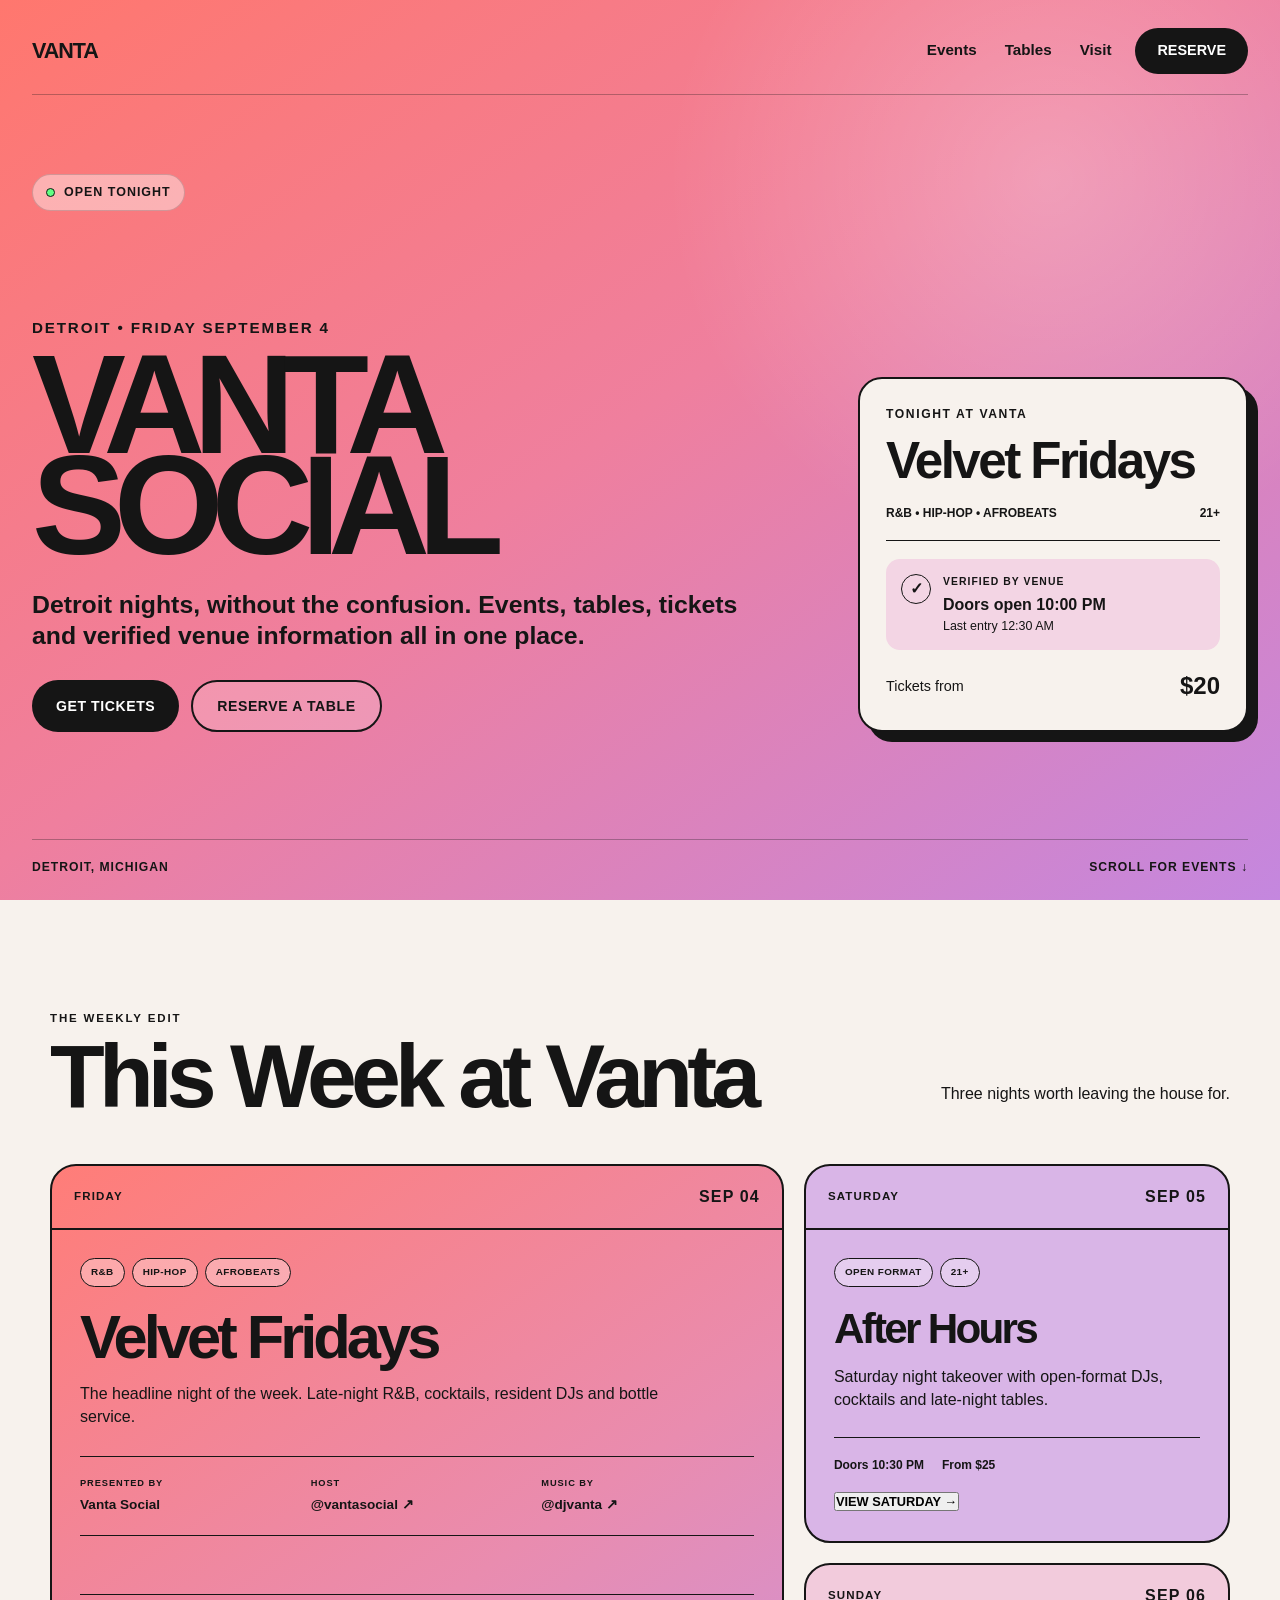
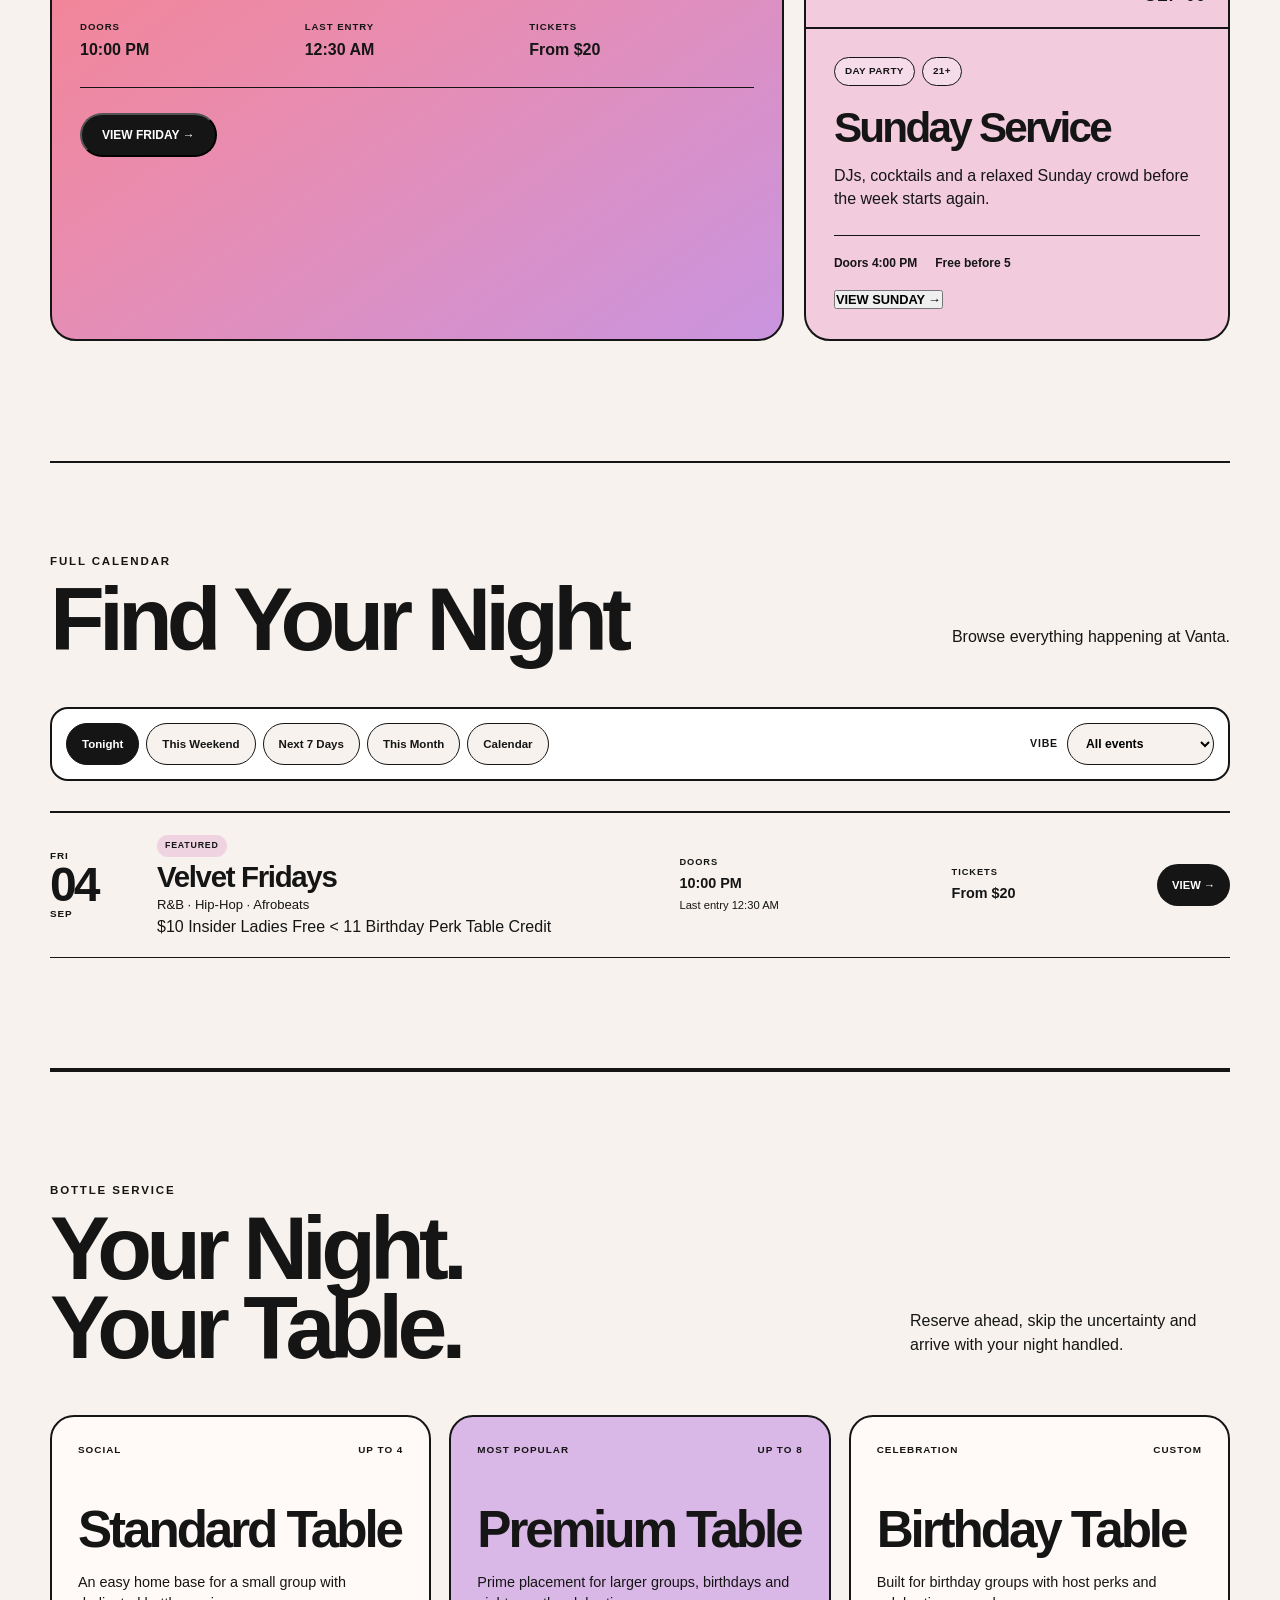
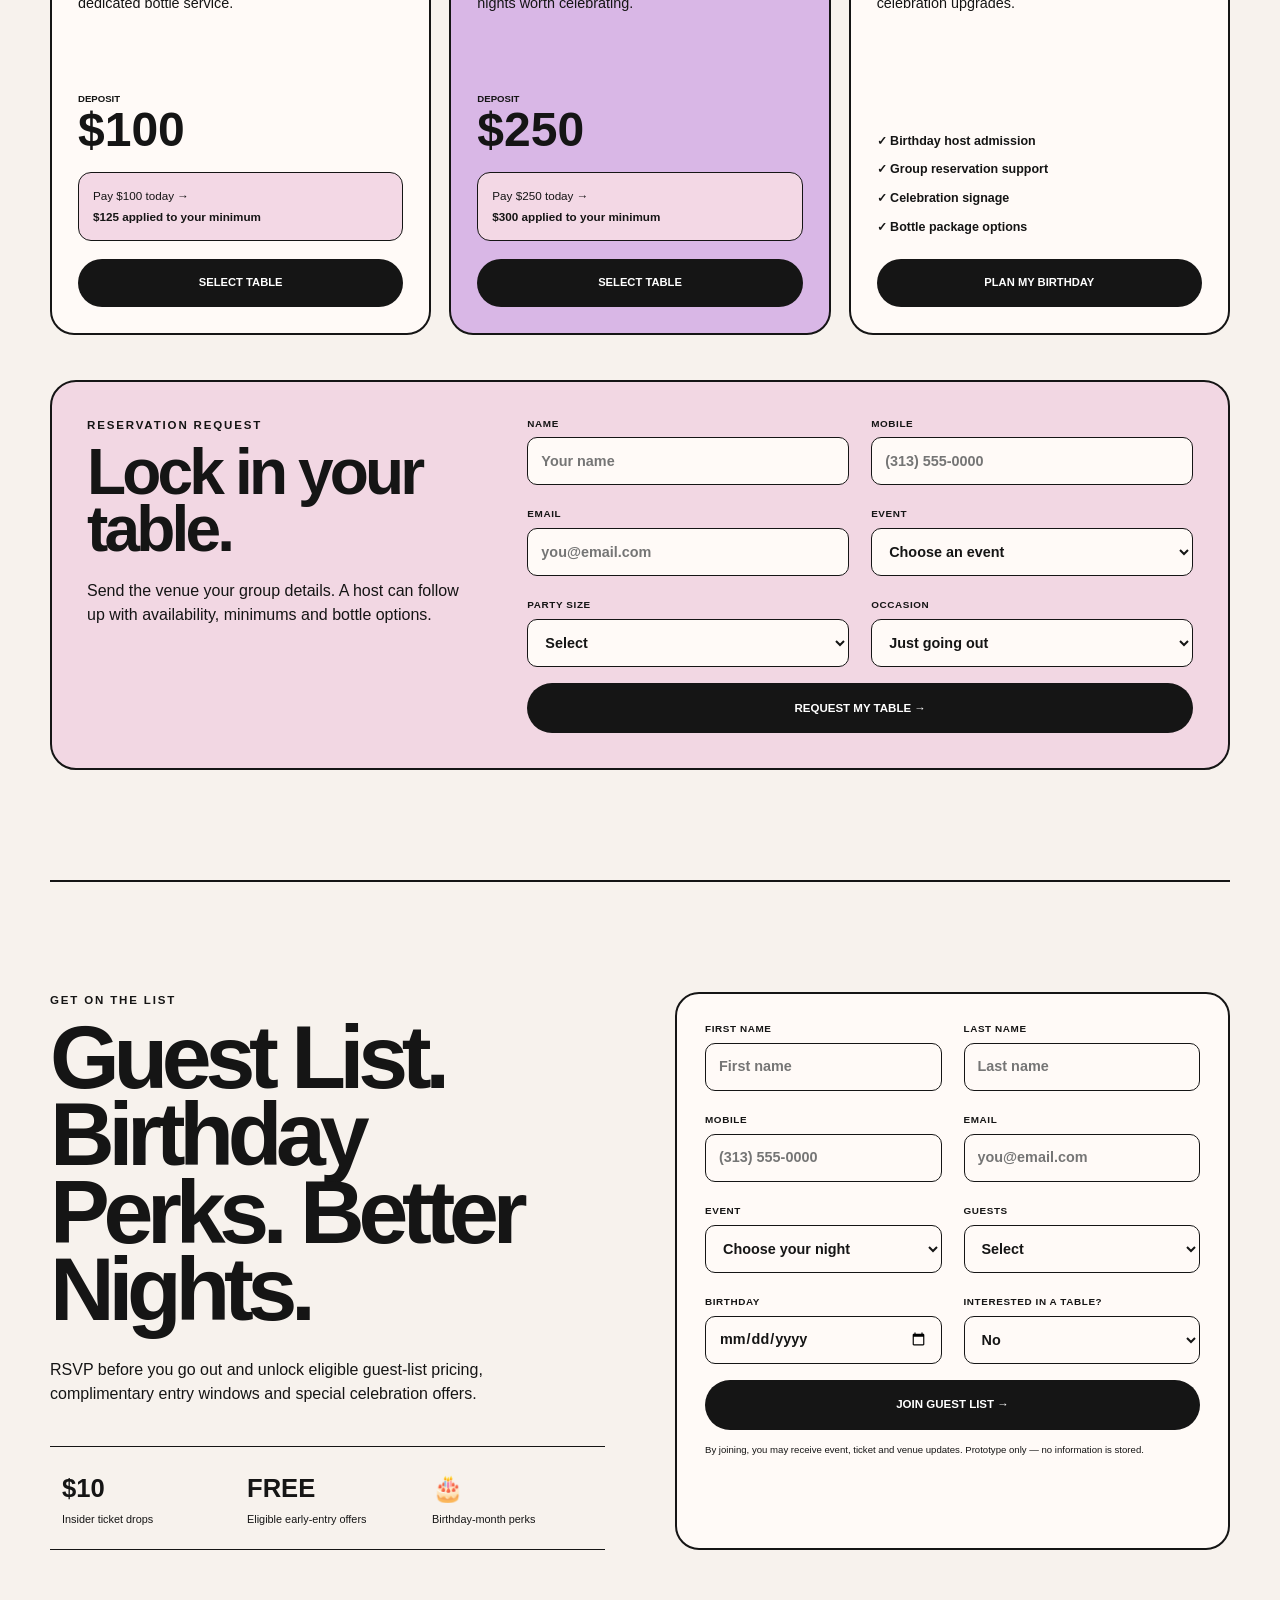
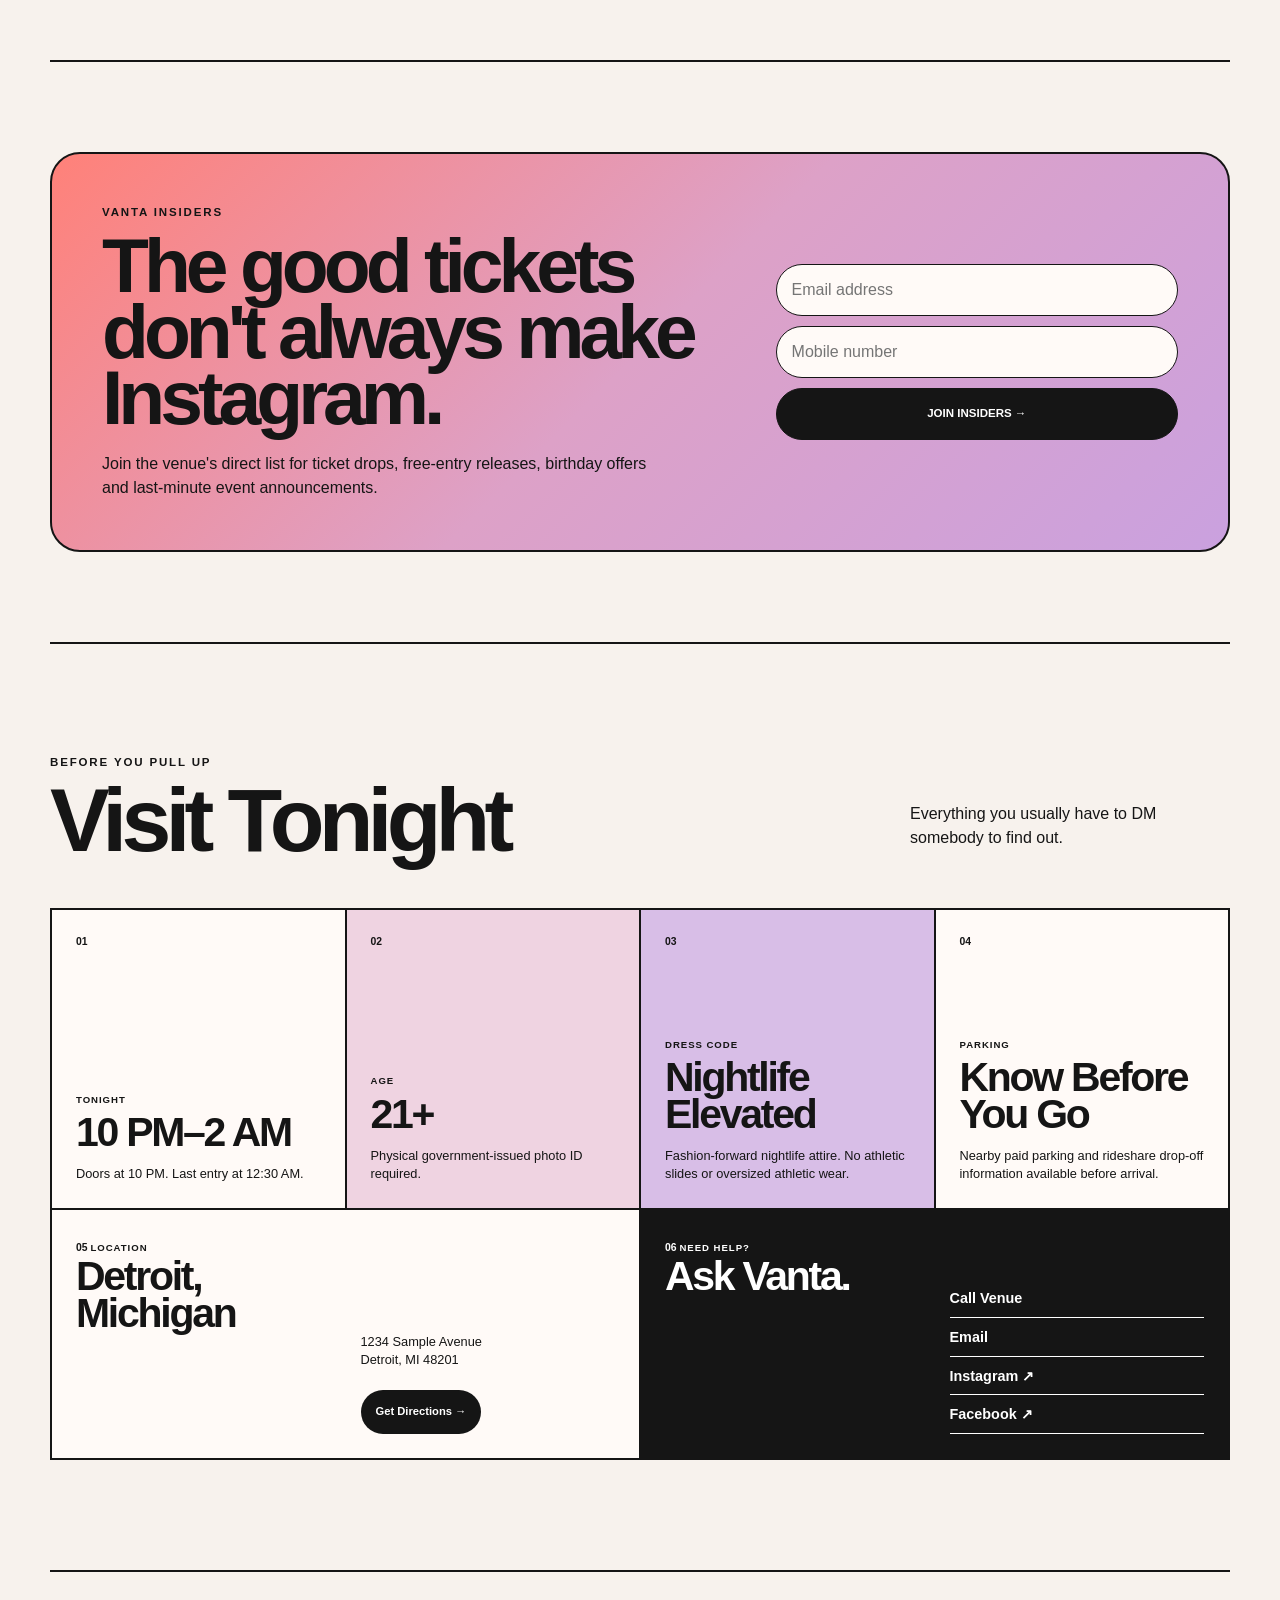
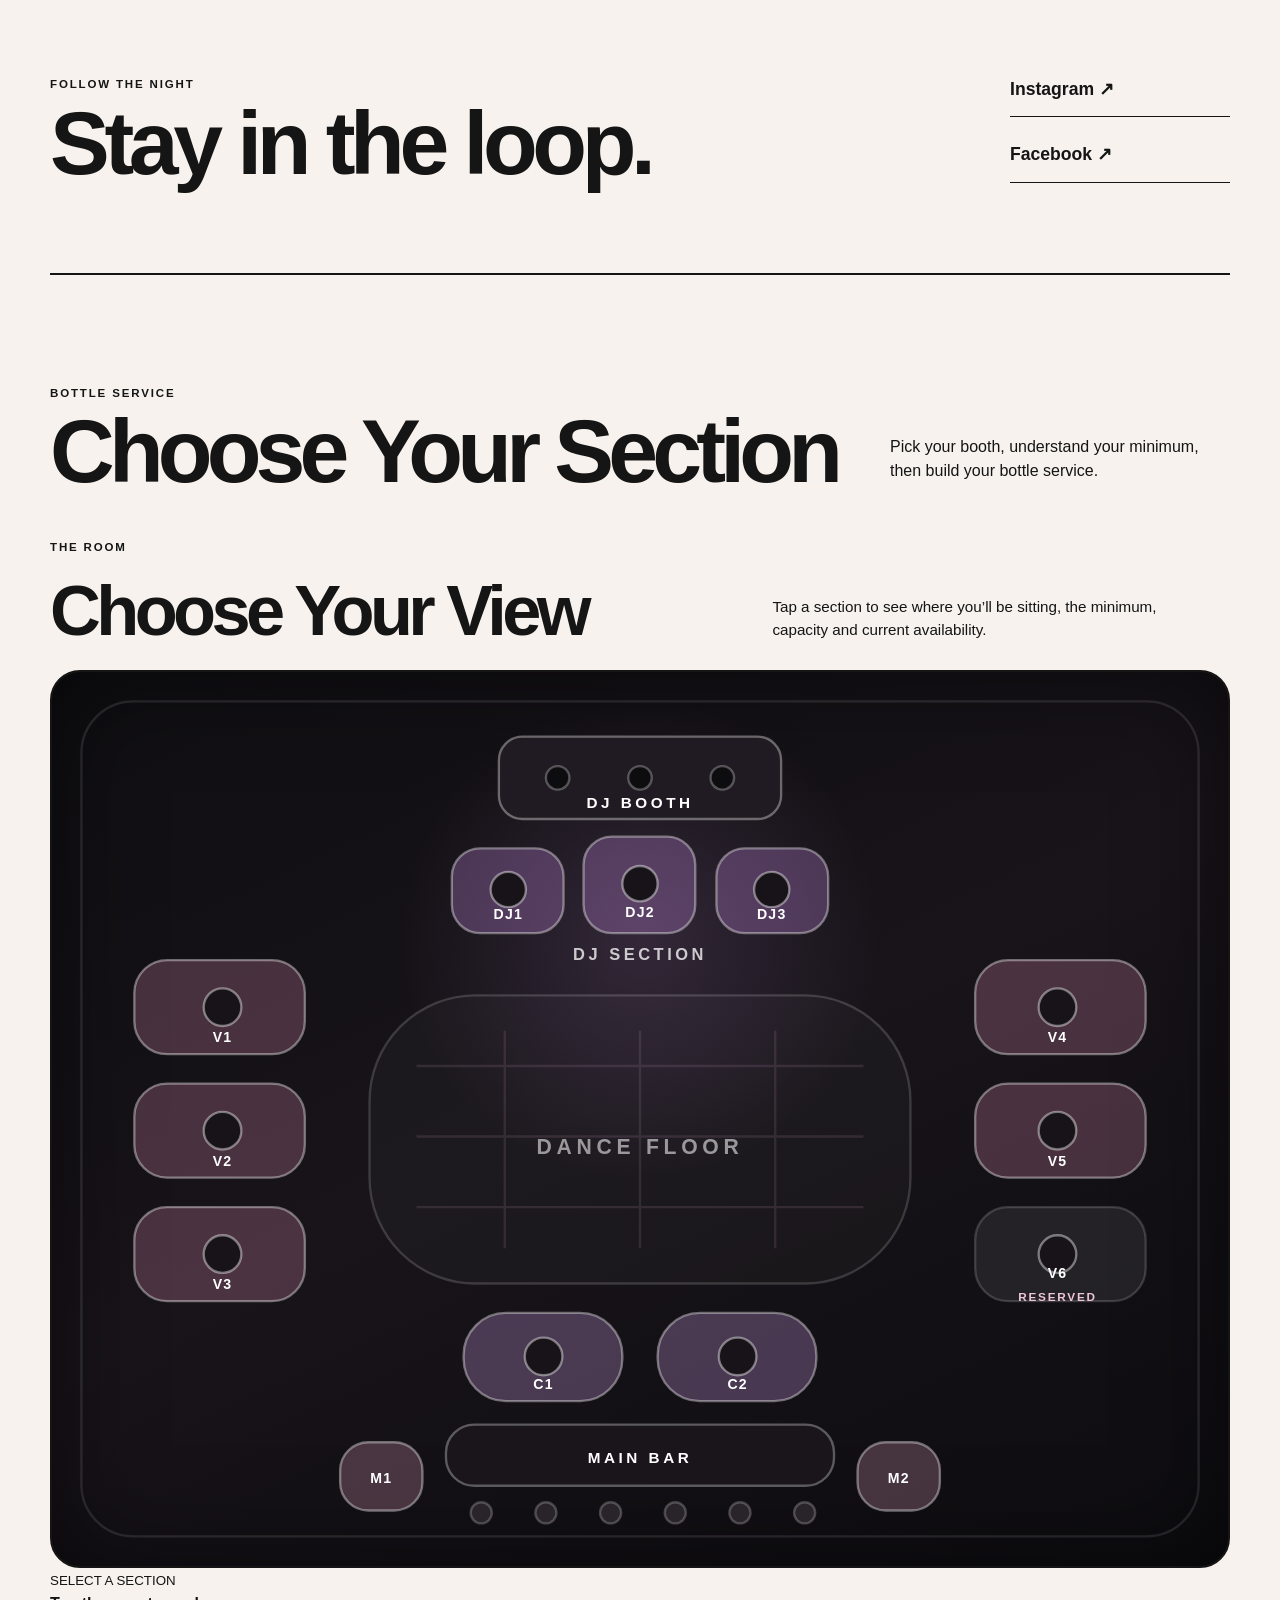
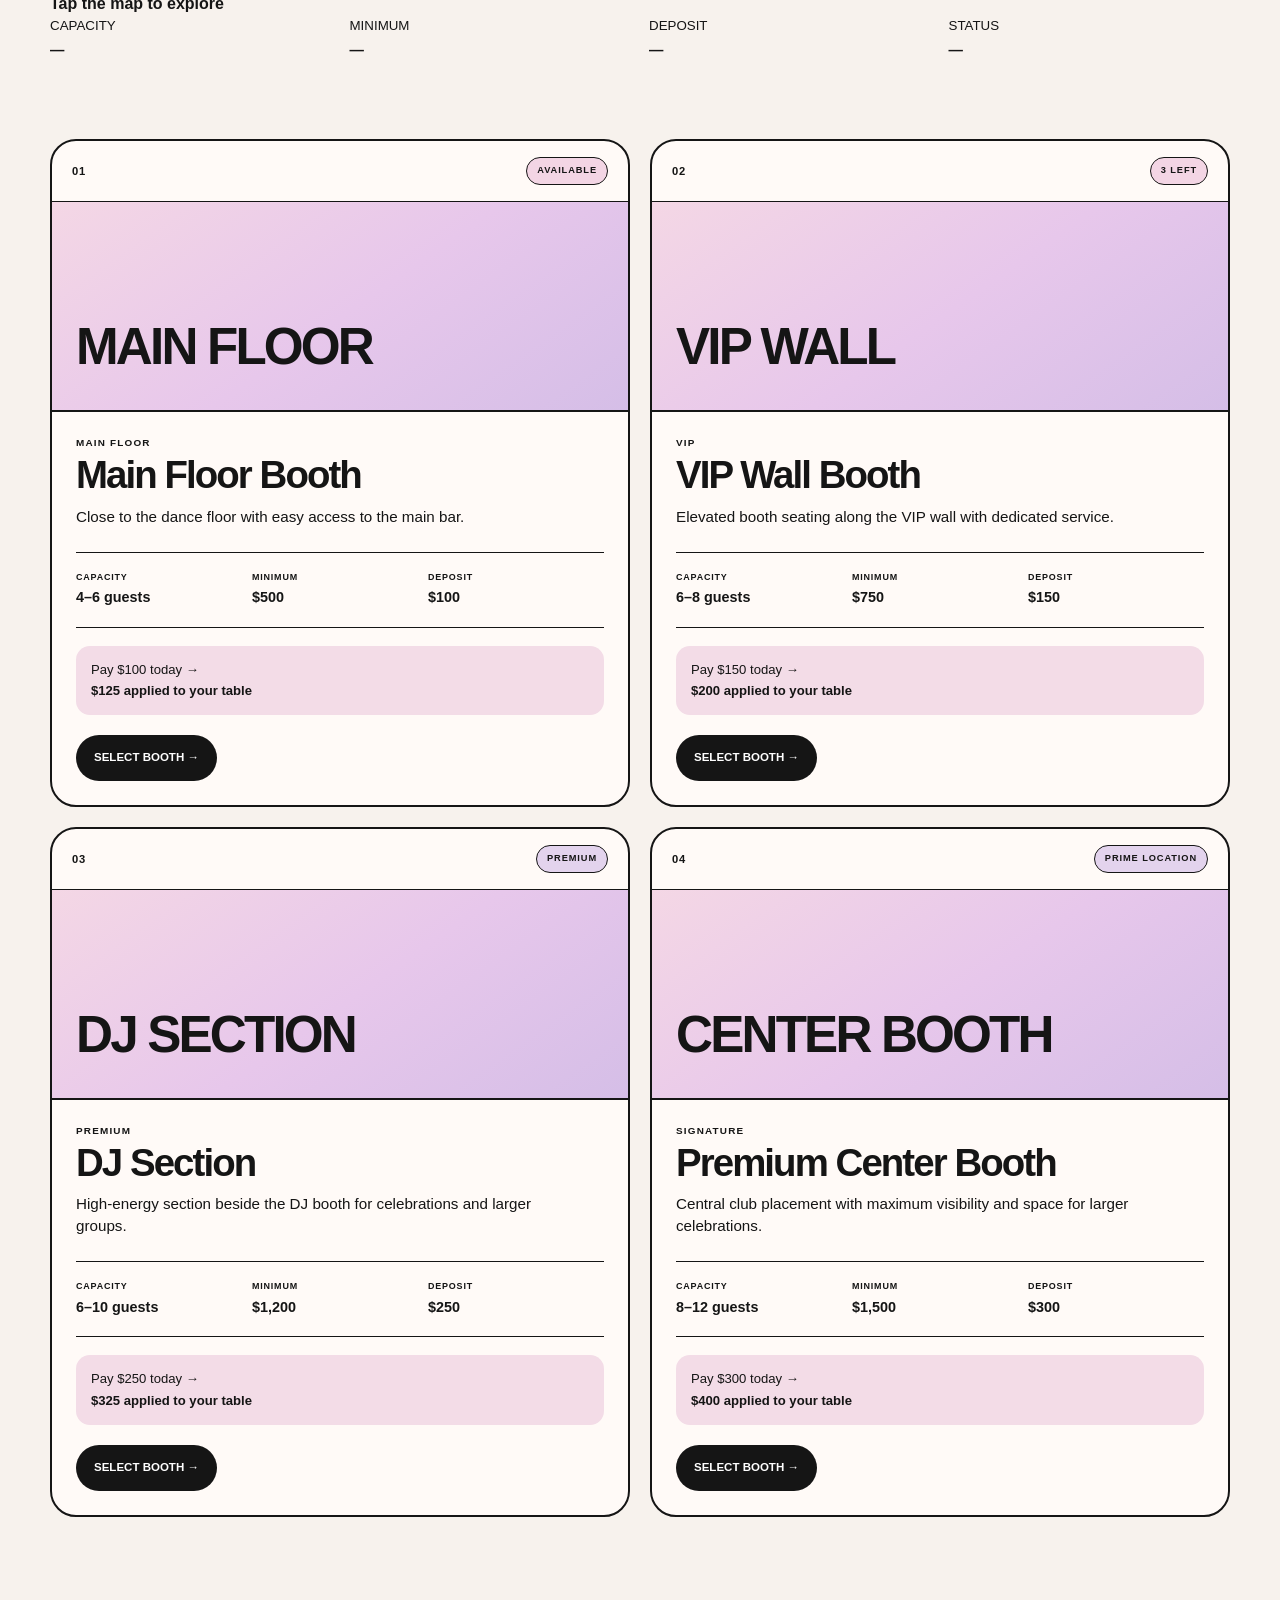
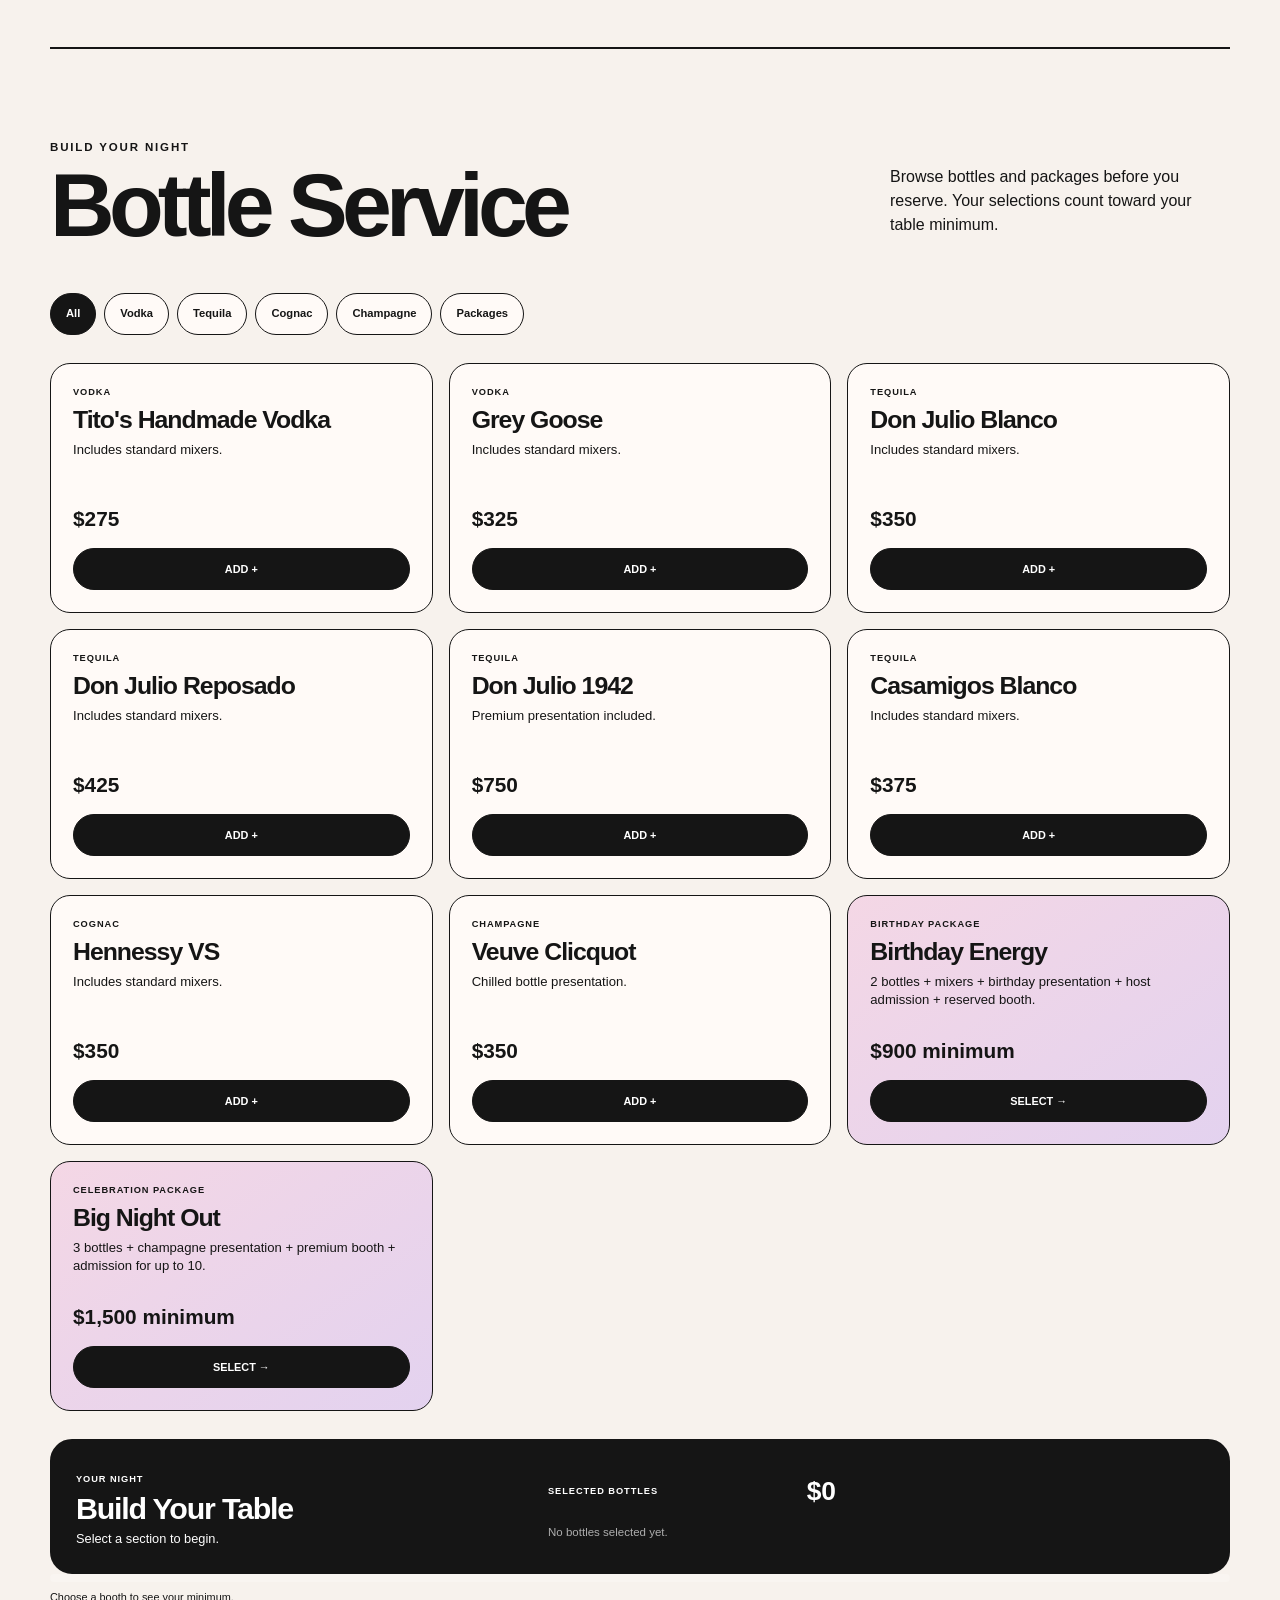
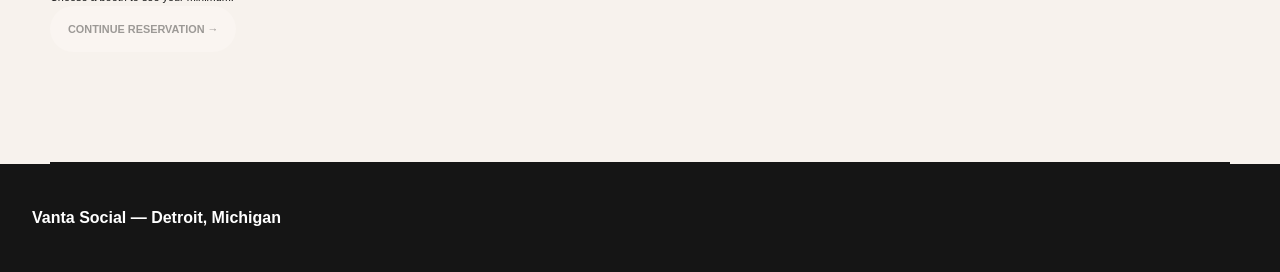
<file: index.html>
<!DOCTYPE html>
<html lang="en">

<head>
  <meta charset="UTF-8">

  <meta
    name="viewport"
    content="width=device-width, initial-scale=1.0"
  >

  <title>Vanta Social | Detroit Nightlife</title>

  <link rel="stylesheet" href="styles.css">

  <meta
    name="description"
    content="Vanta Social is a nightlife venue concept featuring events, guest lists, table reservations, verified event times, and promotional ticket offers."
  >
</head>

<body>

  <header class="hero">

    <nav class="navbar">
      <a href="#" class="logo">VANTA</a>

      <div class="nav-links">
        <a href="#events">Events</a>
        <a href="#tables">Tables</a>
        <a href="#info">Visit</a>
      </div>

      <a href="#tables" class="nav-button">Reserve</a>
    </nav>


    <div class="hero-status">
      <span class="status-dot"></span>
      OPEN TONIGHT
    </div>


    <div class="hero-content">

      <div class="hero-copy">

        <p class="eyebrow">
          DETROIT • FRIDAY SEPTEMBER 4
        </p>

        <h1>
          VANTA
          <span>SOCIAL</span>
        </h1>

        <p class="hero-description">
          Detroit nights, without the confusion.
          Events, tables, tickets and verified venue information
          all in one place.
        </p>

        <div class="hero-buttons">

          <a href="#events" class="primary-button">
            Get Tickets
          </a>

          <a href="#tables" class="secondary-button">
            Reserve a Table
          </a>

        </div>

      </div>


      <div class="tonight-card">

        <p class="card-label">
          TONIGHT AT VANTA
        </p>

        <h2>Velvet Fridays</h2>

        <div class="event-meta">
          <p>R&B • HIP-HOP • AFROBEATS</p>
          <p>21+</p>
        </div>

        <div class="verified-time">

          <span>✓</span>

          <div>
            <small>VERIFIED BY VENUE</small>
            <strong>Doors open 10:00 PM</strong>
            <p>Last entry 12:30 AM</p>
          </div>

        </div>

        <div class="ticket-row">
          <span>Tickets from</span>
          <strong>$20</strong>
        </div>

      </div>

    </div>


    <div class="hero-bottom">
      <span>DETROIT, MICHIGAN</span>
      <span>SCROLL FOR EVENTS ↓</span>
    </div>

  </header>


  <main>

    <section
      id="events"
      class="events-section"
    >

      <div class="featured-events">

        <div class="section-heading">

          <div>
            <p class="section-kicker">
              THE WEEKLY EDIT
            </p>

            <h2>
              This Week at Vanta
            </h2>
          </div>

          <p class="section-intro">
            Three nights worth leaving the house for.
          </p>

        </div>


        <div class="headline-grid">

          <article
            class="headline-card headline-main"
          >

            <div class="headline-date">
              <span>FRIDAY</span>
              <strong>SEP 04</strong>
            </div>

            <div class="headline-content">

              <div class="headline-tags">
                <span>R&B</span>
                <span>HIP-HOP</span>
                <span>AFROBEATS</span>
              </div>

              <h3>Velvet Fridays</h3>

              <p>
                The headline night of the week.
                Late-night R&B, cocktails,
                resident DJs and bottle service.
              </p>
<div class="event-credits">

  <div>
    <small>PRESENTED BY</small>
    <strong>Vanta Social</strong>
  </div>

  <div>
    <small>HOST</small>

    <a
      href="https://instagram.com"
      target="_blank"
      rel="noopener noreferrer"
    >
      @vantasocial ↗
    </a>
  </div>

  <div>
    <small>MUSIC BY</small>

    <a
      href="https://instagram.com"
      target="_blank"
      rel="noopener noreferrer"
    >
      @djvanta ↗
    </a>
  </div>

</div>
              <div class="headline-meta">

                <div>
                  <small>DOORS</small>
                  <strong>10:00 PM</strong>
                </div>

                <div>
                  <small>LAST ENTRY</small>
                  <strong>12:30 AM</strong>
                </div>

                <div>
                  <small>TICKETS</small>
                  <strong>From $20</strong>
                </div>

              </div>

              <button
                type="button"
                class="headline-button event-detail-button"
                data-event="velvet"
              >
                View Friday →
              </button>

            </div>

          </article>


          <article
            class="headline-card headline-secondary"
          >

            <div class="headline-date">
              <span>SATURDAY</span>
              <strong>SEP 05</strong>
            </div>

            <div class="headline-content">

              <div class="headline-tags">
                <span>OPEN FORMAT</span>
                <span>21+</span>
              </div>

              <h3>After Hours</h3>

              <p>
                Saturday night takeover with
                open-format DJs, cocktails and
                late-night tables.
              </p>

              <div class="headline-mini-meta">
                <span>Doors 10:30 PM</span>
                <span>From $25</span>
              </div>

              <button
                type="button"
                class="text-link event-detail-button"
                data-event="afterhours"
              >
                View Saturday →
              </button>

            </div>

          </article>


          <article
            class="headline-card headline-third"
          >

            <div class="headline-date">
              <span>SUNDAY</span>
              <strong>SEP 06</strong>
            </div>

            <div class="headline-content">

              <div class="headline-tags">
                <span>DAY PARTY</span>
                <span>21+</span>
              </div>

              <h3>Sunday Service</h3>

              <p>
                DJs, cocktails and a relaxed Sunday
                crowd before the week starts again.
              </p>

              <div class="headline-mini-meta">
                <span>Doors 4:00 PM</span>
                <span>Free before 5</span>
              </div>

              <button
                type="button"
                class="text-link event-detail-button"
                data-event="sunday"
              >
                View Sunday →
              </button>

            </div>

          </article>

        </div>

      </div>


      <div class="event-browser">

        <div class="browser-heading">

          <div>
            <p class="section-kicker">
              FULL CALENDAR
            </p>

            <h2>
              Find Your Night
            </h2>
          </div>

          <p>
            Browse everything happening at Vanta.
          </p>

        </div>


        <div class="event-controls">

          <div
            class="date-filters"
            role="group"
            aria-label="Filter events by date"
          >

            <button
              class="filter-button active"
              data-filter="tonight"
            >
              Tonight
            </button>

            <button
              class="filter-button"
              data-filter="weekend"
            >
              This Weekend
            </button>

            <button
              class="filter-button"
              data-filter="seven"
            >
              Next 7 Days
            </button>

            <button
              class="filter-button"
              data-filter="month"
            >
              This Month
            </button>

            <button
              class="filter-button"
              data-filter="calendar"
            >
              Calendar
            </button>

          </div>


          <div class="genre-filters">

            <label for="genre-filter">
              Vibe
            </label>

            <select id="genre-filter">
              <option value="all">
                All events
              </option>

              <option value="rnb">
                R&B
              </option>

              <option value="hiphop">
                Hip-Hop
              </option>

              <option value="afrobeats">
                Afrobeats
              </option>

              <option value="dayparty">
                Day Party
              </option>

              <option value="openformat">
                Open Format
              </option>
            </select>

          </div>

        </div>


        <div
          id="calendar-panel"
          class="calendar-panel hidden"
        >

          <div class="calendar-header">

            <button
              type="button"
              class="calendar-arrow"
              id="calendar-prev"
              aria-label="Previous month"
            >
              ←
            </button>

            <h3 id="calendar-month">
              September 2026
            </h3>

            <button
              type="button"
              class="calendar-arrow"
              id="calendar-next"
              aria-label="Next month"
            >
              →
            </button>

          </div>


          <div class="calendar-weekdays">
            <span>Sun</span>
            <span>Mon</span>
            <span>Tue</span>
            <span>Wed</span>
            <span>Thu</span>
            <span>Fri</span>
            <span>Sat</span>
          </div>

          <div
            id="calendar-grid"
            class="calendar-grid"
          ></div>

        </div>


        <div
          class="event-list"
          id="event-list"
        >

          <article
            class="event-row"
            data-date="2026-09-04"
            data-genre="rnb hiphop afrobeats"
          >

            <div class="event-row-date">
              <span>FRI</span>
              <strong>04</strong>
              <small>SEP</small>
            </div>

            <div class="event-row-main">

              <span class="event-row-label">
                FEATURED
              </span>

              <h3>Velvet Fridays</h3>

              <p>
                R&B · Hip-Hop · Afrobeats
              </p>

              <div class="promo-badges">

                <span class="promo-badge">
                  $10 Insider
                </span>

                <span class="promo-badge">
                  Ladies Free &lt; 11
                </span>

                <span class="promo-badge">
                  Birthday Perk
                </span>

                <span class="promo-badge">
                  Table Credit
                </span>

              </div>

            </div>

            <div class="event-row-time">
              <small>DOORS</small>
              <strong>10:00 PM</strong>
              <span>
                Last entry 12:30 AM
              </span>
            </div>

            <div class="event-row-price">
              <small>TICKETS</small>
              <strong>From $20</strong>
            </div>

           <a
  href="events/velvet-fridays-sep-4.html"
  class="row-button"
>
  View →
</a>

          </article>


          <article
            class="event-row"
            data-date="2026-09-05"
            data-genre="openformat"
          >

            <div class="event-row-date">
              <span>SAT</span>
              <strong>05</strong>
              <small>SEP</small>
            </div>

            <div class="event-row-main">

              <span class="event-row-label">
                SATURDAY
              </span>

              <h3>After Hours</h3>

              <p>
                Open Format · 21+
              </p>

              <div class="promo-badges">

                <span class="promo-badge">
                  $10 Insider
                </span>

                <span class="promo-badge">
                  Table Credit
                </span>

              </div>

            </div>

            <div class="event-row-time">
              <small>DOORS</small>
              <strong>10:30 PM</strong>
              <span>
                Last entry 1:00 AM
              </span>
            </div>

            <div class="event-row-price">
              <small>TICKETS</small>
              <strong>From $25</strong>
            </div>

            <button
              type="button"
              class="row-button event-detail-button"
              data-event="afterhours"
            >
              View →
            </button>

          </article>


          <article
            class="event-row"
            data-date="2026-09-06"
            data-genre="dayparty"
          >

            <div class="event-row-date">
              <span>SUN</span>
              <strong>06</strong>
              <small>SEP</small>
            </div>

            <div class="event-row-main">

              <span class="event-row-label">
                DAY PARTY
              </span>

              <h3>Sunday Service</h3>

              <p>
                Day Party · DJs · Cocktails
              </p>

              <div class="promo-badges">

                <span class="promo-badge">
                  Ladies Free &lt; 5
                </span>

                <span class="promo-badge">
                  Birthday Perk
                </span>

              </div>

            </div>

            <div class="event-row-time">
              <small>DOORS</small>
              <strong>4:00 PM</strong>
              <span>
                Last entry 7:30 PM
              </span>
            </div>

            <div class="event-row-price">
              <small>TICKETS</small>
              <strong>
                Free before 5
              </strong>
            </div>

            <button
              type="button"
              class="row-button event-detail-button"
              data-event="sunday"
            >
              View →
            </button>

          </article>


          <article
            class="event-row"
            data-date="2026-09-12"
            data-genre="hiphop rnb"
          >

            <div class="event-row-date">
              <span>SAT</span>
              <strong>12</strong>
              <small>SEP</small>
            </div>

            <div class="event-row-main">

              <span class="event-row-label">
                SPECIAL EVENT
              </span>

              <h3>Midnight Social</h3>

              <p>
                Hip-Hop · R&B · Guest DJs
              </p>

              <div class="promo-badges">

                <span class="promo-badge">
                  $10 Insider
                </span>

                <span class="promo-badge">
                  First 50 Free
                </span>

                <span class="promo-badge">
                  VIP Express
                </span>

              </div>

            </div>

            <div class="event-row-time">
              <small>DOORS</small>
              <strong>10:00 PM</strong>
              <span>
                Last entry 12:30 AM
              </span>
            </div>

            <div class="event-row-price">
              <small>TICKETS</small>
              <strong>From $25</strong>
            </div>

            <button
              type="button"
              class="row-button event-detail-button"
              data-event="midnight"
            >
              View →
            </button>

          </article>


          <article
            class="event-row"
            data-date="2026-09-18"
            data-genre="afrobeats"
          >

            <div class="event-row-date">
              <span>FRI</span>
              <strong>18</strong>
              <small>SEP</small>
            </div>

            <div class="event-row-main">

              <span class="event-row-label">
                FRIDAY
              </span>

              <h3>Global Frequency</h3>

              <p>
                Afrobeats · Amapiano · Global Club
              </p>

              <div class="promo-badges">

                <span class="promo-badge">
                  Early Bird
                </span>

                <span class="promo-badge">
                  Birthday Perk
                </span>

              </div>

            </div>

            <div class="event-row-time">
              <small>DOORS</small>
              <strong>10:00 PM</strong>
              <span>
                Last entry 12:30 AM
              </span>
            </div>

            <div class="event-row-price">
              <small>TICKETS</small>
              <strong>From $20</strong>
            </div>

            <button
              type="button"
              class="row-button event-detail-button"
              data-event="global"
            >
              View →
            </button>

          </article>

        </div>


        <div
          id="no-events"
          class="no-events hidden"
        >
          No events match those filters.
        </div>


        <div
          id="event-detail-panel"
          class="event-detail-panel hidden"
        >

          <div class="event-detail-header">

            <div>

              <p class="section-kicker">
                EVENT OFFERS
              </p>

              <h3 id="detail-event-name">
                Velvet Fridays
              </h3>

            </div>

            <button
              type="button"
              id="close-event-detail"
              class="detail-close"
              aria-label="Close event details"
            >
              ×
            </button>

          </div>


          <div
            id="detail-offers"
            class="detail-offers"
          ></div>


          <div class="detail-bottom">

            <div>
              <small>
                REGULAR ADMISSION
              </small>

              <strong
                id="detail-regular-price"
              >
                From $20
              </strong>
            </div>
            <button
              type="button"
              class="detail-ticket-button"
            >
              Buy Regular Ticket →
            </button>

          </div>

        </div>

      </div>

    </section>


    <!-- ========================================
         TABLES
    ======================================== -->

    <section id="tables" class="tables-section">
  <div class="section-heading">

    <div>
      <p class="section-kicker">
        BOTTLE SERVICE
      </p>

      <h2>
        Your Night.<br>
        Your Table.
      </h2>
    </div>

    <p class="section-intro">
      Reserve ahead, skip the uncertainty
      and arrive with your night handled.
    </p>

  </div>


  <div class="table-grid">

    <article class="table-card">

      <div class="table-card-top">

        <span class="table-type">
          SOCIAL
        </span>

        <span class="table-capacity">
          UP TO 4
        </span>

      </div>

      <h3>
        Standard Table
      </h3>

      <p>
        An easy home base for a small group
        with dedicated bottle service.
      </p>

      <div class="table-price">

        <small>DEPOSIT</small>

        <strong>
          $100
        </strong>

      </div>

      <div class="table-credit">
        Pay $100 today →
        <strong>$125 applied to your minimum</strong>
      </div>

      <button
        type="button"
        class="table-select-button"
        data-table="Standard Table"
      >
        Select Table
      </button>

    </article>


    <article class="table-card table-card-featured">

      <div class="table-card-top">

        <span class="table-type">
          MOST POPULAR
        </span>

        <span class="table-capacity">
          UP TO 8
        </span>

      </div>

      <h3>
        Premium Table
      </h3>

      <p>
        Prime placement for larger groups,
        birthdays and nights worth celebrating.
      </p>

      <div class="table-price">

        <small>DEPOSIT</small>

        <strong>
          $250
        </strong>

      </div>

      <div class="table-credit">
        Pay $250 today →
        <strong>$300 applied to your minimum</strong>
      </div>

      <button
        type="button"
        class="table-select-button"
        data-table="Premium Table"
      >
        Select Table
      </button>

    </article>


    <article class="table-card">

      <div class="table-card-top">

        <span class="table-type">
          CELEBRATION
        </span>

        <span class="table-capacity">
          CUSTOM
        </span>

      </div>

      <h3>
        Birthday Table
      </h3>

      <p>
        Built for birthday groups with host
        perks and celebration upgrades.
      </p>

      <div class="birthday-includes">

        <span>✓ Birthday host admission</span>
        <span>✓ Group reservation support</span>
        <span>✓ Celebration signage</span>
        <span>✓ Bottle package options</span>

      </div>

      <button
        type="button"
        class="table-select-button"
        data-table="Birthday Table"
      >
        Plan My Birthday
      </button>

    </article>

  </div>


  <div class="table-request-panel">

    <div class="table-request-copy">

      <p class="section-kicker">
        RESERVATION REQUEST
      </p>

      <h3>
        Lock in your table.
      </h3>

      <p>
        Send the venue your group details.
        A host can follow up with availability,
        minimums and bottle options.
      </p>

    </div>


    <form
      id="table-request-form"
      class="nightlife-form"
    >

      <div class="form-grid">

        <label>
          Name

          <input
            type="text"
            name="name"
            required
            placeholder="Your name"
          >
        </label>


        <label>
          Mobile

          <input
            type="tel"
            name="phone"
            required
            placeholder="(313) 555-0000"
          >
        </label>


        <label>
          Email

          <input
            type="email"
            name="email"
            required
            placeholder="you@email.com"
          >
        </label>


        <label>
          Event

          <select
            name="event"
            required
          >

            <option value="">
              Choose an event
            </option>

            <option>
              Velvet Fridays
            </option>

            <option>
              After Hours
            </option>

            <option>
              Sunday Service
            </option>

            <option>
              Midnight Social
            </option>

            <option>
              Global Frequency
            </option>

          </select>

        </label>


        <label>
          Party Size

          <select
            name="party-size"
            required
          >

            <option value="">
              Select
            </option>

            <option>2–4</option>
            <option>5–8</option>
            <option>9–12</option>
            <option>13+</option>

          </select>

        </label>


        <label>
          Occasion

          <select
            name="occasion"
          >

            <option>
              Just going out
            </option>

            <option>
              Birthday
            </option>

            <option>
              Bachelorette
            </option>

            <option>
              Graduation
            </option>

            <option>
              Other celebration
            </option>

          </select>

        </label>

      </div>


      <button
        type="submit"
        class="form-submit-button"
      >
        Request My Table →
      </button>


      <p
        id="table-form-message"
        class="form-message hidden"
      >
        ✓ Prototype request received.
      </p>

    </form>

  </div>

</section>


<!-- ========================================
     GUEST LIST + BIRTHDAYS
======================================== -->

<section
  id="guest-list"
  class="guest-section"
>

  <div class="guest-layout">


    <div class="guest-copy">

      <p class="section-kicker">
        GET ON THE LIST
      </p>

      <h2>
        Guest List.
        Birthday Perks.
        Better Nights.
      </h2>

      <p>
        RSVP before you go out and unlock
        eligible guest-list pricing,
        complimentary entry windows and
        special celebration offers.
      </p>


      <div class="guest-benefits">

        <div>
          <strong>$10</strong>
          <span>Insider ticket drops</span>
        </div>

        <div>
          <strong>FREE</strong>
          <span>Eligible early-entry offers</span>
        </div>

        <div>
          <strong>🎂</strong>
          <span>Birthday-month perks</span>
        </div>

      </div>

    </div>


    <form
      id="guest-list-form"
      class="nightlife-form guest-form"
    >

      <div class="form-grid">

        <label>
          First Name

          <input
            type="text"
            required
            placeholder="First name"
          >
        </label>


        <label>
          Last Name

          <input
            type="text"
            required
            placeholder="Last name"
          >
        </label>


        <label>
          Mobile

          <input
            type="tel"
            required
            placeholder="(313) 555-0000"
          >
        </label>


        <label>
          Email

          <input
            type="email"
            required
            placeholder="you@email.com"
          >
        </label>


        <label>
          Event

          <select required>

            <option value="">
              Choose your night
            </option>

            <option>
              Velvet Fridays
            </option>

            <option>
              After Hours
            </option>

            <option>
              Sunday Service
            </option>

            <option>
              Midnight Social
            </option>

            <option>
              Global Frequency
            </option>

          </select>

        </label>


        <label>
          Guests

          <select required>

            <option value="">
              Select
            </option>

            <option>1</option>
            <option>2</option>
            <option>3</option>
            <option>4</option>
            <option>5+</option>

          </select>

        </label>


        <label>
          Birthday

          <input
            type="date"
          >
        </label>


        <label>
          Interested in a table?

          <select>

            <option>
              No
            </option>

            <option>
              Yes — send me options
            </option>

            <option>
              Maybe
            </option>

          </select>

        </label>

      </div>


      <button
        type="submit"
        class="form-submit-button"
      >
        Join Guest List →
      </button>


      <p class="consent-copy">
        By joining, you may receive event,
        ticket and venue updates.
        Prototype only — no information
        is stored.
      </p>


      <p
        id="guest-form-message"
        class="form-message hidden"
      >
        ✓ You're on the prototype guest list.
      </p>

    </form>

  </div>

</section>


<!-- ========================================
     INSIDER CLUB
======================================== -->

<section class="insider-section">

  <div class="insider-box">

    <div>

      <p class="section-kicker">
        VANTA INSIDERS
      </p>

      <h2>
        The good tickets
        don't always make Instagram.
      </h2>

      <p>
        Join the venue's direct list for
        ticket drops, free-entry releases,
        birthday offers and last-minute
        event announcements.
      </p>

    </div>


    <form
      id="insider-form"
      class="insider-form"
    >

      <input
        type="email"
        required
        placeholder="Email address"
      >

      <input
        type="tel"
        required
        placeholder="Mobile number"
      >

      <button type="submit">
        Join Insiders →
      </button>


      <p
        id="insider-message"
        class="form-message hidden"
      >
        ✓ Insider access unlocked.
      </p>

    </form>

  </div>

</section>


<!-- ========================================
     VISIT TONIGHT
======================================== -->

<section
  id="info"
  class="visit-section"
>

  <div class="section-heading">

    <div>

      <p class="section-kicker">
        BEFORE YOU PULL UP
      </p>

      <h2>
        Visit Tonight
      </h2>

    </div>

    <p class="section-intro">
      Everything you usually have to
      DM somebody to find out.
    </p>

  </div>


  <div class="visit-grid">

    <article class="visit-card">

      <span class="visit-number">
        01
      </span>

      <small>TONIGHT</small>

      <h3>
        10 PM–2 AM
      </h3>

      <p>
        Doors at 10 PM.
        Last entry at 12:30 AM.
      </p>

    </article>


    <article class="visit-card">

      <span class="visit-number">
        02
      </span>

      <small>AGE</small>

      <h3>
        21+
      </h3>

      <p>
        Physical government-issued
        photo ID required.
      </p>

    </article>


    <article class="visit-card">

      <span class="visit-number">
        03
      </span>

      <small>DRESS CODE</small>

      <h3>
        Nightlife
        Elevated
      </h3>

      <p>
        Fashion-forward nightlife attire.
        No athletic slides or oversized
        athletic wear.
      </p>

    </article>


    <article class="visit-card">

      <span class="visit-number">
        04
      </span>

      <small>PARKING</small>

      <h3>
        Know Before
        You Go
      </h3>

      <p>
        Nearby paid parking and
        rideshare drop-off information
        available before arrival.
      </p>

    </article>


    <article class="visit-card visit-card-wide">

      <div>

        <span class="visit-number">
          05
        </span>

        <small>LOCATION</small>

        <h3>
          Detroit,
          Michigan
        </h3>

      </div>

      <div class="location-info">

        <p>
          1234 Sample Avenue<br>
          Detroit, MI 48201
        </p>

        <button
          type="button"
          class="directions-button"
        >
          Get Directions →
        </button>

      </div>

    </article>


    <article class="visit-card visit-card-wide contact-card">

      <div>

        <span class="visit-number">
          06
        </span>

        <small>NEED HELP?</small>

        <h3>
          Ask Vanta.
        </h3>

      </div>

    <div class="contact-actions">

  <a
    href="tel:3135550000"
  >
    Call Venue
  </a>

  <a
    href="mailto:hello@vantasocial.com"
  >
    Email
  </a>

  <a
    href="https://instagram.com"
    target="_blank"
    rel="noopener noreferrer"
  >
    Instagram ↗
  </a>

  <a
    href="https://facebook.com"
    target="_blank"
    rel="noopener noreferrer"
  >
    Facebook ↗
  </a>

</div>

      </div>

    </article>

  </div>

</section>
  </main>

<section class="social-strip">

  <div>
    <p class="section-kicker">
      FOLLOW THE NIGHT
    </p>

    <h2>
      Stay in the loop.
    </h2>
  </div>

  <div class="social-links">

    <a
      href="https://instagram.com"
      target="_blank"
      rel="noopener noreferrer"
    >
      Instagram ↗
    </a>

    <a
      href="https://facebook.com"
      target="_blank"
      rel="noopener noreferrer"
    >
      Facebook ↗
    </a>

  </div>

</section>
  <section id="tables" class="tables-section">

  <div class="tables-heading">

    <div>
      <p class="section-kicker">BOTTLE SERVICE</p>
      <h2>Choose Your Section</h2>
    </div>

    <p>
      Pick your booth, understand your minimum,
      then build your bottle service.
    </p>

  </div>

<div class="club-map">

  <div class="club-map-heading">
    <p class="section-kicker">THE ROOM</p>
    <h3>Choose Your View</h3>
    <p>
      Tap a section to see where you’ll be sitting,
      the minimum, capacity and current availability.
    </p>
  </div>


  <div class="floorplan floorplan-svg">

  <svg
    viewBox="0 0 1000 760"
    role="img"
    aria-labelledby="floorplan-title floorplan-desc"
  >

    <title id="floorplan-title">
      Vanta Social club floorplan
    </title>

    <desc id="floorplan-desc">
      Interactive top-down floorplan showing DJ booths,
      VIP booths, center booths, dance floor, bar and
      main floor booths.
    </desc>


    <!-- ROOM OUTLINE -->

    <rect
      x="25"
      y="25"
      width="950"
      height="710"
      rx="44"
      class="map-room-outline"
    />


    <!-- DJ BOOTH -->

    <g class="map-fixture">

      <rect
        x="380"
        y="55"
        width="240"
        height="70"
        rx="20"
        class="map-dj-booth"
      />

      <circle
        cx="430"
        cy="90"
        r="10"
        class="map-equipment"
      />

      <circle
        cx="500"
        cy="90"
        r="10"
        class="map-equipment"
      />

      <circle
        cx="570"
        cy="90"
        r="10"
        class="map-equipment"
      />

      <text
        x="500"
        y="116"
        text-anchor="middle"
        class="map-label-small"
      >
        DJ BOOTH
      </text>

    </g>


    <!-- DJ SECTION BOOTHS -->

    <g
      class="map-zone"
      data-section-map="dj-section"
      tabindex="0"
      role="button"
      aria-label="DJ Section"
    >

      <rect
        x="340"
        y="150"
        width="95"
        height="72"
        rx="24"
        class="map-booth map-booth-dj"
      />

      <circle
        cx="388"
        cy="185"
        r="15"
        class="map-table"
      />

      <text
        x="388"
        y="210"
        text-anchor="middle"
        class="map-booth-number"
      >
        DJ1
      </text>


      <rect
        x="452"
        y="140"
        width="95"
        height="82"
        rx="24"
        class="map-booth map-booth-dj"
      />

      <circle
        cx="500"
        cy="180"
        r="15"
        class="map-table"
      />

      <text
        x="500"
        y="208"
        text-anchor="middle"
        class="map-booth-number"
      >
        DJ2
      </text>


      <rect
        x="565"
        y="150"
        width="95"
        height="72"
        rx="24"
        class="map-booth map-booth-dj"
      />

      <circle
        cx="612"
        cy="185"
        r="15"
        class="map-table"
      />

      <text
        x="612"
        y="210"
        text-anchor="middle"
        class="map-booth-number"
      >
        DJ3
      </text>

      <text
        x="500"
        y="245"
        text-anchor="middle"
        class="map-zone-title"
      >
        DJ SECTION
      </text>

    </g>


    <!-- LEFT VIP WALL -->

    <g
      class="map-zone"
      data-section-map="vip-wall"
      tabindex="0"
      role="button"
      aria-label="VIP Wall Booths"
    >

      <rect
        x="70"
        y="245"
        width="145"
        height="80"
        rx="28"
        class="map-booth map-booth-vip"
      />

      <circle
        cx="145"
        cy="285"
        r="16"
        class="map-table"
      />

      <text
        x="145"
        y="315"
        text-anchor="middle"
        class="map-booth-number"
      >
        V1
      </text>


      <rect
        x="70"
        y="350"
        width="145"
        height="80"
        rx="28"
        class="map-booth map-booth-vip"
      />

      <circle
        cx="145"
        cy="390"
        r="16"
        class="map-table"
      />

      <text
        x="145"
        y="420"
        text-anchor="middle"
        class="map-booth-number"
      >
        V2
      </text>


      <rect
        x="70"
        y="455"
        width="145"
        height="80"
        rx="28"
        class="map-booth map-booth-vip"
      />

      <circle
        cx="145"
        cy="495"
        r="16"
        class="map-table"
      />

      <text
        x="145"
        y="525"
        text-anchor="middle"
        class="map-booth-number"
      >
        V3
      </text>

    </g>


    <!-- RIGHT VIP WALL -->

    <g
      class="map-zone"
      data-section-map="vip-wall"
      tabindex="0"
      role="button"
      aria-label="VIP Wall Booths"
    >

      <rect
        x="785"
        y="245"
        width="145"
        height="80"
        rx="28"
        class="map-booth map-booth-vip"
      />

      <circle
        cx="855"
        cy="285"
        r="16"
        class="map-table"
      />

      <text
        x="855"
        y="315"
        text-anchor="middle"
        class="map-booth-number"
      >
        V4
      </text>


      <rect
        x="785"
        y="350"
        width="145"
        height="80"
        rx="28"
        class="map-booth map-booth-vip"
      />

      <circle
        cx="855"
        cy="390"
        r="16"
        class="map-table"
      />

      <text
        x="855"
        y="420"
        text-anchor="middle"
        class="map-booth-number"
      >
        V5
      </text>


      <rect
        x="785"
        y="455"
        width="145"
        height="80"
        rx="28"
        class="map-booth map-booth-vip reserved"
      />

      <circle
        cx="855"
        cy="495"
        r="16"
        class="map-table"
      />

      <text
        x="855"
        y="515"
        text-anchor="middle"
        class="map-booth-number"
      >
        V6
      </text>

      <text
        x="855"
        y="535"
        text-anchor="middle"
        class="map-reserved-label"
      >
        RESERVED
      </text>

    </g>


    <!-- DANCE FLOOR -->

    <g class="map-fixture">

      <rect
        x="270"
        y="275"
        width="460"
        height="245"
        rx="90"
        class="map-dance-floor"
      />

      <path
        d="
          M310 335
          H690
          M310 395
          H690
          M310 455
          H690

          M385 305
          V490
          M500 305
          V490
          M615 305
          V490
        "
        class="map-floor-grid"
      />

      <text
        x="500"
        y="410"
        text-anchor="middle"
        class="map-dance-label"
      >
        DANCE FLOOR
      </text>

    </g>


    <!-- CENTER BOOTHS -->

    <g
      class="map-zone"
      data-section-map="center-booth"
      tabindex="0"
      role="button"
      aria-label="Premium Center Booths"
    >

      <rect
        x="350"
        y="545"
        width="135"
        height="75"
        rx="36"
        class="map-booth map-booth-center"
      />

      <circle
        cx="418"
        cy="582"
        r="16"
        class="map-table"
      />

      <text
        x="418"
        y="610"
        text-anchor="middle"
        class="map-booth-number"
      >
        C1
      </text>


      <rect
        x="515"
        y="545"
        width="135"
        height="75"
        rx="36"
        class="map-booth map-booth-center"
      />

      <circle
        cx="583"
        cy="582"
        r="16"
        class="map-table"
      />

      <text
        x="583"
        y="610"
        text-anchor="middle"
        class="map-booth-number"
      >
        C2
      </text>

    </g>


    <!-- MAIN BAR -->

    <g class="map-fixture">

      <rect
        x="335"
        y="640"
        width="330"
        height="52"
        rx="24"
        class="map-bar"
      />

      <text
        x="500"
        y="673"
        text-anchor="middle"
        class="map-label-small"
      >
        MAIN BAR
      </text>


      <circle cx="365" cy="715" r="9" class="map-stool" />
      <circle cx="420" cy="715" r="9" class="map-stool" />
      <circle cx="475" cy="715" r="9" class="map-stool" />
      <circle cx="530" cy="715" r="9" class="map-stool" />
      <circle cx="585" cy="715" r="9" class="map-stool" />
      <circle cx="640" cy="715" r="9" class="map-stool" />

    </g>


    <!-- MAIN FLOOR BOOTHS -->

    <g
      class="map-zone"
      data-section-map="main-floor"
      tabindex="0"
      role="button"
      aria-label="Main Floor Booths"
    >

      <rect
        x="245"
        y="655"
        width="70"
        height="58"
        rx="24"
        class="map-booth map-booth-main"
      />

      <rect
        x="685"
        y="655"
        width="70"
        height="58"
        rx="24"
        class="map-booth map-booth-main"
      />

      <text
        x="280"
        y="690"
        text-anchor="middle"
        class="map-booth-number"
      >
        M1
      </text>

      <text
        x="720"
        y="690"
        text-anchor="middle"
        class="map-booth-number"
      >
        M2
      </text>

    </g>

  </svg>

</div>

    <div>
      <small>SELECT A SECTION</small>
      <h4 id="floorplan-section-name">
        Tap the map to explore
      </h4>
    </div>

    <div class="floorplan-detail-stats">

      <div>
        <small>CAPACITY</small>
        <strong id="floorplan-capacity">—</strong>
      </div>

      <div>
        <small>MINIMUM</small>
        <strong id="floorplan-minimum">—</strong>
      </div>

      <div>
        <small>DEPOSIT</small>
        <strong id="floorplan-deposit">—</strong>
      </div>

      <div>
        <small>STATUS</small>
        <strong id="floorplan-status">—</strong>
      </div>

    </div>

  </div>

</div>
  <div class="section-grid">

    <!-- MAIN FLOOR -->

    <article
      class="section-card"
      data-section="main-floor"
      data-minimum="500"
      data-deposit="100"
      data-credit="125"
    >

      <div class="section-card-top">

        <span>01</span>

        <span class="availability-badge">
          AVAILABLE
        </span>

      </div>

      <div class="section-visual">
        MAIN FLOOR
      </div>

      <div class="section-card-body">

        <p class="section-type">
          MAIN FLOOR
        </p>

        <h3>Main Floor Booth</h3>

        <p class="section-description">
          Close to the dance floor with easy access
          to the main bar.
        </p>

        <div class="section-stats">

          <div>
            <small>CAPACITY</small>
            <strong>4–6 guests</strong>
          </div>

          <div>
            <small>MINIMUM</small>
            <strong>$500</strong>
          </div>

          <div>
            <small>DEPOSIT</small>
            <strong>$100</strong>
          </div>

        </div>

        <div class="credit-offer">
          Pay $100 today →
          <strong>$125 applied to your table</strong>
        </div>

        <button
          type="button"
          class="section-select-button"
          data-section="main-floor"
        >
          Select Booth →
        </button>

      </div>

    </article>


    <!-- VIP WALL -->

    <article
      class="section-card"
      data-section="vip-wall"
      data-minimum="750"
      data-deposit="150"
      data-credit="200"
    >

      <div class="section-card-top">

        <span>02</span>

        <span class="availability-badge">
          3 LEFT
        </span>

      </div>

      <div class="section-visual">
        VIP WALL
      </div>

      <div class="section-card-body">

        <p class="section-type">
          VIP
        </p>

        <h3>VIP Wall Booth</h3>

        <p class="section-description">
          Elevated booth seating along the VIP wall
          with dedicated service.
        </p>

        <div class="section-stats">

          <div>
            <small>CAPACITY</small>
            <strong>6–8 guests</strong>
          </div>

          <div>
            <small>MINIMUM</small>
            <strong>$750</strong>
          </div>

          <div>
            <small>DEPOSIT</small>
            <strong>$150</strong>
          </div>

        </div>

        <div class="credit-offer">
          Pay $150 today →
          <strong>$200 applied to your table</strong>
        </div>

        <button
          type="button"
          class="section-select-button"
          data-section="vip-wall"
        >
          Select Booth →
        </button>

      </div>

    </article>


    <!-- DJ SECTION -->

    <article
      class="section-card"
      data-section="dj-section"
      data-minimum="1200"
      data-deposit="250"
      data-credit="325"
    >

      <div class="section-card-top">

        <span>03</span>

        <span class="availability-badge premium">
          PREMIUM
        </span>

      </div>

      <div class="section-visual">
        DJ SECTION
      </div>

      <div class="section-card-body">

        <p class="section-type">
          PREMIUM
        </p>

        <h3>DJ Section</h3>

        <p class="section-description">
          High-energy section beside the DJ booth
          for celebrations and larger groups.
        </p>

        <div class="section-stats">

          <div>
            <small>CAPACITY</small>
            <strong>6–10 guests</strong>
          </div>

          <div>
            <small>MINIMUM</small>
            <strong>$1,200</strong>
          </div>

          <div>
            <small>DEPOSIT</small>
            <strong>$250</strong>
          </div>

        </div>

        <div class="credit-offer">
          Pay $250 today →
          <strong>$325 applied to your table</strong>
        </div>

        <button
          type="button"
          class="section-select-button"
          data-section="dj-section"
        >
          Select Booth →
        </button>

      </div>

    </article>


    <!-- CENTER BOOTH -->

    <article
      class="section-card"
      data-section="center-booth"
      data-minimum="1500"
      data-deposit="300"
      data-credit="400"
    >

      <div class="section-card-top">

        <span>04</span>

        <span class="availability-badge premium">
          PRIME LOCATION
        </span>

      </div>

      <div class="section-visual">
        CENTER BOOTH
      </div>

      <div class="section-card-body">

        <p class="section-type">
          SIGNATURE
        </p>

        <h3>Premium Center Booth</h3>

        <p class="section-description">
          Central club placement with maximum visibility
          and space for larger celebrations.
        </p>

        <div class="section-stats">

          <div>
            <small>CAPACITY</small>
            <strong>8–12 guests</strong>
          </div>

          <div>
            <small>MINIMUM</small>
            <strong>$1,500</strong>
          </div>

          <div>
            <small>DEPOSIT</small>
            <strong>$300</strong>
          </div>

        </div>

        <div class="credit-offer">
          Pay $300 today →
          <strong>$400 applied to your table</strong>
        </div>

        <button
          type="button"
          class="section-select-button"
          data-section="center-booth"
        >
          Select Booth →
        </button>

      </div>

    </article>

  </div>


  <!-- BOTTLE SERVICE -->

  <div
    id="bottle-service"
    class="bottle-service"
  >

    <div class="bottle-heading">

      <div>
        <p class="section-kicker">
          BUILD YOUR NIGHT
        </p>

        <h2>Bottle Service</h2>
      </div>

      <p>
        Browse bottles and packages before you reserve.
        Your selections count toward your table minimum.
      </p>

    </div>


    <div class="bottle-tabs">

      <button
        type="button"
        class="bottle-tab active"
        data-bottle-filter="all"
      >
        All
      </button>

      <button
        type="button"
        class="bottle-tab"
        data-bottle-filter="vodka"
      >
        Vodka
      </button>

      <button
        type="button"
        class="bottle-tab"
        data-bottle-filter="tequila"
      >
        Tequila
      </button>

      <button
        type="button"
        class="bottle-tab"
        data-bottle-filter="cognac"
      >
        Cognac
      </button>

      <button
        type="button"
        class="bottle-tab"
        data-bottle-filter="champagne"
      >
        Champagne
      </button>

      <button
        type="button"
        class="bottle-tab"
        data-bottle-filter="packages"
      >
        Packages
      </button>

    </div>


    <div class="bottle-menu">


      <article
        class="bottle-item"
        data-category="vodka"
      >

        <div>
          <small>VODKA</small>
          <h3>Tito's Handmade Vodka</h3>
          <p>Includes standard mixers.</p>
        </div>

        <strong>$275</strong>

        <button
          type="button"
          class="add-bottle"
          data-name="Tito's Handmade Vodka"
          data-price="275"
        >
          Add +
        </button>

      </article>


      <article
        class="bottle-item"
        data-category="vodka"
      >

        <div>
          <small>VODKA</small>
          <h3>Grey Goose</h3>
          <p>Includes standard mixers.</p>
        </div>

        <strong>$325</strong>

        <button
          type="button"
          class="add-bottle"
          data-name="Grey Goose"
          data-price="325"
        >
          Add +
        </button>

      </article>


      <article
        class="bottle-item"
        data-category="tequila"
      >

        <div>
          <small>TEQUILA</small>
          <h3>Don Julio Blanco</h3>
          <p>Includes standard mixers.</p>
        </div>

        <strong>$350</strong>

        <button
          type="button"
          class="add-bottle"
          data-name="Don Julio Blanco"
          data-price="350"
        >
          Add +
        </button>

      </article>


      <article
        class="bottle-item"
        data-category="tequila"
      >

        <div>
          <small>TEQUILA</small>
          <h3>Don Julio Reposado</h3>
          <p>Includes standard mixers.</p>
        </div>

        <strong>$425</strong>

        <button
          type="button"
          class="add-bottle"
          data-name="Don Julio Reposado"
          data-price="425"
        >
          Add +
        </button>

      </article>


      <article
        class="bottle-item"
        data-category="tequila"
      >

        <div>
          <small>TEQUILA</small>
          <h3>Don Julio 1942</h3>
          <p>Premium presentation included.</p>
        </div>

        <strong>$750</strong>

        <button
          type="button"
          class="add-bottle"
          data-name="Don Julio 1942"
          data-price="750"
        >
          Add +
        </button>

      </article>


      <article
        class="bottle-item"
        data-category="tequila"
      >

        <div>
          <small>TEQUILA</small>
          <h3>Casamigos Blanco</h3>
          <p>Includes standard mixers.</p>
        </div>

        <strong>$375</strong>

        <button
          type="button"
          class="add-bottle"
          data-name="Casamigos Blanco"
          data-price="375"
        >
          Add +
        </button>

      </article>


      <article
        class="bottle-item"
        data-category="cognac"
      >

        <div>
          <small>COGNAC</small>
          <h3>Hennessy VS</h3>
          <p>Includes standard mixers.</p>
        </div>

        <strong>$350</strong>

        <button
          type="button"
          class="add-bottle"
          data-name="Hennessy VS"
          data-price="350"
        >
          Add +
        </button>

      </article>


      <article
        class="bottle-item"
        data-category="champagne"
      >

        <div>
          <small>CHAMPAGNE</small>
          <h3>Veuve Clicquot</h3>
          <p>Chilled bottle presentation.</p>
        </div>

        <strong>$350</strong>

        <button
          type="button"
          class="add-bottle"
          data-name="Veuve Clicquot"
          data-price="350"
        >
          Add +
        </button>

      </article>


      <article
        class="bottle-item featured-package"
        data-category="packages"
      >

        <div>

          <small>BIRTHDAY PACKAGE</small>

          <h3>Birthday Energy</h3>

          <p>
            2 bottles + mixers + birthday presentation +
            host admission + reserved booth.
          </p>

        </div>

        <strong>$900 minimum</strong>

        <button
          type="button"
          class="add-bottle"
          data-name="Birthday Energy Package"
          data-price="900"
        >
          Select →
        </button>

      </article>


      <article
        class="bottle-item featured-package"
        data-category="packages"
      >

        <div>

          <small>CELEBRATION PACKAGE</small>

          <h3>Big Night Out</h3>

          <p>
            3 bottles + champagne presentation +
            premium booth + admission for up to 10.
          </p>

        </div>

        <strong>$1,500 minimum</strong>

        <button
          type="button"
          class="add-bottle"
          data-name="Big Night Out Package"
          data-price="1500"
        >
          Select →
        </button>

      </article>

    </div>


    <!-- BOOKING SUMMARY -->

    <aside
      id="booking-builder"
      class="booking-builder"
    >

      <div>

        <small>YOUR NIGHT</small>

        <h3>
          Build Your Table
        </h3>

        <p id="selected-section-text">
          Select a section to begin.
        </p>

      </div>


     <div class="builder-cart">

  <div class="builder-cart-header">

    <span>
      SELECTED BOTTLES
    </span>

    <strong id="bottle-total">
      $0
    </strong>

  </div>


  <div
    id="selected-bottles"
    class="selected-bottles"
  >

    <p class="empty-cart-message">
      No bottles selected yet.
    </p>

  </div>

</div>

      </div>


      <div class="builder-progress">

        <div class="progress-track">

          <div
            id="minimum-progress"
            class="progress-fill"
          ></div>

        </div>

        <p id="minimum-message">
          Choose a booth to see your minimum.
        </p>

      </div>


      <button
        type="button"
        id="continue-reservation"
        class="continue-reservation"
        disabled
      >
        Continue Reservation →
      </button>

    </aside>

  </div>

</section>
  <section id="reservation-flow" class="reservation-flow hidden">

  <div class="reservation-header">

    <div>
      <p class="section-kicker">
        COMPLETE YOUR NIGHT
      </p>

      <h2>
        Table Reservation
      </h2>
    </div>

    <button
      type="button"
      id="close-reservation"
      class="detail-close"
      aria-label="Close reservation"
    >
      ×
    </button>

  </div>


  <div class="reservation-layout">

    <form
      id="reservation-form"
      class="reservation-form"
    >

      <div class="form-grid">

        <label>
          Full Name

          <input
            type="text"
            id="reservation-name"
            required
          >
        </label>


        <label>
          Phone

          <input
            type="tel"
            id="reservation-phone"
            required
          >
        </label>


        <label>
          Email

          <input
            type="email"
            id="reservation-email"
            required
          >
        </label>


        <label>
          Guest Count

          <select
            id="reservation-guests"
            required
          >
            <option value="">
              Select
            </option>

            <option>2</option>
            <option>4</option>
            <option>6</option>
            <option>8</option>
            <option>10</option>
            <option>12</option>
          </select>
        </label>


        <label>
          Event

          <select
            id="reservation-event"
            required
          >
            <option value="">
              Select Event
            </option>

            <option>
              Velvet Fridays
            </option>

            <option>
              After Hours
            </option>

            <option>
              Sunday Service
            </option>

            <option>
              Midnight Social
            </option>

            <option>
              Global Frequency
            </option>
          </select>
        </label>


        <label>
          Celebration

          <select id="reservation-celebration">

            <option>
              None
            </option>

            <option>
              Birthday
            </option>

            <option>
              Bachelorette
            </option>

            <option>
              Graduation
            </option>

            <option>
              Anniversary
            </option>

            <option>
              Other
            </option>

          </select>
        </label>

      </div>


      <label class="full-field">

        Special Requests

        <textarea
          id="reservation-notes"
          rows="4"
          placeholder="Birthday signage, preferred arrival time, accessibility needs, etc."
        ></textarea>

      </label>


      <label class="reservation-check">

        <input
          type="checkbox"
          id="reservation-agreement"
          required
        >

        <span>
          I understand that table minimums,
          taxes, gratuity and venue policies
          may apply.
        </span>

      </label>


      <button
        type="submit"
        class="reservation-submit"
      >
        Reserve Table →
      </button>

    </form>


    <aside class="reservation-summary">

      <p class="section-kicker">
        YOUR RESERVATION
      </p>

      <h3 id="summary-section">
        Selected Booth
      </h3>


      <div class="summary-row">
        <span>
          Table minimum
        </span>

        <strong id="summary-minimum">
          $0
        </strong>
      </div>


     <div class="summary-bottle-block">

  <div class="summary-row">
    <span>Bottle selections</span>
    <strong id="summary-bottles">$0</strong>
  </div>

  <div
    id="summary-bottle-list"
    class="summary-bottle-list"
  >
  </div>

</div>


      <div class="summary-row">
        <span>
          Deposit due today
        </span>

        <strong id="summary-deposit">
          $0
        </strong>
      </div>


      <div class="summary-row highlight">
        <span>
          Table credit
        </span>

        <strong id="summary-credit">
          $0
        </strong>
      </div>


      <p class="summary-note">
        Prototype checkout only.
        No payment will be processed.
      </p>

    </aside>

  </div>

</section>
  <footer>
    <p>
      Vanta Social — Detroit, Michigan
    </p>
  </footer>


  <script src="script.js"></script>

</body>

</html>
</file>
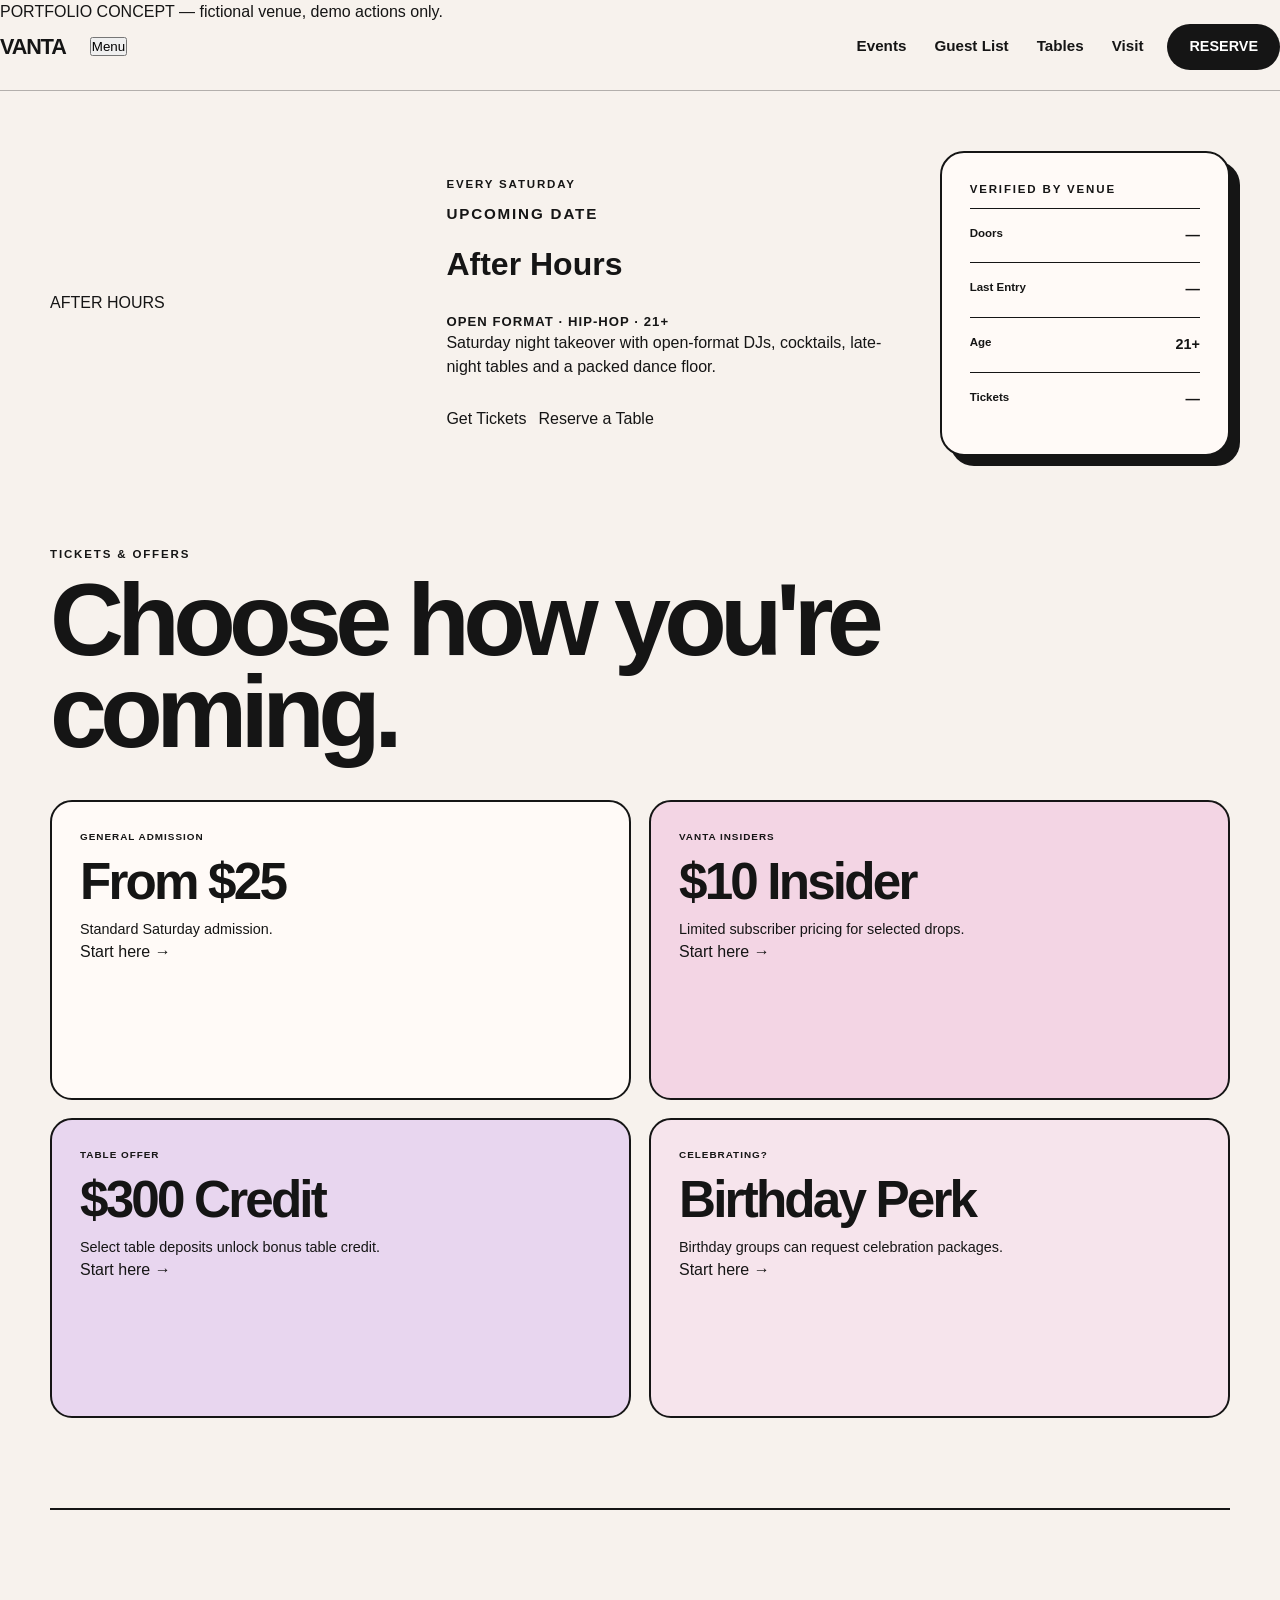
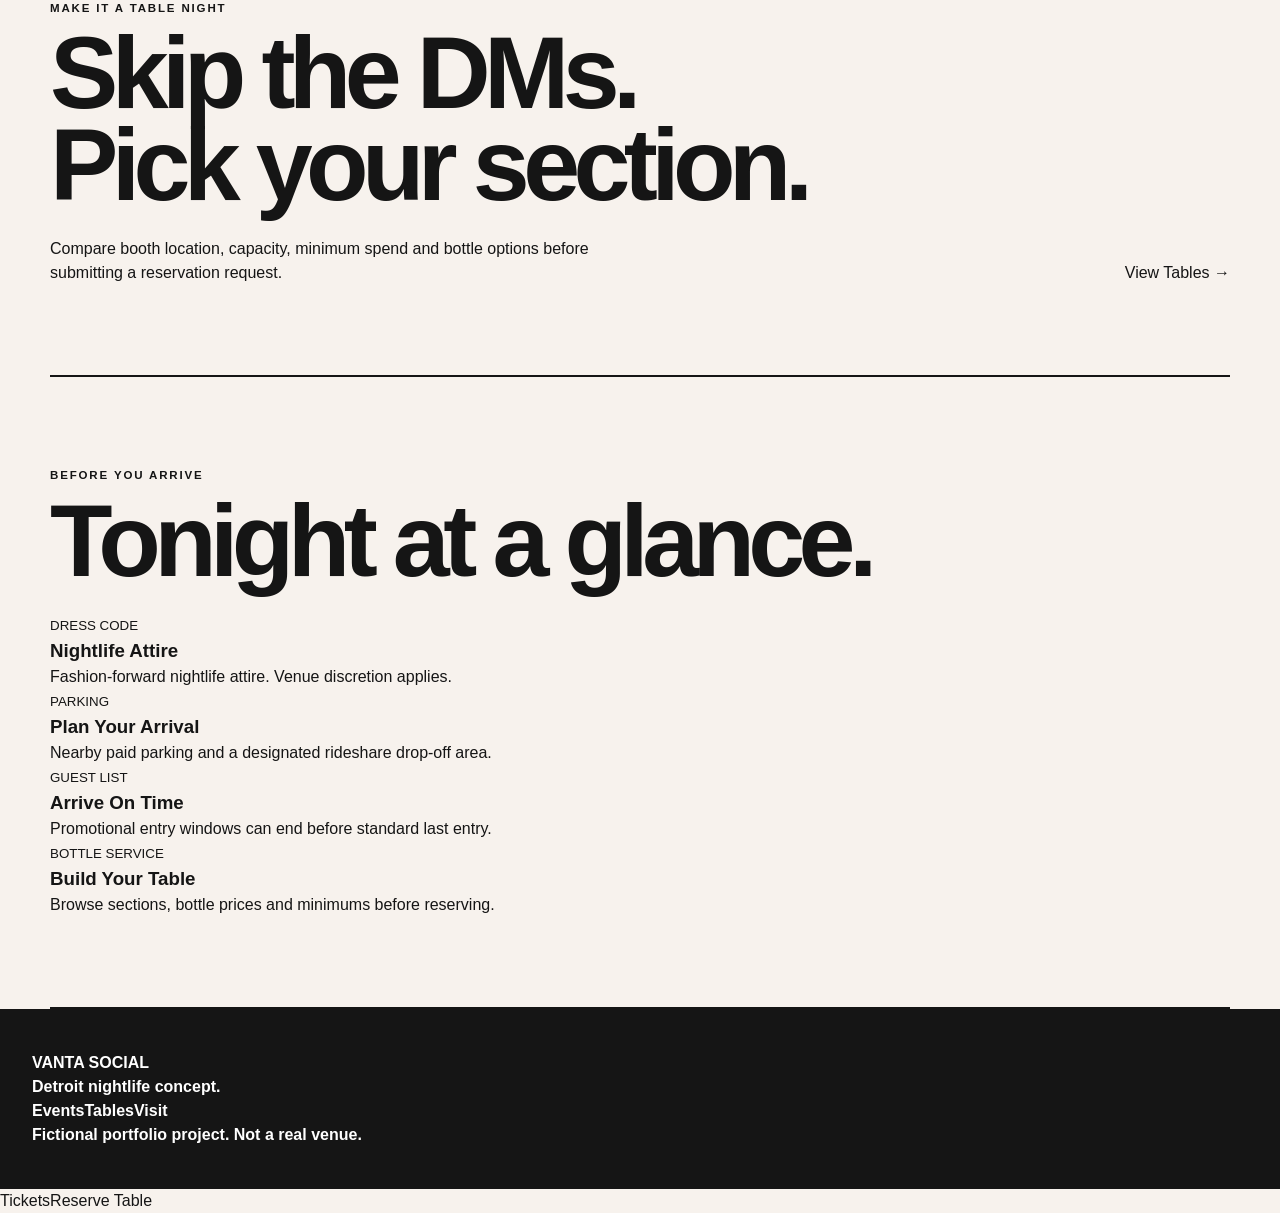
<file: after-hours.html>
<!doctype html>
<html lang="en">
<head>
  <meta charset="utf-8">
  <meta name="viewport" content="width=device-width,initial-scale=1">
  <title>After Hours | Vanta Social Detroit</title>
  <meta name="description" content="Saturday night takeover with open-format DJs, cocktails, late-night tables and a packed dance floor.">
  <meta name="robots" content="noindex,nofollow">
  <link rel="icon" href="../favicon.svg" type="image/svg+xml">
  <link rel="stylesheet" href="../styles.css">
</head>
<body class="event-body" data-event-page="afterhours" style="--event-a:#c691df;--event-b:#ef82a7">
  <div class="demo-banner" role="note">PORTFOLIO CONCEPT — fictional venue, demo actions only.</div>
  <header class="event-hero">
    <nav class="navbar" aria-label="Primary">
      <a class="logo" href="../index.html">VANTA</a>
      <button class="menu-toggle" type="button" aria-expanded="false" aria-controls="mobile-menu" aria-label="Open navigation">Menu</button>
      <div class="nav-links"><a href="../index.html#events">Events</a><a href="../index.html#guest-list">Guest List</a><a href="../index.html#tables">Tables</a><a href="../index.html#visit">Visit</a></div>
      <a class="nav-button" href="../index.html#tables">Reserve</a>
    </nav>
    <div class="mobile-menu" id="mobile-menu" hidden><a href="../index.html#events">Events</a><a href="../index.html#guest-list">Guest List</a><a href="../index.html#tables">Tables</a><a href="../index.html#visit">Visit</a></div>

    <div class="event-page-grid">
      <div class="event-poster"><div class="poster-placeholder"><span>AFTER HOURS</span></div></div>
      <div class="event-page-copy">
        <p class="section-kicker">EVERY SATURDAY</p>
        <p class="eyebrow" data-event-date>UPCOMING DATE</p>
        <h1 data-event-name>After Hours</h1>
        <p class="event-page-vibe" data-event-vibe>OPEN FORMAT · HIP-HOP · 21+</p>
        <p>Saturday night takeover with open-format DJs, cocktails, late-night tables and a packed dance floor.</p>
        <div class="event-page-actions"><a class="button button-dark" href="#tickets">Get Tickets</a><a class="button button-outline" href="../index.html#tables">Reserve a Table</a></div>
      </div>
      <aside class="event-page-info">
        <p class="section-kicker">VERIFIED BY VENUE</p>
        <div class="event-info-row"><span>Doors</span><strong data-event-doors>—</strong></div>
        <div class="event-info-row"><span>Last Entry</span><strong data-event-entry>—</strong></div>
        <div class="event-info-row"><span>Age</span><strong>21+</strong></div>
        <div class="event-info-row"><span>Tickets</span><strong data-event-price>—</strong></div>
      </aside>
    </div>
  </header>

  <main class="event-page-main">
    <section id="tickets">
      <p class="section-kicker">TICKETS & OFFERS</p>
      <h2>Choose how you're coming.</h2>
      <div class="event-offer-grid"><article class="event-offer-card"><small>GENERAL ADMISSION</small><h3>From $25</h3><p>Standard Saturday admission.</p><a href="../index.html#guest-list" data-guest-list-link>Start here →</a></article><article class="event-offer-card"><small>VANTA INSIDERS</small><h3>$10 Insider</h3><p>Limited subscriber pricing for selected drops.</p><a href="../index.html#guest-list" data-guest-list-link>Start here →</a></article><article class="event-offer-card"><small>TABLE OFFER</small><h3>$300 Credit</h3><p>Select table deposits unlock bonus table credit.</p><a href="../index.html#guest-list" data-guest-list-link>Start here →</a></article><article class="event-offer-card"><small>CELEBRATING?</small><h3>Birthday Perk</h3><p>Birthday groups can request celebration packages.</p><a href="../index.html#guest-list" data-guest-list-link>Start here →</a></article></div>
    </section>

    <section class="event-table-cta">
      <div><p class="section-kicker">MAKE IT A TABLE NIGHT</p><h2>Skip the DMs. Pick your section.</h2><p>Compare booth location, capacity, minimum spend and bottle options before submitting a reservation request.</p></div>
      <a class="button button-dark" href="../index.html#tables">View Tables →</a>
    </section>

    <section>
      <p class="section-kicker">BEFORE YOU ARRIVE</p>
      <h2>Tonight at a glance.</h2>
      <div class="event-visit-info">
        <article><small>DRESS CODE</small><h3>Nightlife Attire</h3><p>Fashion-forward nightlife attire. Venue discretion applies.</p></article>
        <article><small>PARKING</small><h3>Plan Your Arrival</h3><p>Nearby paid parking and a designated rideshare drop-off area.</p></article>
        <article><small>GUEST LIST</small><h3>Arrive On Time</h3><p>Promotional entry windows can end before standard last entry.</p></article>
        <article><small>BOTTLE SERVICE</small><h3>Build Your Table</h3><p>Browse sections, bottle prices and minimums before reserving.</p></article>
      </div>
    </section>
  </main>

  <footer><div><strong>VANTA SOCIAL</strong><p>Detroit nightlife concept.</p></div><div><a href="../index.html#events">Events</a><a href="../index.html#tables">Tables</a><a href="../index.html#visit">Visit</a></div><p class="footer-demo">Fictional portfolio project. Not a real venue.</p></footer>
  <div class="mobile-actions"><a href="#tickets">Tickets</a><a href="../index.html#tables">Reserve Table</a></div>
  <script src="../script.js"></script>
</body>
</html>
</file>
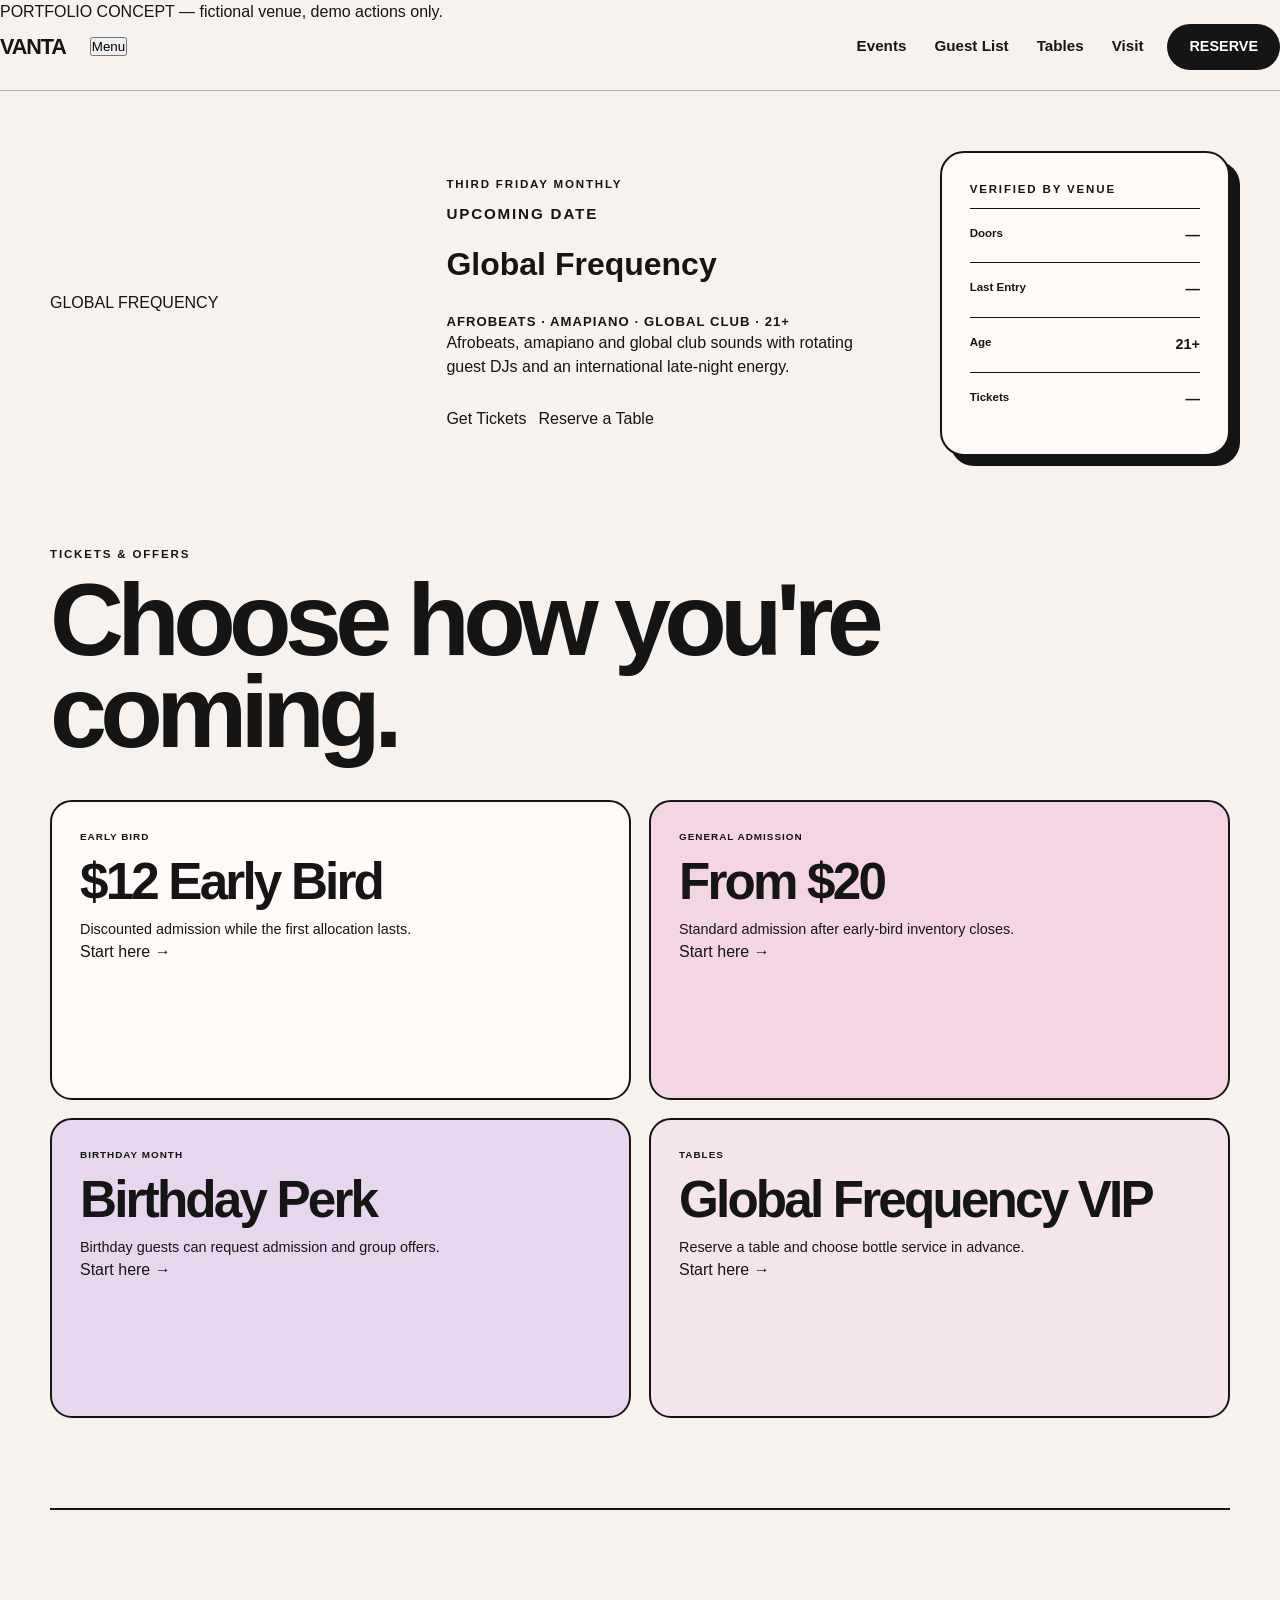
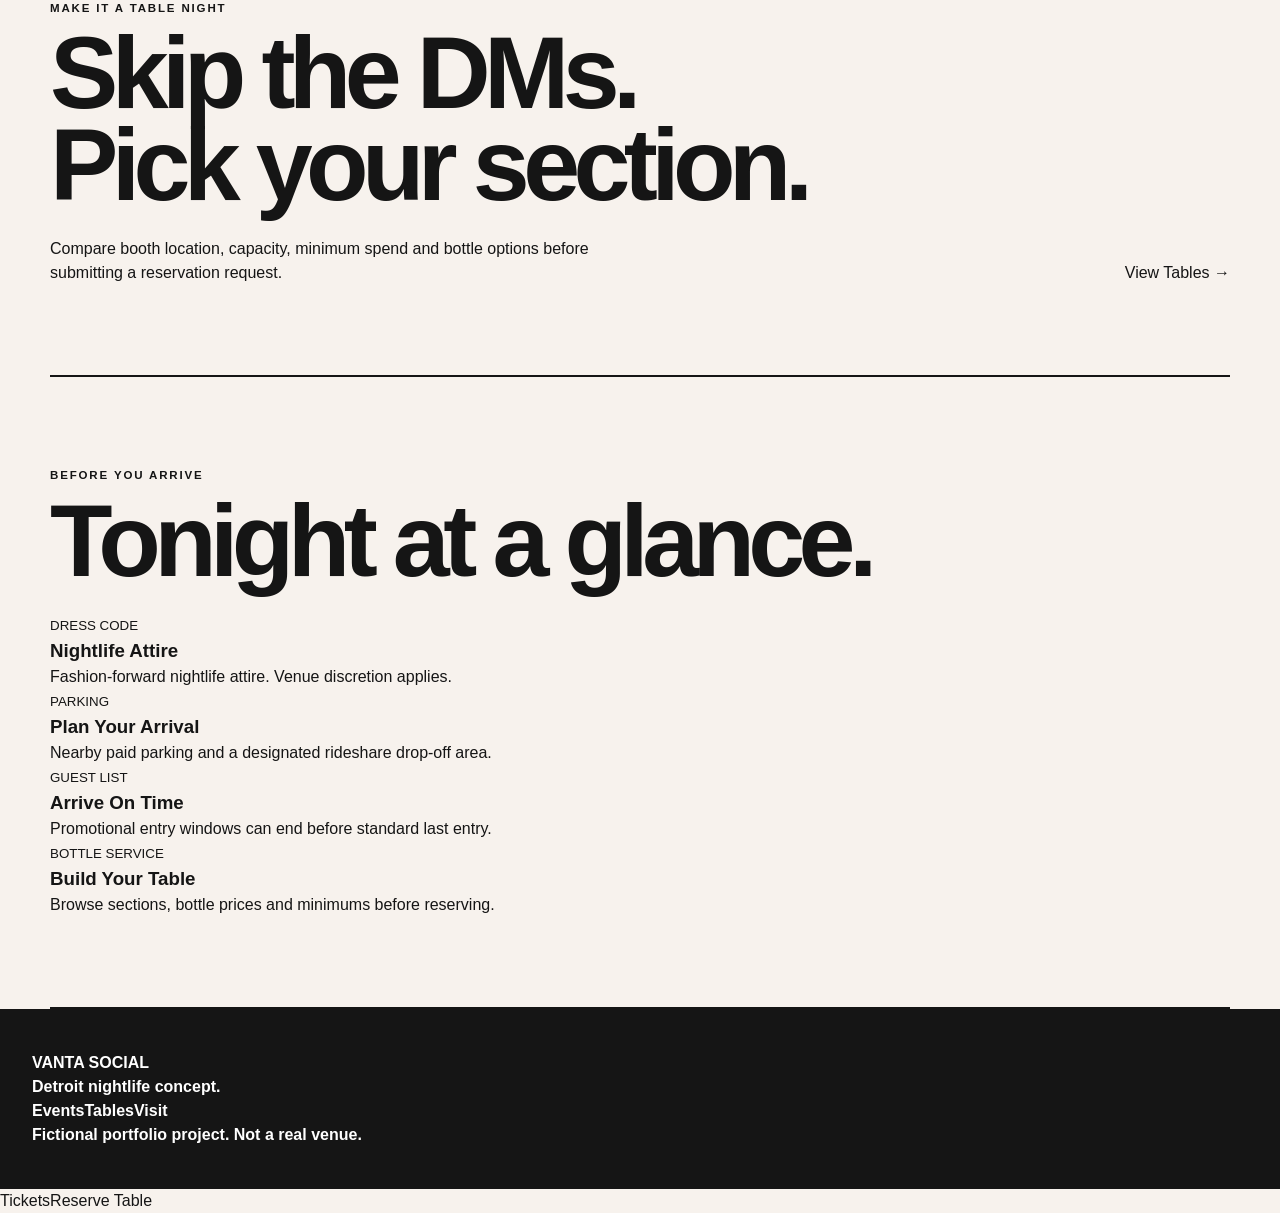
<file: global-frequency.html>
<!doctype html>
<html lang="en">
<head>
  <meta charset="utf-8">
  <meta name="viewport" content="width=device-width,initial-scale=1">
  <title>Global Frequency | Vanta Social Detroit</title>
  <meta name="description" content="Afrobeats, amapiano and global club sounds with rotating guest DJs and an international late-night energy.">
  <meta name="robots" content="noindex,nofollow">
  <link rel="icon" href="../favicon.svg" type="image/svg+xml">
  <link rel="stylesheet" href="../styles.css">
</head>
<body class="event-body" data-event-page="global" style="--event-a:#efc66a;--event-b:#ed7e8f">
  <div class="demo-banner" role="note">PORTFOLIO CONCEPT — fictional venue, demo actions only.</div>
  <header class="event-hero">
    <nav class="navbar" aria-label="Primary">
      <a class="logo" href="../index.html">VANTA</a>
      <button class="menu-toggle" type="button" aria-expanded="false" aria-controls="mobile-menu" aria-label="Open navigation">Menu</button>
      <div class="nav-links"><a href="../index.html#events">Events</a><a href="../index.html#guest-list">Guest List</a><a href="../index.html#tables">Tables</a><a href="../index.html#visit">Visit</a></div>
      <a class="nav-button" href="../index.html#tables">Reserve</a>
    </nav>
    <div class="mobile-menu" id="mobile-menu" hidden><a href="../index.html#events">Events</a><a href="../index.html#guest-list">Guest List</a><a href="../index.html#tables">Tables</a><a href="../index.html#visit">Visit</a></div>

    <div class="event-page-grid">
      <div class="event-poster"><div class="poster-placeholder"><span>GLOBAL FREQUENCY</span></div></div>
      <div class="event-page-copy">
        <p class="section-kicker">THIRD FRIDAY MONTHLY</p>
        <p class="eyebrow" data-event-date>UPCOMING DATE</p>
        <h1 data-event-name>Global Frequency</h1>
        <p class="event-page-vibe" data-event-vibe>AFROBEATS · AMAPIANO · GLOBAL CLUB · 21+</p>
        <p>Afrobeats, amapiano and global club sounds with rotating guest DJs and an international late-night energy.</p>
        <div class="event-page-actions"><a class="button button-dark" href="#tickets">Get Tickets</a><a class="button button-outline" href="../index.html#tables">Reserve a Table</a></div>
      </div>
      <aside class="event-page-info">
        <p class="section-kicker">VERIFIED BY VENUE</p>
        <div class="event-info-row"><span>Doors</span><strong data-event-doors>—</strong></div>
        <div class="event-info-row"><span>Last Entry</span><strong data-event-entry>—</strong></div>
        <div class="event-info-row"><span>Age</span><strong>21+</strong></div>
        <div class="event-info-row"><span>Tickets</span><strong data-event-price>—</strong></div>
      </aside>
    </div>
  </header>

  <main class="event-page-main">
    <section id="tickets">
      <p class="section-kicker">TICKETS & OFFERS</p>
      <h2>Choose how you're coming.</h2>
      <div class="event-offer-grid"><article class="event-offer-card"><small>EARLY BIRD</small><h3>$12 Early Bird</h3><p>Discounted admission while the first allocation lasts.</p><a href="../index.html#guest-list" data-guest-list-link>Start here →</a></article><article class="event-offer-card"><small>GENERAL ADMISSION</small><h3>From $20</h3><p>Standard admission after early-bird inventory closes.</p><a href="../index.html#guest-list" data-guest-list-link>Start here →</a></article><article class="event-offer-card"><small>BIRTHDAY MONTH</small><h3>Birthday Perk</h3><p>Birthday guests can request admission and group offers.</p><a href="../index.html#guest-list" data-guest-list-link>Start here →</a></article><article class="event-offer-card"><small>TABLES</small><h3>Global Frequency VIP</h3><p>Reserve a table and choose bottle service in advance.</p><a href="../index.html#guest-list" data-guest-list-link>Start here →</a></article></div>
    </section>

    <section class="event-table-cta">
      <div><p class="section-kicker">MAKE IT A TABLE NIGHT</p><h2>Skip the DMs. Pick your section.</h2><p>Compare booth location, capacity, minimum spend and bottle options before submitting a reservation request.</p></div>
      <a class="button button-dark" href="../index.html#tables">View Tables →</a>
    </section>

    <section>
      <p class="section-kicker">BEFORE YOU ARRIVE</p>
      <h2>Tonight at a glance.</h2>
      <div class="event-visit-info">
        <article><small>DRESS CODE</small><h3>Nightlife Attire</h3><p>Fashion-forward nightlife attire. Venue discretion applies.</p></article>
        <article><small>PARKING</small><h3>Plan Your Arrival</h3><p>Nearby paid parking and a designated rideshare drop-off area.</p></article>
        <article><small>GUEST LIST</small><h3>Arrive On Time</h3><p>Promotional entry windows can end before standard last entry.</p></article>
        <article><small>BOTTLE SERVICE</small><h3>Build Your Table</h3><p>Browse sections, bottle prices and minimums before reserving.</p></article>
      </div>
    </section>
  </main>

  <footer><div><strong>VANTA SOCIAL</strong><p>Detroit nightlife concept.</p></div><div><a href="../index.html#events">Events</a><a href="../index.html#tables">Tables</a><a href="../index.html#visit">Visit</a></div><p class="footer-demo">Fictional portfolio project. Not a real venue.</p></footer>
  <div class="mobile-actions"><a href="#tickets">Tickets</a><a href="../index.html#tables">Reserve Table</a></div>
  <script src="../script.js"></script>
</body>
</html>
</file>
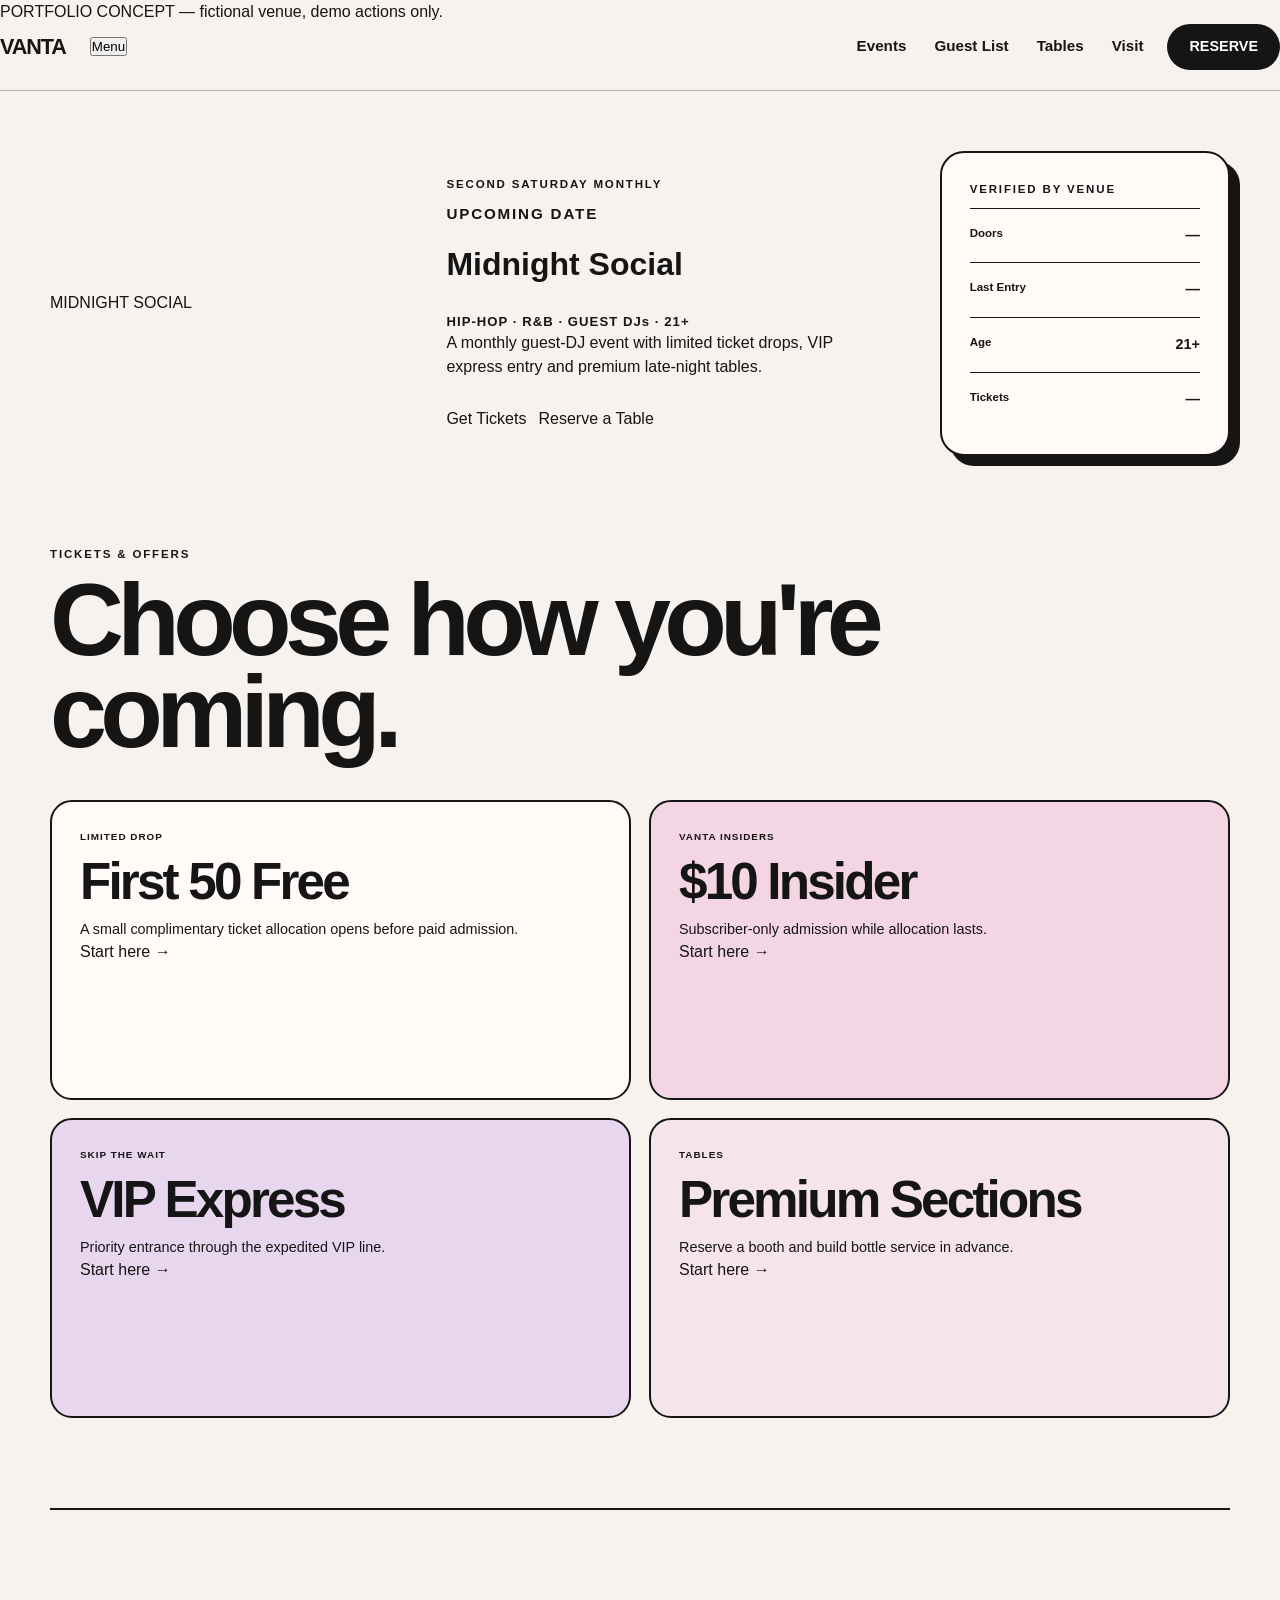
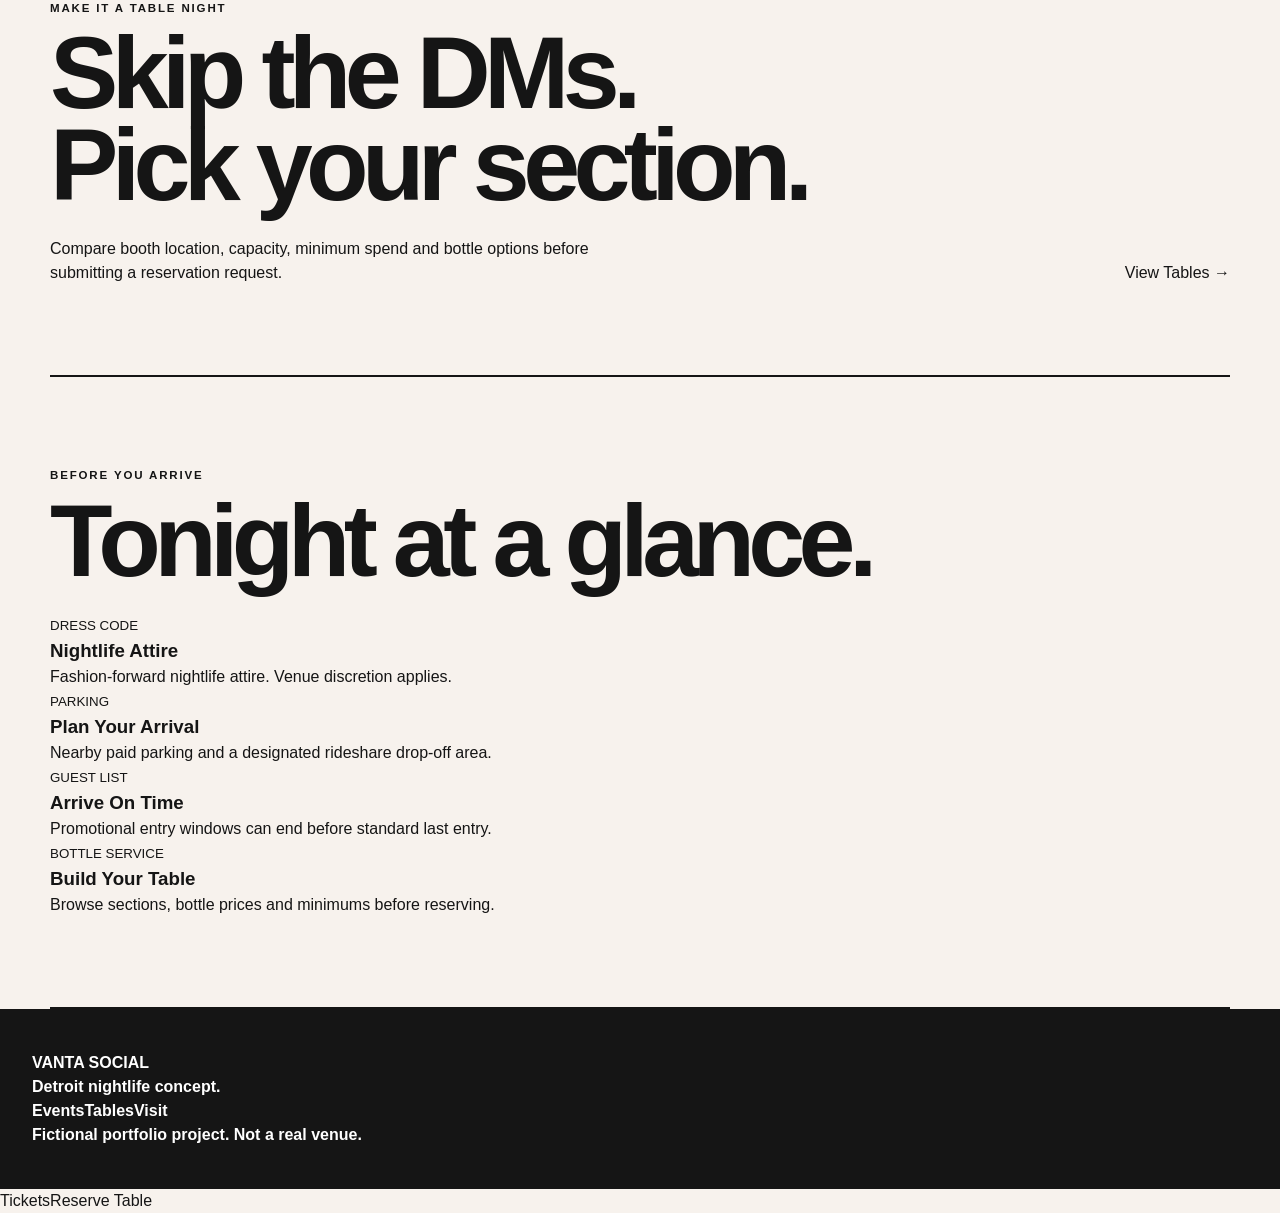
<file: midnight-social.html>
<!doctype html>
<html lang="en">
<head>
  <meta charset="utf-8">
  <meta name="viewport" content="width=device-width,initial-scale=1">
  <title>Midnight Social | Vanta Social Detroit</title>
  <meta name="description" content="A monthly guest-DJ event with limited ticket drops, VIP express entry and premium late-night tables.">
  <meta name="robots" content="noindex,nofollow">
  <link rel="icon" href="../favicon.svg" type="image/svg+xml">
  <link rel="stylesheet" href="../styles.css">
</head>
<body class="event-body" data-event-page="midnight" style="--event-a:#6f3e72;--event-b:#d37cab">
  <div class="demo-banner" role="note">PORTFOLIO CONCEPT — fictional venue, demo actions only.</div>
  <header class="event-hero">
    <nav class="navbar" aria-label="Primary">
      <a class="logo" href="../index.html">VANTA</a>
      <button class="menu-toggle" type="button" aria-expanded="false" aria-controls="mobile-menu" aria-label="Open navigation">Menu</button>
      <div class="nav-links"><a href="../index.html#events">Events</a><a href="../index.html#guest-list">Guest List</a><a href="../index.html#tables">Tables</a><a href="../index.html#visit">Visit</a></div>
      <a class="nav-button" href="../index.html#tables">Reserve</a>
    </nav>
    <div class="mobile-menu" id="mobile-menu" hidden><a href="../index.html#events">Events</a><a href="../index.html#guest-list">Guest List</a><a href="../index.html#tables">Tables</a><a href="../index.html#visit">Visit</a></div>

    <div class="event-page-grid">
      <div class="event-poster"><div class="poster-placeholder"><span>MIDNIGHT SOCIAL</span></div></div>
      <div class="event-page-copy">
        <p class="section-kicker">SECOND SATURDAY MONTHLY</p>
        <p class="eyebrow" data-event-date>UPCOMING DATE</p>
        <h1 data-event-name>Midnight Social</h1>
        <p class="event-page-vibe" data-event-vibe>HIP-HOP · R&B · GUEST DJs · 21+</p>
        <p>A monthly guest-DJ event with limited ticket drops, VIP express entry and premium late-night tables.</p>
        <div class="event-page-actions"><a class="button button-dark" href="#tickets">Get Tickets</a><a class="button button-outline" href="../index.html#tables">Reserve a Table</a></div>
      </div>
      <aside class="event-page-info">
        <p class="section-kicker">VERIFIED BY VENUE</p>
        <div class="event-info-row"><span>Doors</span><strong data-event-doors>—</strong></div>
        <div class="event-info-row"><span>Last Entry</span><strong data-event-entry>—</strong></div>
        <div class="event-info-row"><span>Age</span><strong>21+</strong></div>
        <div class="event-info-row"><span>Tickets</span><strong data-event-price>—</strong></div>
      </aside>
    </div>
  </header>

  <main class="event-page-main">
    <section id="tickets">
      <p class="section-kicker">TICKETS & OFFERS</p>
      <h2>Choose how you're coming.</h2>
      <div class="event-offer-grid"><article class="event-offer-card"><small>LIMITED DROP</small><h3>First 50 Free</h3><p>A small complimentary ticket allocation opens before paid admission.</p><a href="../index.html#guest-list" data-guest-list-link>Start here →</a></article><article class="event-offer-card"><small>VANTA INSIDERS</small><h3>$10 Insider</h3><p>Subscriber-only admission while allocation lasts.</p><a href="../index.html#guest-list" data-guest-list-link>Start here →</a></article><article class="event-offer-card"><small>SKIP THE WAIT</small><h3>VIP Express</h3><p>Priority entrance through the expedited VIP line.</p><a href="../index.html#guest-list" data-guest-list-link>Start here →</a></article><article class="event-offer-card"><small>TABLES</small><h3>Premium Sections</h3><p>Reserve a booth and build bottle service in advance.</p><a href="../index.html#guest-list" data-guest-list-link>Start here →</a></article></div>
    </section>

    <section class="event-table-cta">
      <div><p class="section-kicker">MAKE IT A TABLE NIGHT</p><h2>Skip the DMs. Pick your section.</h2><p>Compare booth location, capacity, minimum spend and bottle options before submitting a reservation request.</p></div>
      <a class="button button-dark" href="../index.html#tables">View Tables →</a>
    </section>

    <section>
      <p class="section-kicker">BEFORE YOU ARRIVE</p>
      <h2>Tonight at a glance.</h2>
      <div class="event-visit-info">
        <article><small>DRESS CODE</small><h3>Nightlife Attire</h3><p>Fashion-forward nightlife attire. Venue discretion applies.</p></article>
        <article><small>PARKING</small><h3>Plan Your Arrival</h3><p>Nearby paid parking and a designated rideshare drop-off area.</p></article>
        <article><small>GUEST LIST</small><h3>Arrive On Time</h3><p>Promotional entry windows can end before standard last entry.</p></article>
        <article><small>BOTTLE SERVICE</small><h3>Build Your Table</h3><p>Browse sections, bottle prices and minimums before reserving.</p></article>
      </div>
    </section>
  </main>

  <footer><div><strong>VANTA SOCIAL</strong><p>Detroit nightlife concept.</p></div><div><a href="../index.html#events">Events</a><a href="../index.html#tables">Tables</a><a href="../index.html#visit">Visit</a></div><p class="footer-demo">Fictional portfolio project. Not a real venue.</p></footer>
  <div class="mobile-actions"><a href="#tickets">Tickets</a><a href="../index.html#tables">Reserve Table</a></div>
  <script src="../script.js"></script>
</body>
</html>
</file>
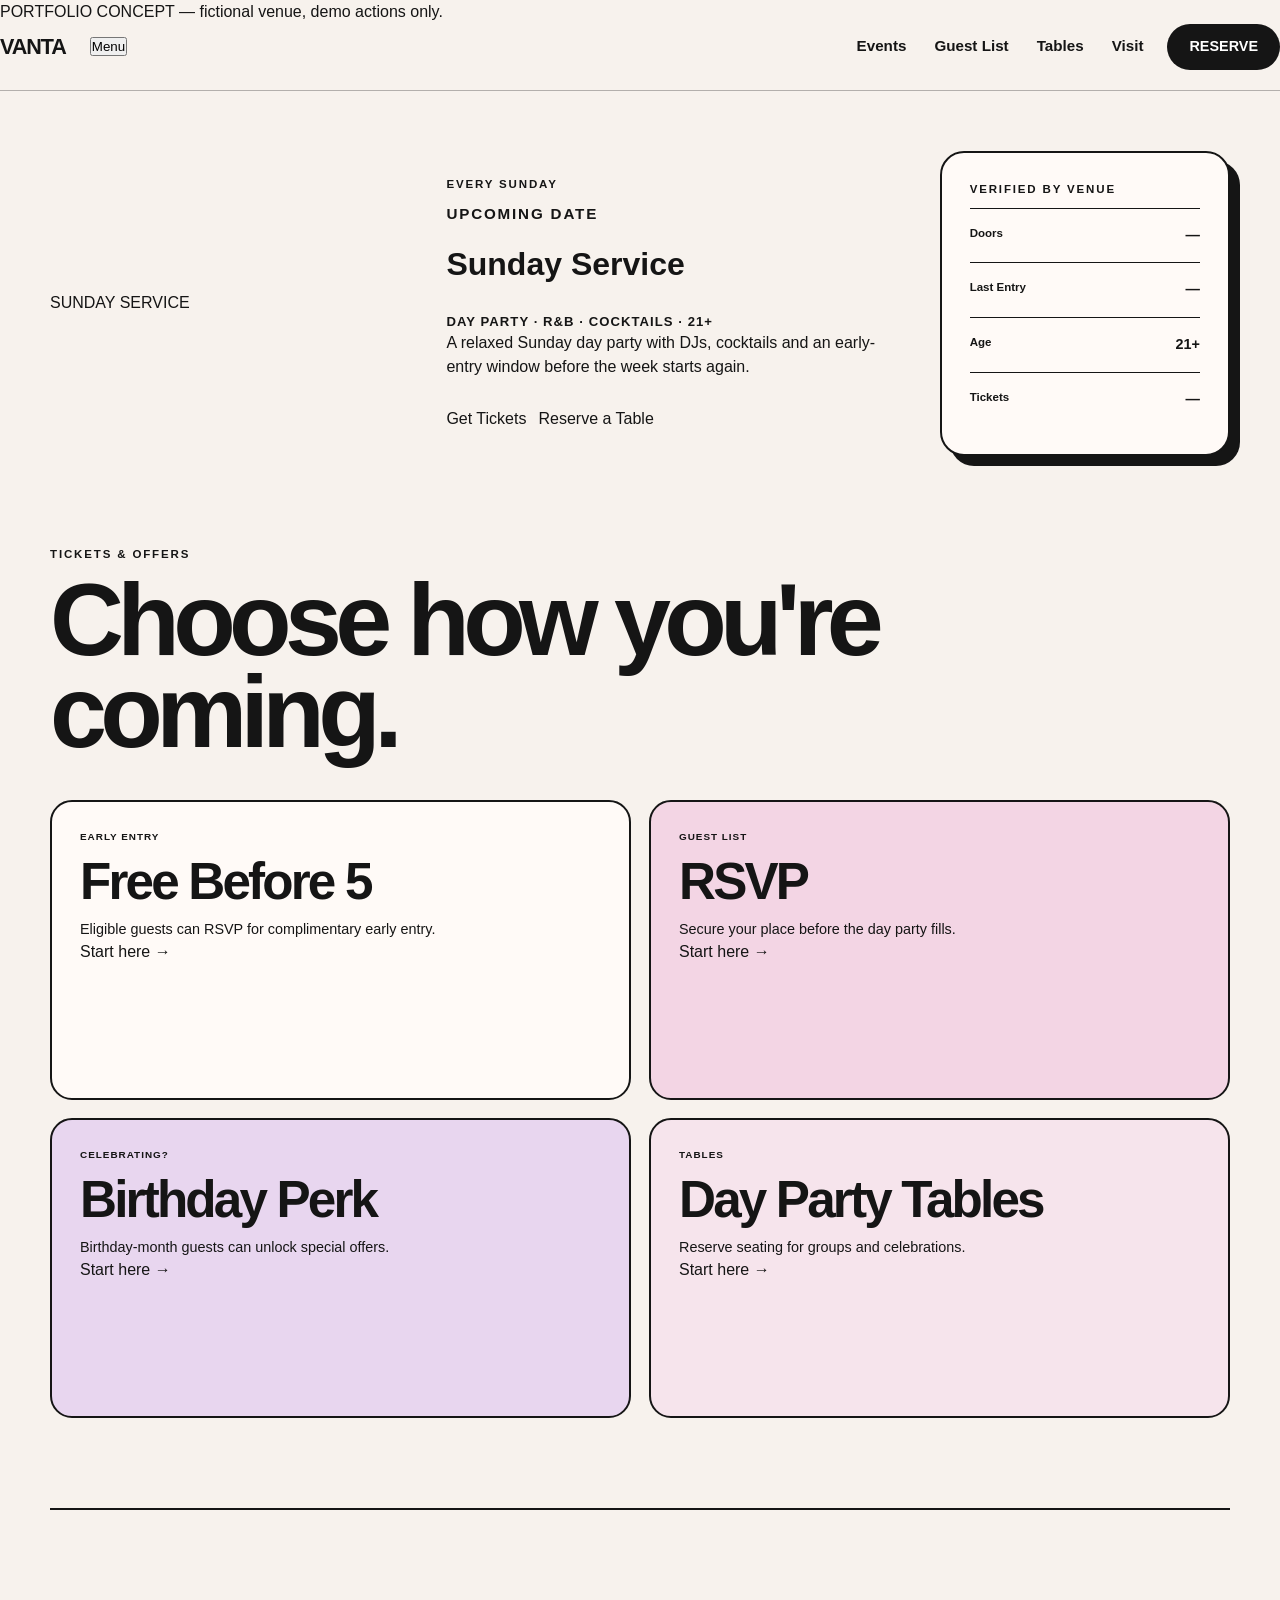
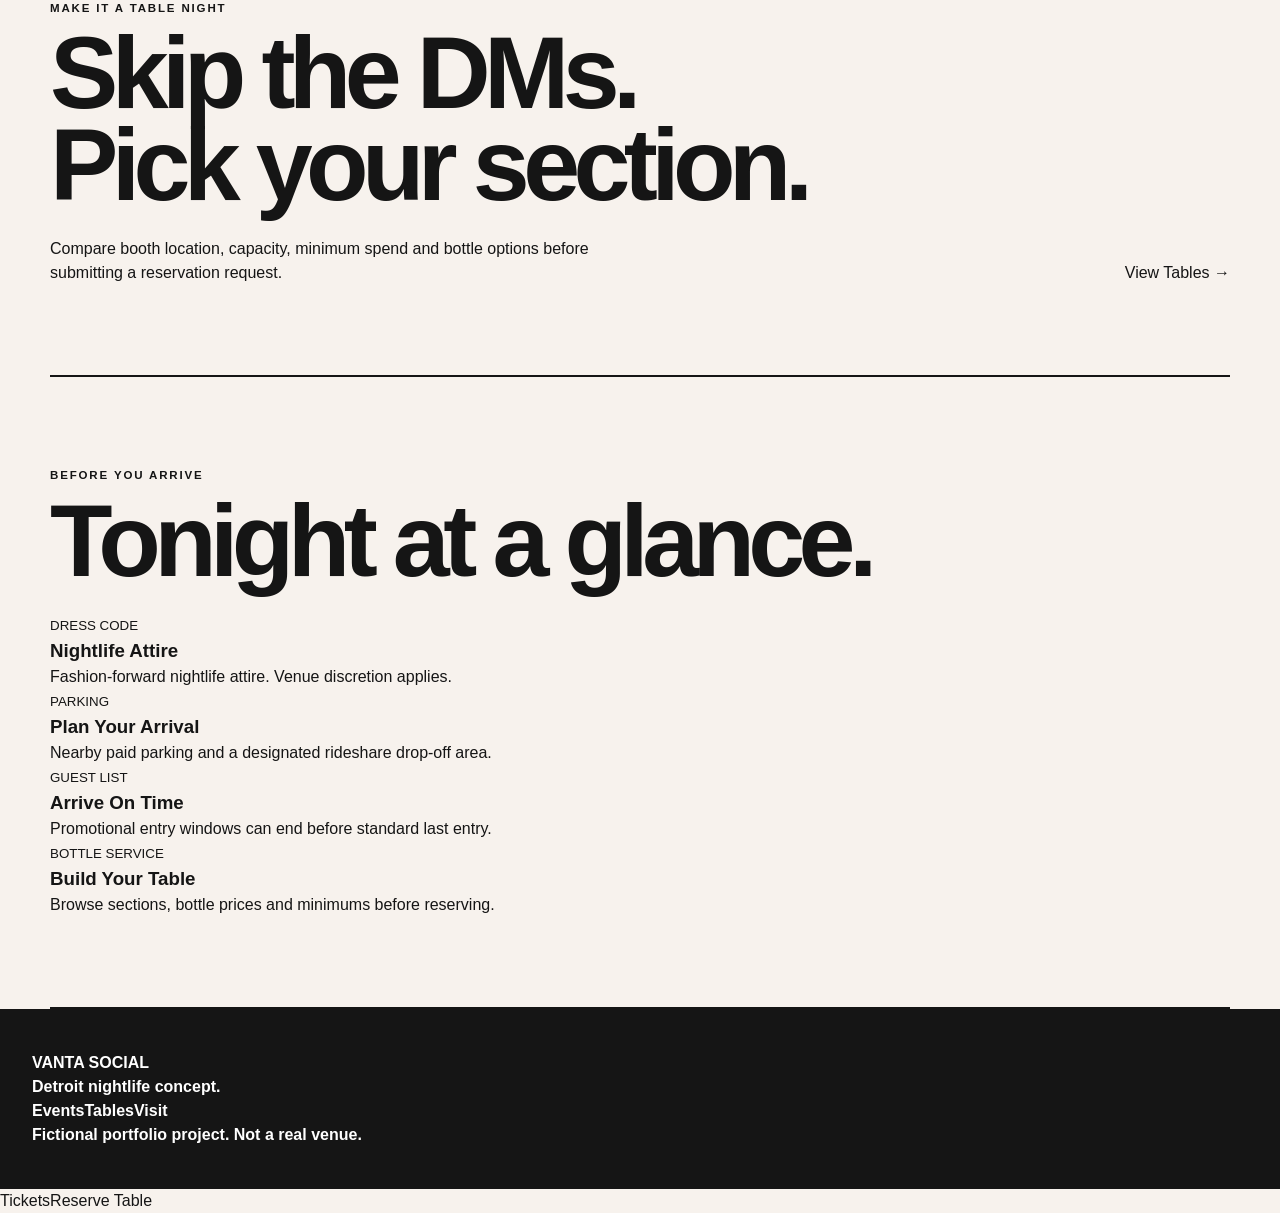
<file: sunday-service.html>
<!doctype html>
<html lang="en">
<head>
  <meta charset="utf-8">
  <meta name="viewport" content="width=device-width,initial-scale=1">
  <title>Sunday Service | Vanta Social Detroit</title>
  <meta name="description" content="A relaxed Sunday day party with DJs, cocktails and an early-entry window before the week starts again.">
  <meta name="robots" content="noindex,nofollow">
  <link rel="icon" href="../favicon.svg" type="image/svg+xml">
  <link rel="stylesheet" href="../styles.css">
</head>
<body class="event-body" data-event-page="sunday" style="--event-a:#f3c6d9;--event-b:#ff9e84">
  <div class="demo-banner" role="note">PORTFOLIO CONCEPT — fictional venue, demo actions only.</div>
  <header class="event-hero">
    <nav class="navbar" aria-label="Primary">
      <a class="logo" href="../index.html">VANTA</a>
      <button class="menu-toggle" type="button" aria-expanded="false" aria-controls="mobile-menu" aria-label="Open navigation">Menu</button>
      <div class="nav-links"><a href="../index.html#events">Events</a><a href="../index.html#guest-list">Guest List</a><a href="../index.html#tables">Tables</a><a href="../index.html#visit">Visit</a></div>
      <a class="nav-button" href="../index.html#tables">Reserve</a>
    </nav>
    <div class="mobile-menu" id="mobile-menu" hidden><a href="../index.html#events">Events</a><a href="../index.html#guest-list">Guest List</a><a href="../index.html#tables">Tables</a><a href="../index.html#visit">Visit</a></div>

    <div class="event-page-grid">
      <div class="event-poster"><div class="poster-placeholder"><span>SUNDAY SERVICE</span></div></div>
      <div class="event-page-copy">
        <p class="section-kicker">EVERY SUNDAY</p>
        <p class="eyebrow" data-event-date>UPCOMING DATE</p>
        <h1 data-event-name>Sunday Service</h1>
        <p class="event-page-vibe" data-event-vibe>DAY PARTY · R&B · COCKTAILS · 21+</p>
        <p>A relaxed Sunday day party with DJs, cocktails and an early-entry window before the week starts again.</p>
        <div class="event-page-actions"><a class="button button-dark" href="#tickets">Get Tickets</a><a class="button button-outline" href="../index.html#tables">Reserve a Table</a></div>
      </div>
      <aside class="event-page-info">
        <p class="section-kicker">VERIFIED BY VENUE</p>
        <div class="event-info-row"><span>Doors</span><strong data-event-doors>—</strong></div>
        <div class="event-info-row"><span>Last Entry</span><strong data-event-entry>—</strong></div>
        <div class="event-info-row"><span>Age</span><strong>21+</strong></div>
        <div class="event-info-row"><span>Tickets</span><strong data-event-price>—</strong></div>
      </aside>
    </div>
  </header>

  <main class="event-page-main">
    <section id="tickets">
      <p class="section-kicker">TICKETS & OFFERS</p>
      <h2>Choose how you're coming.</h2>
      <div class="event-offer-grid"><article class="event-offer-card"><small>EARLY ENTRY</small><h3>Free Before 5</h3><p>Eligible guests can RSVP for complimentary early entry.</p><a href="../index.html#guest-list" data-guest-list-link>Start here →</a></article><article class="event-offer-card"><small>GUEST LIST</small><h3>RSVP</h3><p>Secure your place before the day party fills.</p><a href="../index.html#guest-list" data-guest-list-link>Start here →</a></article><article class="event-offer-card"><small>CELEBRATING?</small><h3>Birthday Perk</h3><p>Birthday-month guests can unlock special offers.</p><a href="../index.html#guest-list" data-guest-list-link>Start here →</a></article><article class="event-offer-card"><small>TABLES</small><h3>Day Party Tables</h3><p>Reserve seating for groups and celebrations.</p><a href="../index.html#guest-list" data-guest-list-link>Start here →</a></article></div>
    </section>

    <section class="event-table-cta">
      <div><p class="section-kicker">MAKE IT A TABLE NIGHT</p><h2>Skip the DMs. Pick your section.</h2><p>Compare booth location, capacity, minimum spend and bottle options before submitting a reservation request.</p></div>
      <a class="button button-dark" href="../index.html#tables">View Tables →</a>
    </section>

    <section>
      <p class="section-kicker">BEFORE YOU ARRIVE</p>
      <h2>Tonight at a glance.</h2>
      <div class="event-visit-info">
        <article><small>DRESS CODE</small><h3>Nightlife Attire</h3><p>Fashion-forward nightlife attire. Venue discretion applies.</p></article>
        <article><small>PARKING</small><h3>Plan Your Arrival</h3><p>Nearby paid parking and a designated rideshare drop-off area.</p></article>
        <article><small>GUEST LIST</small><h3>Arrive On Time</h3><p>Promotional entry windows can end before standard last entry.</p></article>
        <article><small>BOTTLE SERVICE</small><h3>Build Your Table</h3><p>Browse sections, bottle prices and minimums before reserving.</p></article>
      </div>
    </section>
  </main>

  <footer><div><strong>VANTA SOCIAL</strong><p>Detroit nightlife concept.</p></div><div><a href="../index.html#events">Events</a><a href="../index.html#tables">Tables</a><a href="../index.html#visit">Visit</a></div><p class="footer-demo">Fictional portfolio project. Not a real venue.</p></footer>
  <div class="mobile-actions"><a href="#tickets">Tickets</a><a href="../index.html#tables">Reserve Table</a></div>
  <script src="../script.js"></script>
</body>
</html>
</file>
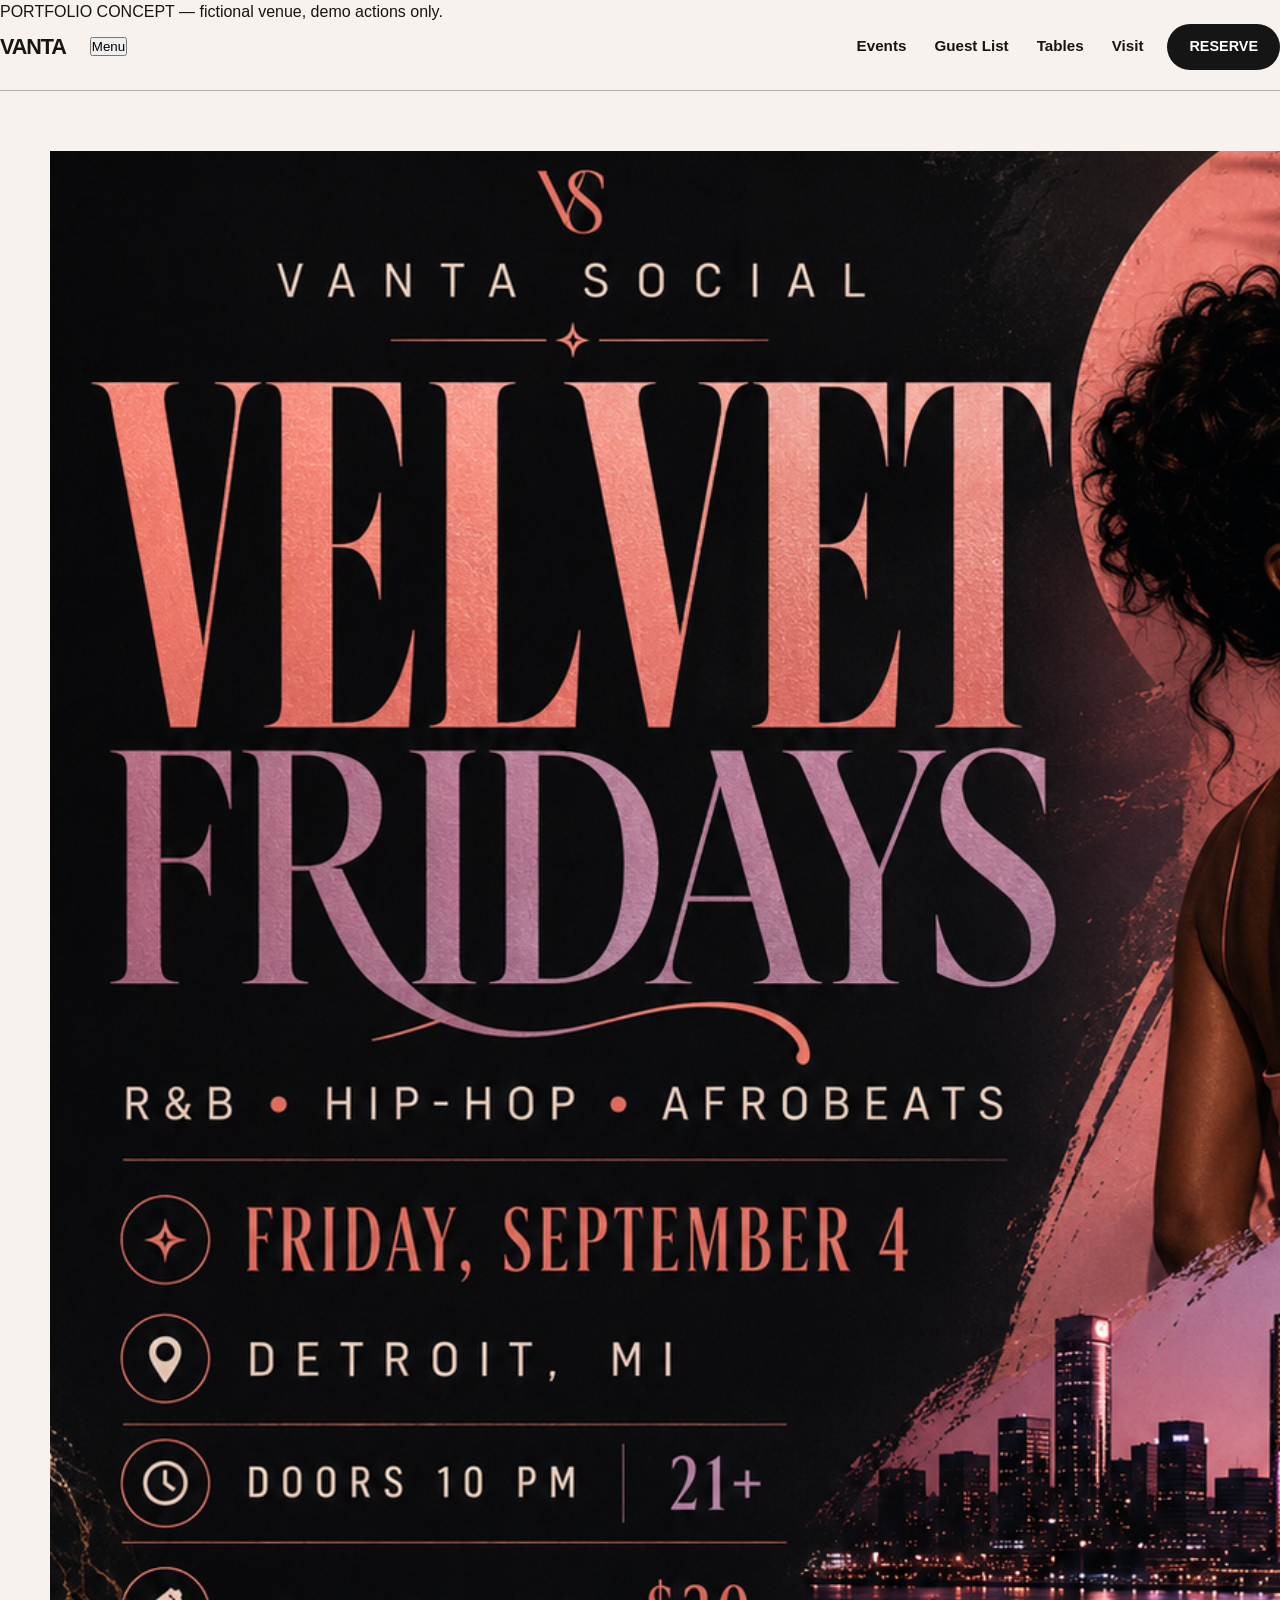
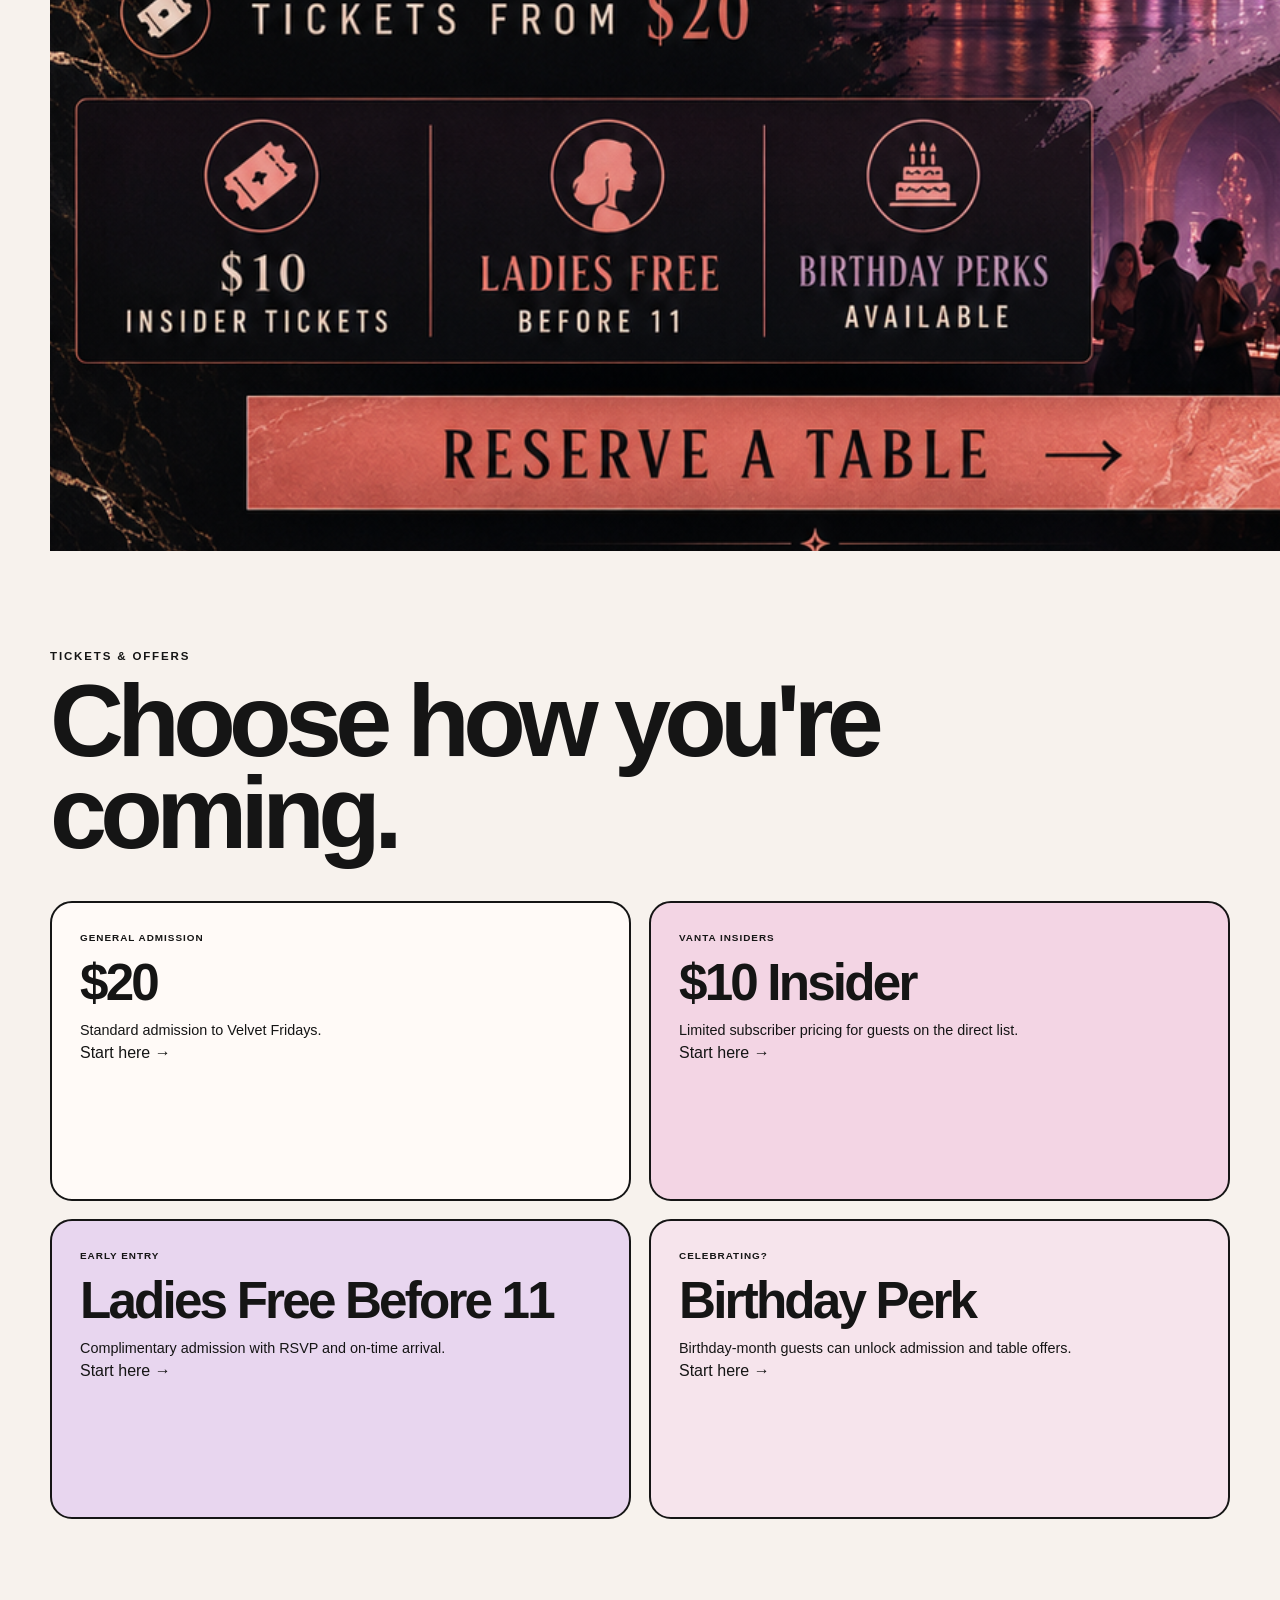
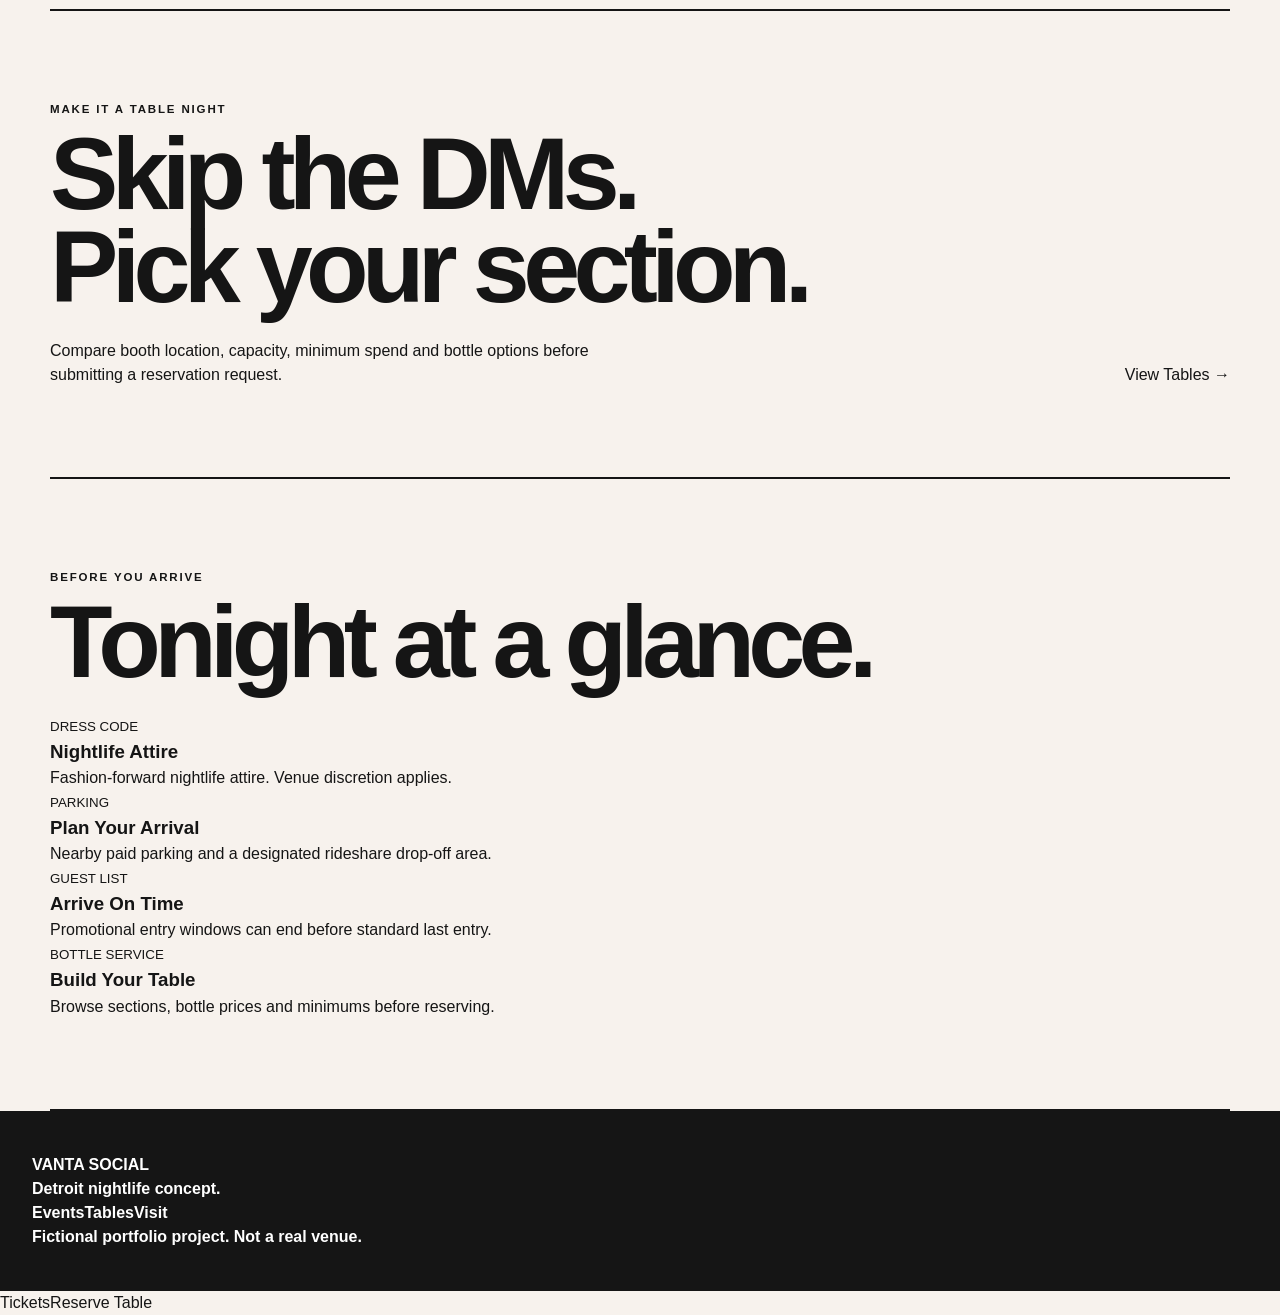
<file: velvet-fridays-sep-4.html>
<!doctype html>
<html lang="en">
<head>
  <meta charset="utf-8">
  <meta name="viewport" content="width=device-width,initial-scale=1">
  <meta name="robots" content="noindex,nofollow">
  <meta http-equiv="refresh" content="0; url=velvet-fridays.html">
  <title>Velvet Fridays | Vanta Social</title>
</head>
<body>
  <p>Event page moved. <a href="velvet-fridays.html">Continue to Velvet Fridays.</a></p>
</body>
</html>
</file>
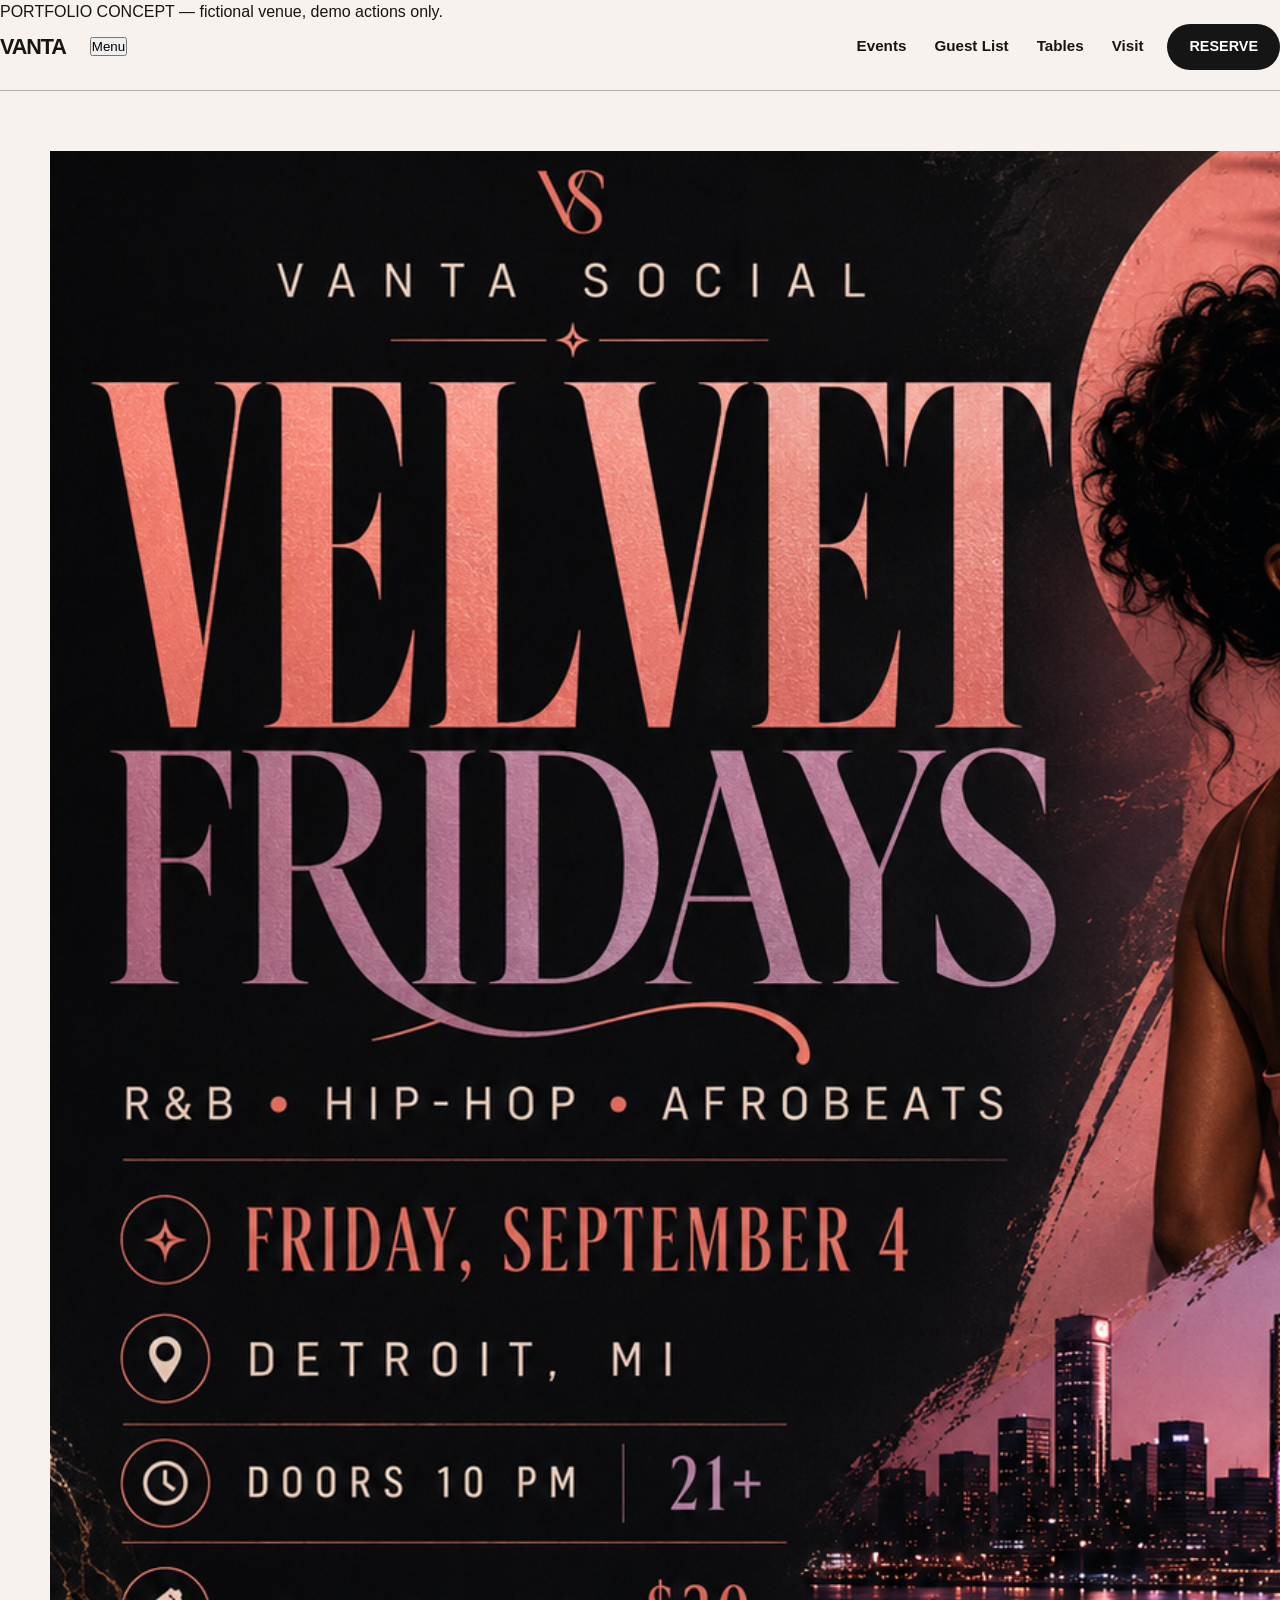
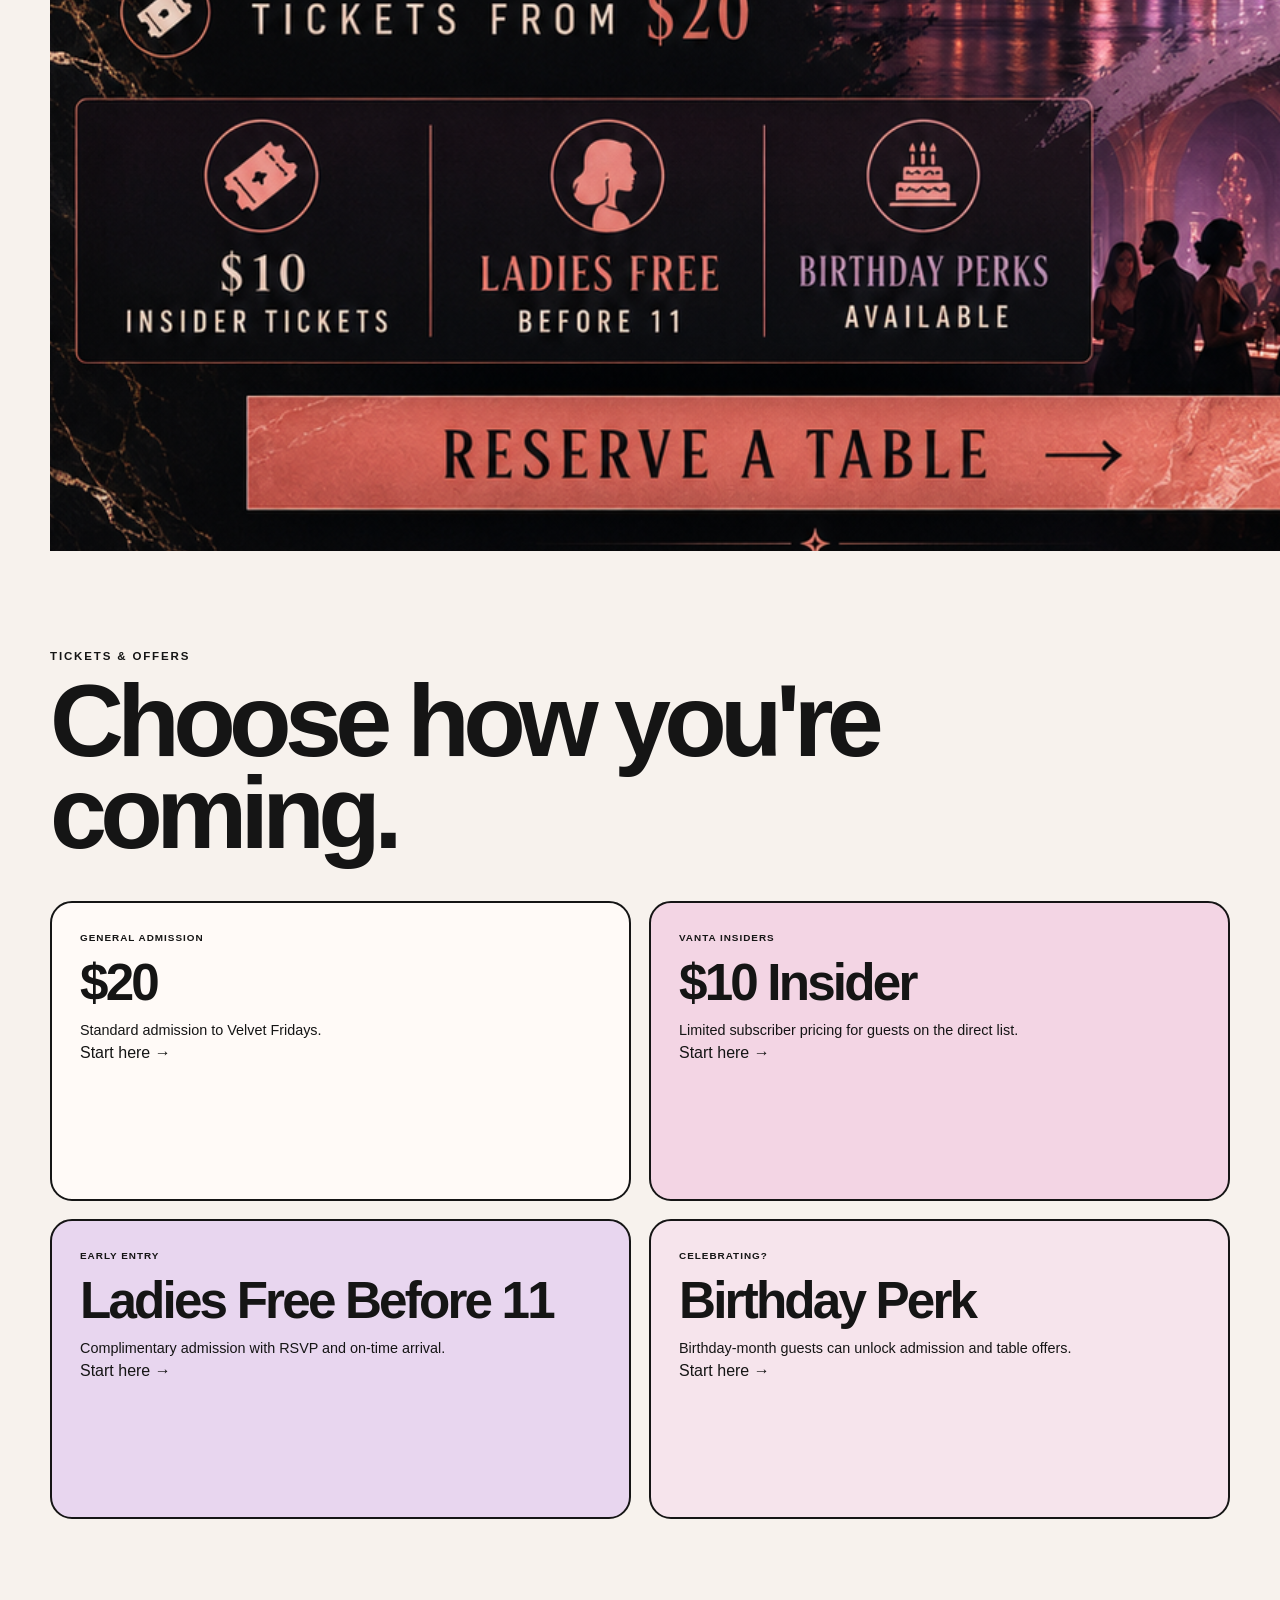
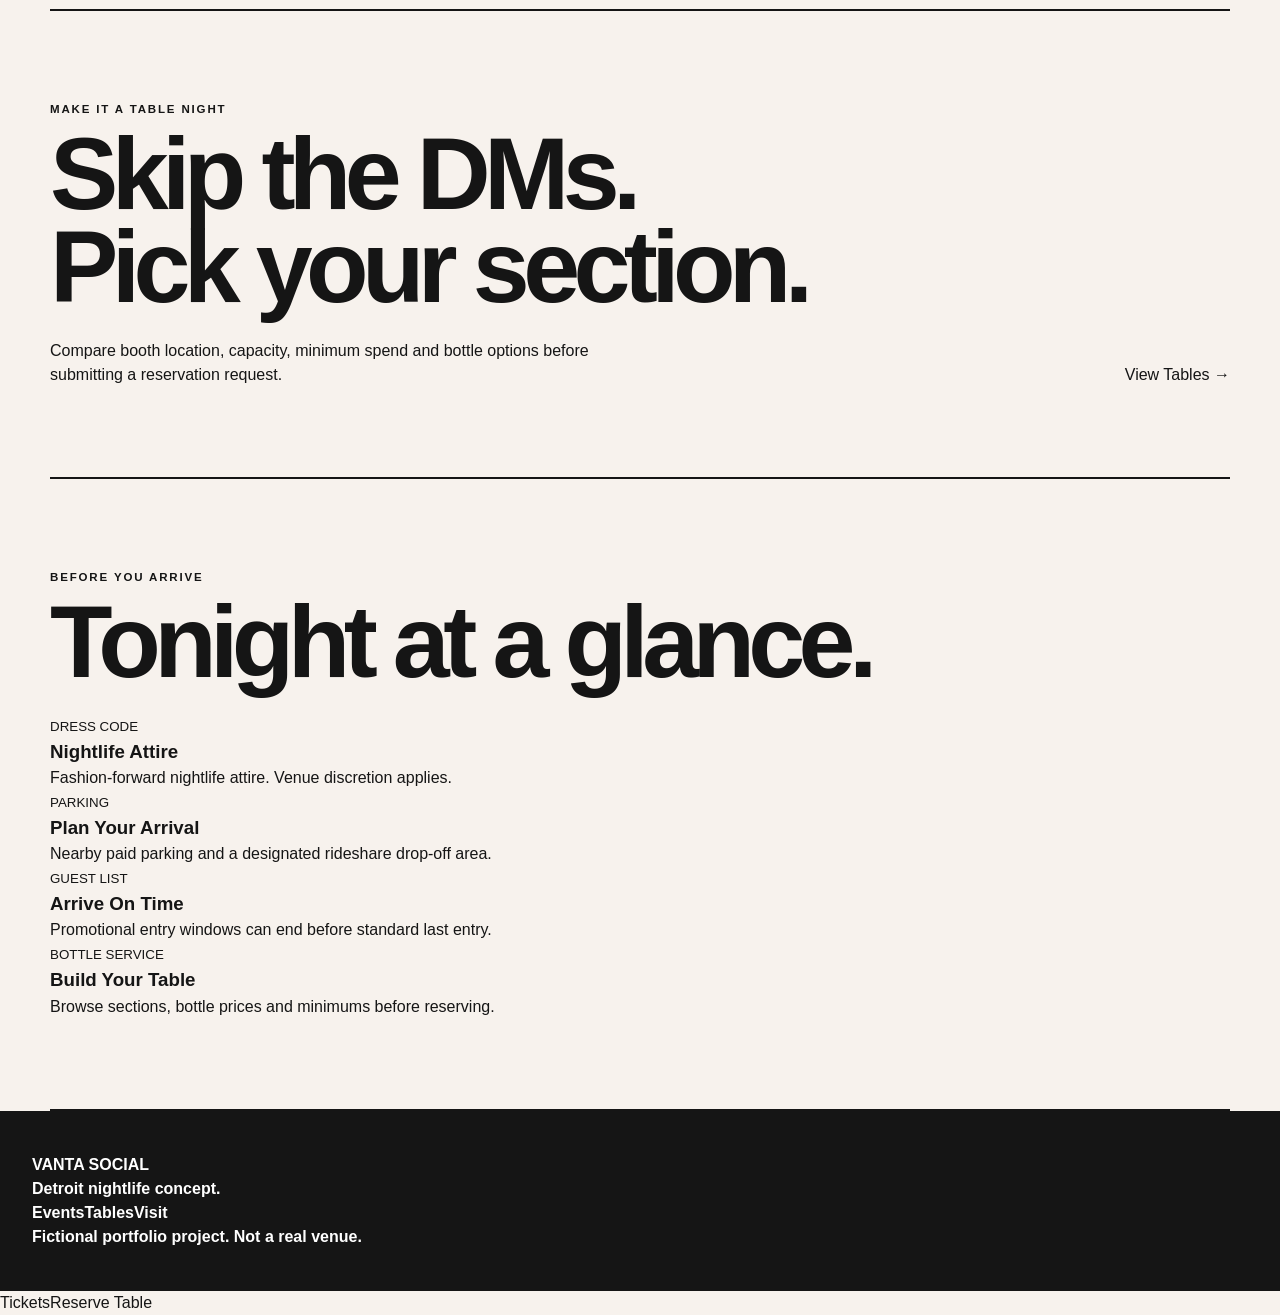
<file: velvet-fridays.html>
<!doctype html>
<html lang="en">
<head>
  <meta charset="utf-8">
  <meta name="viewport" content="width=device-width,initial-scale=1">
  <title>Velvet Fridays | Vanta Social Detroit</title>
  <meta name="description" content="Late-night R&B, hip-hop and afrobeats with resident DJs, cocktails and bottle service.">
  <meta name="robots" content="noindex,nofollow">
  <link rel="icon" href="../favicon.svg" type="image/svg+xml">
  <link rel="stylesheet" href="../styles.css">
</head>
<body class="event-body" data-event-page="velvet" style="--event-a:#ff766e;--event-b:#c98ce1">
  <div class="demo-banner" role="note">PORTFOLIO CONCEPT — fictional venue, demo actions only.</div>
  <header class="event-hero">
    <nav class="navbar" aria-label="Primary">
      <a class="logo" href="../index.html">VANTA</a>
      <button class="menu-toggle" type="button" aria-expanded="false" aria-controls="mobile-menu" aria-label="Open navigation">Menu</button>
      <div class="nav-links"><a href="../index.html#events">Events</a><a href="../index.html#guest-list">Guest List</a><a href="../index.html#tables">Tables</a><a href="../index.html#visit">Visit</a></div>
      <a class="nav-button" href="../index.html#tables">Reserve</a>
    </nav>
    <div class="mobile-menu" id="mobile-menu" hidden><a href="../index.html#events">Events</a><a href="../index.html#guest-list">Guest List</a><a href="../index.html#tables">Tables</a><a href="../index.html#visit">Visit</a></div>

    <div class="event-page-grid">
      <div class="event-poster"><img src="../images/velvet-fridays.png" alt="Velvet Fridays event concept flyer" loading="eager" decoding="async"></div>
      <div class="event-page-copy">
        <p class="section-kicker">EVERY FRIDAY</p>
        <p class="eyebrow" data-event-date>UPCOMING DATE</p>
        <h1 data-event-name>Velvet Fridays</h1>
        <p class="event-page-vibe" data-event-vibe>R&B · HIP-HOP · AFROBEATS · 21+</p>
        <p>Late-night R&B, hip-hop and afrobeats with resident DJs, cocktails and bottle service.</p>
        <div class="event-page-actions"><a class="button button-dark" href="#tickets">Get Tickets</a><a class="button button-outline" href="../index.html#tables">Reserve a Table</a></div>
      </div>
      <aside class="event-page-info">
        <p class="section-kicker">VERIFIED BY VENUE</p>
        <div class="event-info-row"><span>Doors</span><strong data-event-doors>—</strong></div>
        <div class="event-info-row"><span>Last Entry</span><strong data-event-entry>—</strong></div>
        <div class="event-info-row"><span>Age</span><strong>21+</strong></div>
        <div class="event-info-row"><span>Tickets</span><strong data-event-price>—</strong></div>
      </aside>
    </div>
  </header>

  <main class="event-page-main">
    <section id="tickets">
      <p class="section-kicker">TICKETS & OFFERS</p>
      <h2>Choose how you're coming.</h2>
      <div class="event-offer-grid"><article class="event-offer-card"><small>GENERAL ADMISSION</small><h3>$20</h3><p>Standard admission to Velvet Fridays.</p><a href="../index.html#guest-list" data-guest-list-link>Start here →</a></article><article class="event-offer-card"><small>VANTA INSIDERS</small><h3>$10 Insider</h3><p>Limited subscriber pricing for guests on the direct list.</p><a href="../index.html#guest-list" data-guest-list-link>Start here →</a></article><article class="event-offer-card"><small>EARLY ENTRY</small><h3>Ladies Free Before 11</h3><p>Complimentary admission with RSVP and on-time arrival.</p><a href="../index.html#guest-list" data-guest-list-link>Start here →</a></article><article class="event-offer-card"><small>CELEBRATING?</small><h3>Birthday Perk</h3><p>Birthday-month guests can unlock admission and table offers.</p><a href="../index.html#guest-list" data-guest-list-link>Start here →</a></article></div>
    </section>

    <section class="event-table-cta">
      <div><p class="section-kicker">MAKE IT A TABLE NIGHT</p><h2>Skip the DMs. Pick your section.</h2><p>Compare booth location, capacity, minimum spend and bottle options before submitting a reservation request.</p></div>
      <a class="button button-dark" href="../index.html#tables">View Tables →</a>
    </section>

    <section>
      <p class="section-kicker">BEFORE YOU ARRIVE</p>
      <h2>Tonight at a glance.</h2>
      <div class="event-visit-info">
        <article><small>DRESS CODE</small><h3>Nightlife Attire</h3><p>Fashion-forward nightlife attire. Venue discretion applies.</p></article>
        <article><small>PARKING</small><h3>Plan Your Arrival</h3><p>Nearby paid parking and a designated rideshare drop-off area.</p></article>
        <article><small>GUEST LIST</small><h3>Arrive On Time</h3><p>Promotional entry windows can end before standard last entry.</p></article>
        <article><small>BOTTLE SERVICE</small><h3>Build Your Table</h3><p>Browse sections, bottle prices and minimums before reserving.</p></article>
      </div>
    </section>
  </main>

  <footer><div><strong>VANTA SOCIAL</strong><p>Detroit nightlife concept.</p></div><div><a href="../index.html#events">Events</a><a href="../index.html#tables">Tables</a><a href="../index.html#visit">Visit</a></div><p class="footer-demo">Fictional portfolio project. Not a real venue.</p></footer>
  <div class="mobile-actions"><a href="#tickets">Tickets</a><a href="../index.html#tables">Reserve Table</a></div>
  <script src="../script.js"></script>
</body>
</html>
</file>
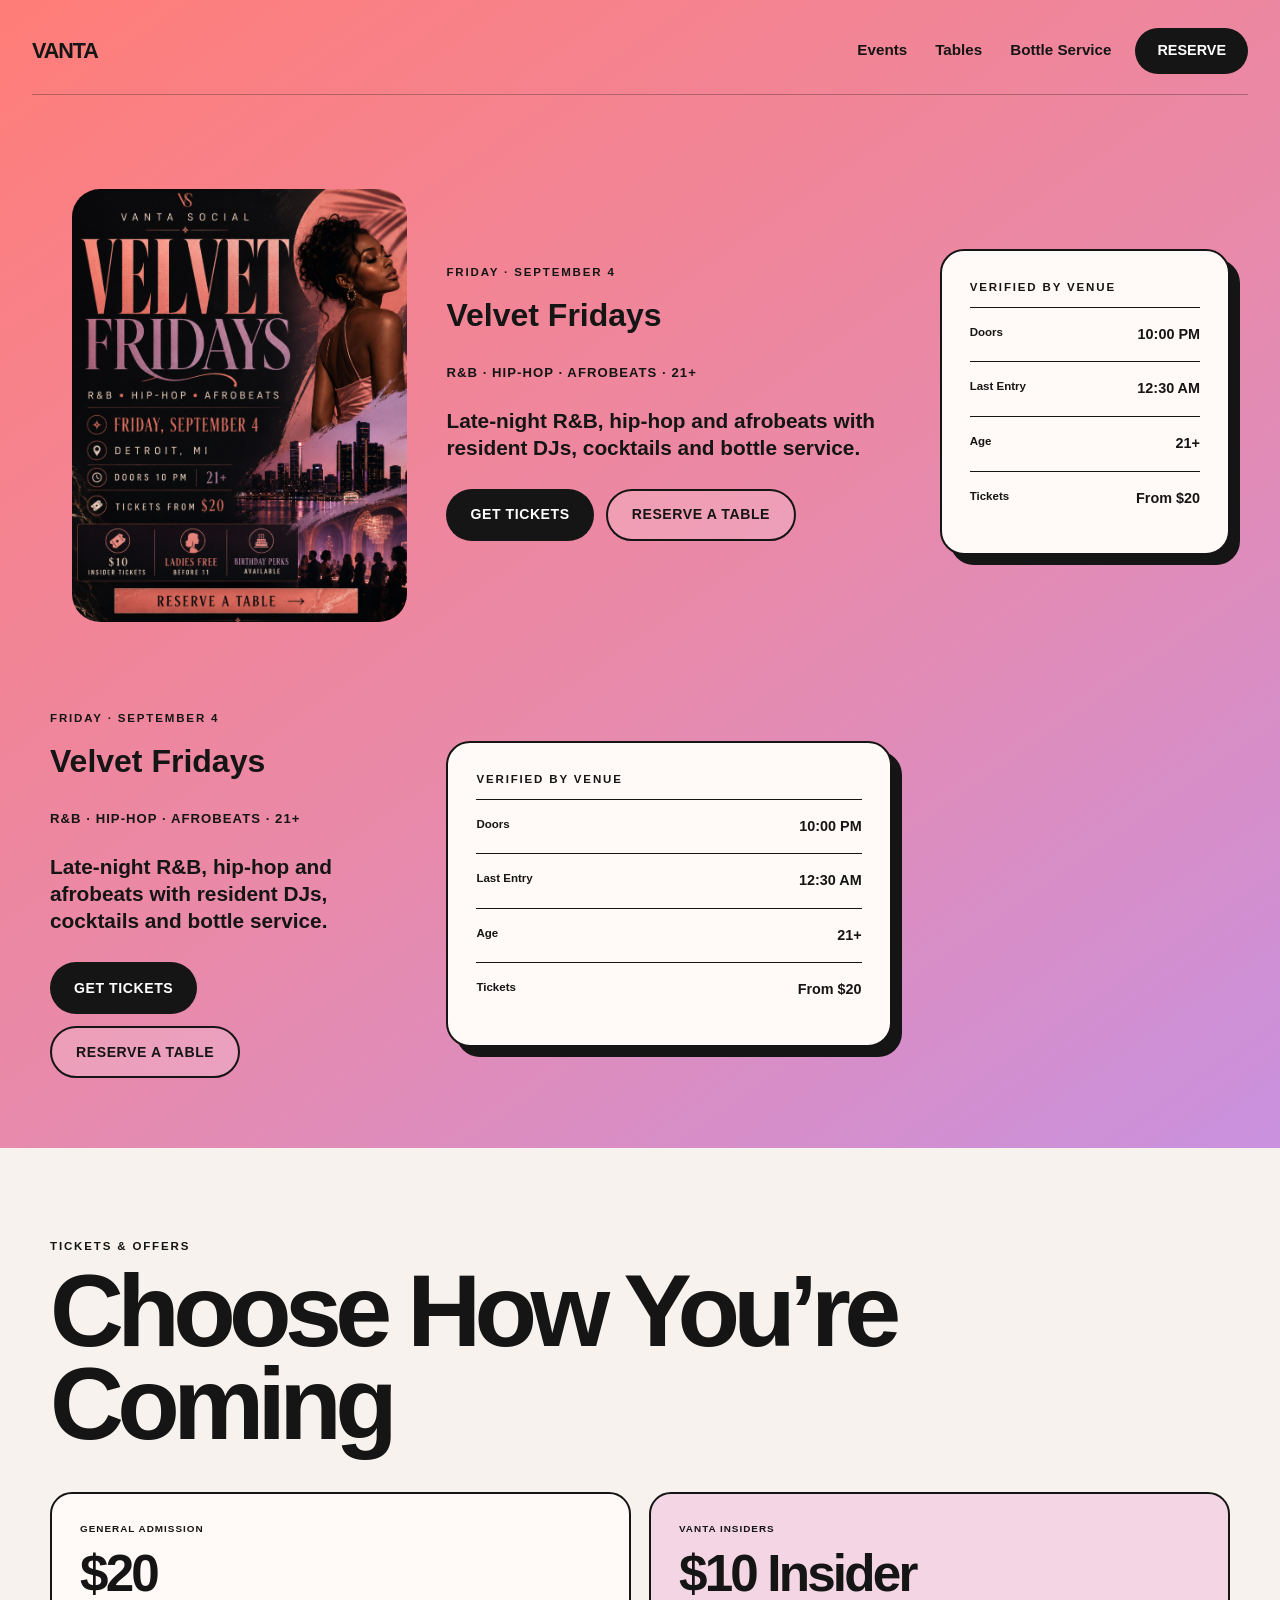
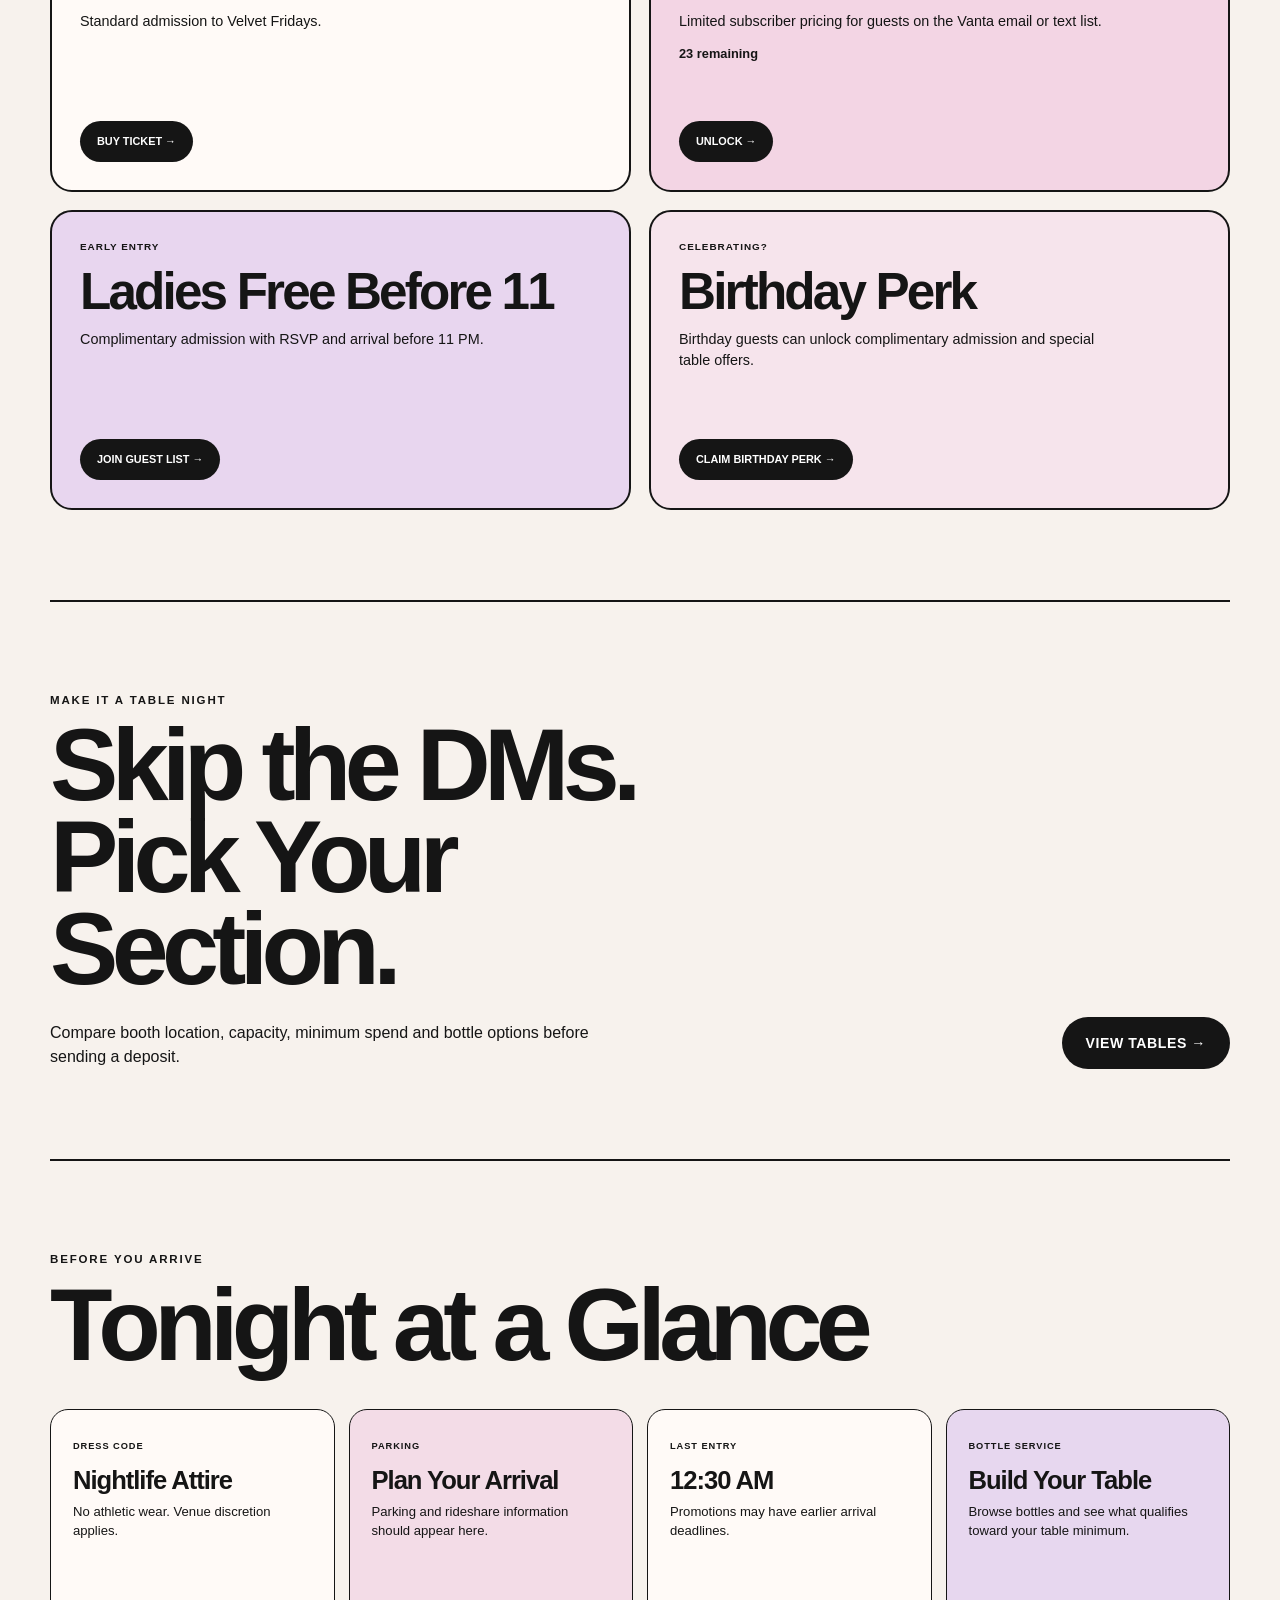
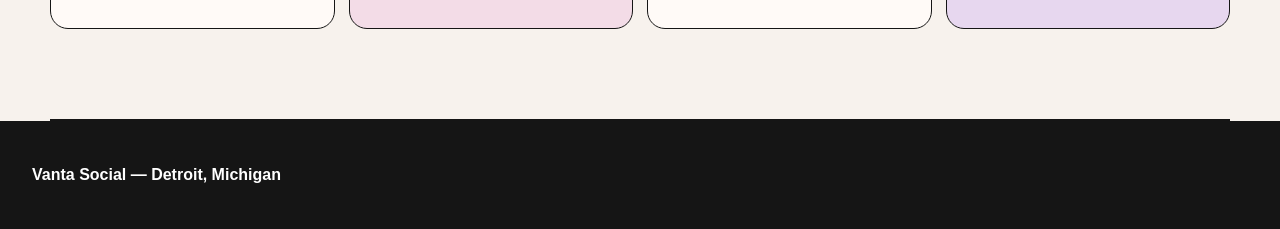
<file: events/velvet-fridays-sep-4.html>
<!DOCTYPE html>
<html lang="en">

<head>
  <meta charset="UTF-8">

  <meta
    name="viewport"
    content="width=device-width, initial-scale=1.0"
  >

  <title>
    Velvet Fridays | Vanta Social Detroit
  </title>

  <meta
    name="description"
    content="Velvet Fridays at Vanta Social in Detroit. R&B, hip-hop and afrobeats. Doors at 10 PM. Tickets, guest list, birthday perks and table reservations."
  >

  <link
    rel="stylesheet"
    href="../styles.css"
  >


  <!-- GOOGLE EVENT DATA -->

  <script type="application/ld+json">
  {
    "@context": "https://schema.org",
    "@type": "Event",
    "name": "Velvet Fridays",
    "description": "Late-night R&B, hip-hop and afrobeats at Vanta Social in Detroit.",
    "startDate": "2026-09-04T22:00:00-04:00",
    "endDate": "2026-09-05T02:00:00-04:00",
    "eventStatus": "https://schema.org/EventScheduled",
    "eventAttendanceMode": "https://schema.org/OfflineEventAttendanceMode",

    "location": {
      "@type": "Place",
      "name": "Vanta Social",
      "address": {
        "@type": "PostalAddress",
        "streetAddress": "123 Example Street",
        "addressLocality": "Detroit",
        "addressRegion": "MI",
        "postalCode": "48201",
        "addressCountry": "US"
      }
    },

    "organizer": {
      "@type": "Organization",
      "name": "Vanta Social"
    },

    "offers": {
      "@type": "Offer",
      "url": "https://portfolio-nightclub.vercel.app/events/velvet-fridays-sep-4.html",
      "price": "20",
      "priceCurrency": "USD",
      "availability": "https://schema.org/InStock",
      "validFrom": "2026-08-20T12:00:00-04:00"
    }
  }
  </script>

</head>


<body>

  <header class="event-page-hero">

    <nav class="navbar">

      <a
        href="../index.html"
        class="logo"
      >
        VANTA
      </a>

      <div class="nav-links">

        <a href="../index.html#events">
          Events
        </a>

        <a href="../index.html#tables">
          Tables
        </a>

        <a href="../index.html#bottle-service">
          Bottle Service
        </a>

      </div>

      <a
        href="../index.html#tables"
        class="nav-button"
      >
        Reserve
      </a>

    </nav>

<div class="event-page-grid">

  <div class="event-image-wrap">

    <img
      src="../images/velvet-fridays.png"
      alt="Velvet Fridays event flyer at Vanta Social"
      class="event-page-image"
    >

  </div>


  <div class="event-page-copy">

    <p class="section-kicker">
      FRIDAY · SEPTEMBER 4
    </p>

    <h1>
      Velvet
      Fridays
    </h1>

    <p class="event-page-vibe">
      R&B · HIP-HOP · AFROBEATS · 21+
    </p>

    <p class="event-page-description">
      Late-night R&B, hip-hop and afrobeats
      with resident DJs, cocktails and bottle service.
    </p>


    <div class="event-page-actions">

      <a
        href="#tickets"
        class="primary-button"
      >
        Get Tickets
      </a>

      <a
        href="../index.html#tables"
        class="secondary-button"
      >
        Reserve a Table
      </a>

    </div>

  </div>


  <aside class="event-page-info">

    <p class="section-kicker">
      VERIFIED BY VENUE
    </p>

    <div class="event-info-row">
      <span>Doors</span>
      <strong>10:00 PM</strong>
    </div>

    <div class="event-info-row">
      <span>Last Entry</span>
      <strong>12:30 AM</strong>
    </div>

    <div class="event-info-row">
      <span>Age</span>
      <strong>21+</strong>
    </div>

    <div class="event-info-row">
      <span>Tickets</span>
      <strong>From $20</strong>
    </div>

  </aside>

</div>
    <div class="event-page-grid">

      <div class="event-page-copy">

        <p class="section-kicker">
          FRIDAY · SEPTEMBER 4
        </p>

        <h1>
          Velvet
          Fridays
        </h1>

        <p class="event-page-vibe">
          R&B · HIP-HOP · AFROBEATS · 21+
        </p>

        <p class="event-page-description">
          Late-night R&B, hip-hop and afrobeats
          with resident DJs, cocktails and bottle service.
        </p>


        <div class="event-page-actions">

          <a
            href="#tickets"
            class="primary-button"
          >
            Get Tickets
          </a>

          <a
            href="../index.html#tables"
            class="secondary-button"
          >
            Reserve a Table
          </a>

        </div>

      </div>


      <aside class="event-page-info">

        <p class="section-kicker">
          VERIFIED BY VENUE
        </p>

        <div class="event-info-row">
          <span>Doors</span>
          <strong>10:00 PM</strong>
        </div>

        <div class="event-info-row">
          <span>Last Entry</span>
          <strong>12:30 AM</strong>
        </div>

        <div class="event-info-row">
          <span>Age</span>
          <strong>21+</strong>
        </div>

        <div class="event-info-row">
          <span>Tickets</span>
          <strong>From $20</strong>
        </div>

      </aside>

    </div>

  </header>


  <main class="event-page-main">

    <section id="tickets">

      <p class="section-kicker">
        TICKETS & OFFERS
      </p>

      <h2>
        Choose How You’re Coming
      </h2>


      <div class="event-offer-grid">

        <article class="event-offer-card">

          <small>
            GENERAL ADMISSION
          </small>

          <h3>
            $20
          </h3>

          <p>
            Standard admission to Velvet Fridays.
          </p>

          <button type="button">
            Buy Ticket →
          </button>

        </article>


        <article class="event-offer-card">

          <small>
            VANTA INSIDERS
          </small>

          <h3>
            $10 Insider
          </h3>

          <p>
            Limited subscriber pricing for guests
            on the Vanta email or text list.
          </p>

          <strong>
            23 remaining
          </strong>

          <button type="button">
            Unlock →
          </button>

        </article>


        <article class="event-offer-card">

          <small>
            EARLY ENTRY
          </small>

          <h3>
            Ladies Free
            Before 11
          </h3>

          <p>
            Complimentary admission with RSVP
            and arrival before 11 PM.
          </p>

          <button type="button">
            Join Guest List →
          </button>

        </article>


        <article class="event-offer-card">

          <small>
            CELEBRATING?
          </small>

          <h3>
            Birthday Perk
          </h3>

          <p>
            Birthday guests can unlock complimentary
            admission and special table offers.
          </p>

          <button type="button">
            Claim Birthday Perk →
          </button>

        </article>

      </div>

    </section>


    <section class="event-table-cta">

      <div>

        <p class="section-kicker">
          MAKE IT A TABLE NIGHT
        </p>

        <h2>
          Skip the DMs.
          Pick Your Section.
        </h2>

        <p>
          Compare booth location, capacity,
          minimum spend and bottle options before
          sending a deposit.
        </p>

      </div>

      <a
        href="../index.html#tables"
        class="primary-button"
      >
        View Tables →
      </a>

    </section>


    <section class="event-visit-info">

      <p class="section-kicker">
        BEFORE YOU ARRIVE
      </p>

      <h2>
        Tonight at a Glance
      </h2>


      <div class="visit-info-grid">

        <article>
          <small>DRESS CODE</small>
          <h3>Nightlife Attire</h3>
          <p>
            No athletic wear. Venue discretion applies.
          </p>
        </article>

        <article>
          <small>PARKING</small>
          <h3>Plan Your Arrival</h3>
          <p>
            Parking and rideshare information
            should appear here.
          </p>
        </article>

        <article>
          <small>LAST ENTRY</small>
          <h3>12:30 AM</h3>
          <p>
            Promotions may have earlier arrival deadlines.
          </p>
        </article>

        <article>
          <small>BOTTLE SERVICE</small>
          <h3>Build Your Table</h3>
          <p>
            Browse bottles and see what qualifies
            toward your table minimum.
          </p>
        </article>

      </div>

    </section>

  </main>


  <footer>
    <p>
      Vanta Social — Detroit, Michigan
    </p>
  </footer>

</body>

</html>
</file>
<file: styles.css>
* {
  margin: 0;
  padding: 0;
  box-sizing: border-box;
}

html {
  scroll-behavior: smooth;
}

body {
  font-family: Arial, Helvetica, sans-serif;
  background: #f7f2ed;
  color: #151515;
  line-height: 1.5;
}

a {
  color: inherit;
  text-decoration: none;
}

/* HERO */

.hero {
  min-height: 100vh;
  padding: 28px 32px 24px;
  display: flex;
  flex-direction: column;
  justify-content: space-between;

  background:
    radial-gradient(
      circle at 82% 20%,
      rgba(255, 255, 255, 0.24),
      transparent 30%
    ),
    linear-gradient(
      145deg,
      #ff776e 0%,
      #ef7f9e 48%,
      #c487df 100%
    );
}

/* NAVIGATION */

.navbar {
  display: flex;
  align-items: center;
  justify-content: space-between;
  gap: 24px;
  padding-bottom: 20px;
  border-bottom: 1px solid rgba(21, 21, 21, 0.3);
}

.logo {
  font-size: 1.35rem;
  font-weight: 900;
  letter-spacing: -0.05em;
}

.nav-links {
  display: flex;
  gap: 28px;
  margin-left: auto;
  font-size: 0.95rem;
  font-weight: 700;
}

.nav-links a:hover {
  opacity: 0.6;
}

.nav-button {
  background: #151515;
  color: white;
  padding: 12px 22px;
  border-radius: 100px;
  font-size: 0.9rem;
  font-weight: 800;
  text-transform: uppercase;
}

/* OPEN STATUS */

.hero-status {
  width: fit-content;
  display: flex;
  align-items: center;
  gap: 9px;
  margin-top: 28px;

  background: rgba(255, 255, 255, 0.42);
  border: 1px solid rgba(21, 21, 21, 0.18);

  padding: 8px 13px;
  border-radius: 100px;

  font-size: 0.78rem;
  font-weight: 900;
  letter-spacing: 0.08em;
}

.status-dot {
  width: 9px;
  height: 9px;
  border-radius: 50%;
  background: #61ff83;
  border: 1px solid #151515;
}

/* HERO CONTENT */

.hero-content {
  width: 100%;
  display: grid;
  grid-template-columns: 1.45fr 0.75fr;
  gap: 60px;
  align-items: end;
  margin: 55px 0;
}

.hero-copy {
  max-width: 850px;
}

.eyebrow {
  margin-bottom: 14px;
  font-size: 0.95rem;
  font-weight: 900;
  letter-spacing: 0.12em;
}

.hero h1 {
  font-size: clamp(5rem, 11vw, 10rem);
  line-height: 0.72;
  letter-spacing: -0.085em;
  font-weight: 900;
}

.hero h1 span {
  display: block;
}

.hero-description {
  max-width: 720px;
  margin-top: 34px;
  font-size: clamp(1.1rem, 2vw, 1.55rem);
  font-weight: 700;
  line-height: 1.25;
}

/* BUTTONS */

.hero-buttons {
  display: flex;
  flex-wrap: wrap;
  gap: 12px;
  margin-top: 28px;
}

.primary-button,
.secondary-button {
  display: inline-flex;
  align-items: center;
  justify-content: center;

  min-height: 52px;
  padding: 0 24px;

  border-radius: 100px;
  font-weight: 900;
  text-transform: uppercase;
  font-size: 0.88rem;
  letter-spacing: 0.04em;
}

.primary-button {
  background: #151515;
  color: #ffffff;
}

.secondary-button {
  border: 2px solid #151515;
  background: rgba(255, 255, 255, 0.18);
}

/* TONIGHT CARD */

.tonight-card {
  width: 100%;
  max-width: 390px;
  justify-self: end;

  background: #f7f2ed;
  border: 2px solid #151515;
  border-radius: 24px;

  padding: 26px;

  box-shadow: 10px 10px 0 #151515;
}

.card-label {
  font-size: 0.76rem;
  font-weight: 900;
  letter-spacing: 0.13em;
  margin-bottom: 15px;
}

.tonight-card h2 {
  font-size: clamp(2.2rem, 4vw, 3.6rem);
  line-height: 0.9;
  letter-spacing: -0.05em;
  margin-bottom: 20px;
}

.event-meta {
  display: flex;
  justify-content: space-between;
  gap: 15px;
  padding-bottom: 18px;
  margin-bottom: 18px;
  border-bottom: 1px solid #151515;

  font-size: 0.75rem;
  font-weight: 900;
}

.verified-time {
  display: flex;
  gap: 12px;
  align-items: flex-start;

  background: #f3d5e4;
  padding: 15px;
  border-radius: 14px;

  margin-bottom: 18px;
}

.verified-time > span {
  width: 30px;
  height: 30px;

  display: grid;
  place-items: center;

  flex: 0 0 auto;

  border: 1px solid #151515;
  border-radius: 50%;

  font-weight: 900;
}

.verified-time div {
  display: flex;
  flex-direction: column;
}

.verified-time small {
  font-size: 0.65rem;
  font-weight: 900;
  letter-spacing: 0.1em;
  margin-bottom: 3px;
}

.verified-time strong {
  font-size: 1rem;
}

.verified-time p {
  font-size: 0.78rem;
}

.ticket-row {
  display: flex;
  justify-content: space-between;
  align-items: center;

  font-size: 0.9rem;
}

.ticket-row strong {
  font-size: 1.5rem;
}

/* BOTTOM HERO LINE */

.hero-bottom {
  display: flex;
  justify-content: space-between;
  gap: 20px;

  padding-top: 18px;
  border-top: 1px solid rgba(21, 21, 21, 0.3);

  font-size: 0.76rem;
  font-weight: 900;
  letter-spacing: 0.08em;
}

/* MAIN */

main {
  background: #f7f2ed;
  padding: 0 32px;
}

section {
  max-width: 1180px;
  margin: 0 auto;
  padding: 90px 0;
  border-bottom: 2px solid #151515;
}

section h2 {
  font-size: clamp(3rem, 8vw, 6.5rem);
  line-height: 0.9;
  letter-spacing: -0.065em;
  margin-bottom: 26px;
}

section > p {
  font-size: 1.15rem;
}

/* FOOTER */

footer {
  padding: 42px 32px;
  background: #151515;
  color: #ffffff;
  font-weight: 800;
}

/* TABLET */

@media (max-width: 900px) {

  .hero-content {
    grid-template-columns: 1fr;
    gap: 42px;
    align-items: start;
  }

  .tonight-card {
    justify-self: start;
    max-width: 520px;
  }

  .hero h1 {
    font-size: clamp(5rem, 15vw, 8rem);
  }
}

/* PHONE */

@media (max-width: 650px) {

  .hero {
    padding: 20px;
    min-height: auto;
  }

  .navbar {
    gap: 12px;
  }

  .nav-links {
    display: none;
  }

  .nav-button {
    padding: 10px 16px;
  }

  .hero-status {
    margin-top: 22px;
  }

  .hero-content {
    margin: 42px 0;
  }

  .eyebrow {
    font-size: 0.75rem;
  }

  .hero h1 {
    font-size: clamp(4.4rem, 22vw, 7rem);
  }

  .hero-description {
    margin-top: 26px;
  }

  .hero-buttons {
    flex-direction: column;
  }

  .primary-button,
  .secondary-button {
    width: 100%;
  }

  .tonight-card {
    max-width: 100%;
    box-shadow: 7px 7px 0 #151515;
  }

  .hero-bottom {
    flex-direction: column;
    gap: 8px;
  }

  main {
    padding: 0 20px;
  }

  section {
    padding: 70px 0;
  }

  footer {
    padding: 34px 20px;
  }
}
/* ========================================
   NEW FEATURED EVENTS + EVENT BROWSER
======================================== */

.hidden {
  display: none !important;
}


/* SECTION FOUNDATION */

.events-section {
  max-width: 1180px;
  margin: 0 auto;
  padding: 110px 0;
}

.featured-events {
  margin-bottom: 120px;
}

.section-heading,
.browser-heading {
  display: flex;
  justify-content: space-between;
  align-items: end;
  gap: 40px;
  margin-bottom: 48px;
}

.section-kicker {
  margin-bottom: 10px;
  font-size: 0.72rem;
  font-weight: 900;
  letter-spacing: 0.16em;
}

.section-heading h2,
.browser-heading h2 {
  margin: 0;
  font-size: clamp(3.5rem, 7vw, 6.5rem);
  line-height: 0.88;
  letter-spacing: -0.065em;
}

.section-intro,
.browser-heading > p {
  max-width: 320px;
  padding-bottom: 10px;
  font-size: 1rem;
}


/* ========================================
   THIS WEEK AT VANTA
======================================== */

.headline-grid {
  display: grid;
  grid-template-columns: 1.55fr 0.9fr;
  grid-template-rows: 1fr 1fr;
  gap: 20px;
}

.headline-card {
  border: 2px solid #151515;
  border-radius: 26px;
  overflow: hidden;
}

.headline-main {
  grid-row: 1 / 3;
  min-height: 650px;

  background:
    linear-gradient(
      145deg,
      #ff7d78 0%,
      #e98caf 55%,
      #c994df 100%
    );
}

.headline-secondary {
  background: #d9b5e7;
}

.headline-third {
  background: #f2cbdc;
}

.headline-date {
  display: flex;
  justify-content: space-between;
  align-items: center;

  padding: 19px 22px;

  border-bottom: 2px solid #151515;

  font-size: 0.72rem;
  font-weight: 900;
  letter-spacing: 0.1em;
}

.headline-date strong {
  font-size: 1rem;
}

.headline-content {
  padding: 28px;
}

.headline-main .headline-content {
  min-height: 555px;

  display: flex;
  flex-direction: column;
}

.headline-tags {
  display: flex;
  flex-wrap: wrap;
  gap: 7px;

  margin-bottom: 24px;
}

.headline-tags span {
  padding: 6px 10px;

  border: 1px solid #151515;
  border-radius: 100px;

  background: rgba(255, 255, 255, 0.32);

  font-size: 0.62rem;
  font-weight: 900;
  letter-spacing: 0.04em;
}

.headline-card h3 {
  margin-bottom: 18px;

  font-size: clamp(2.5rem, 4.8vw, 5.3rem);
  line-height: 0.86;
  letter-spacing: -0.065em;
}

.headline-secondary h3,
.headline-third h3 {
  font-size: clamp(2.2rem, 3.3vw, 3.6rem);
}

.headline-card p {
  max-width: 580px;

  font-size: 1rem;
  line-height: 1.45;
}

.headline-meta {
  display: grid;
  grid-template-columns: repeat(3, 1fr);

  margin-top: auto;
  padding: 25px 0;

  border-top: 1px solid #151515;
  border-bottom: 1px solid #151515;
}

.headline-meta div {
  display: flex;
  flex-direction: column;
  gap: 4px;
}

.headline-meta small {
  font-size: 0.6rem;
  font-weight: 900;
  letter-spacing: 0.1em;
}

.headline-meta strong {
  font-size: 1rem;
}

.headline-button {
  width: fit-content;

  margin-top: 25px;
  padding: 13px 20px;

  border-radius: 100px;

  background: #151515;
  color: white;

  font-size: 0.75rem;
  font-weight: 900;
  text-transform: uppercase;
}

.headline-mini-meta {
  display: flex;
  flex-wrap: wrap;
  gap: 8px 18px;

  margin: 25px 0 15px;

  padding-top: 18px;

  border-top: 1px solid #151515;

  font-size: 0.75rem;
  font-weight: 900;
}

.text-link {
  display: inline-block;

  margin-top: 3px;

  font-size: 0.8rem;
  font-weight: 900;
  text-transform: uppercase;
}


/* ========================================
   FIND YOUR NIGHT
======================================== */

.event-browser {
  padding-top: 90px;
  border-top: 2px solid #151515;
}

.event-controls {
  display: flex;
  justify-content: space-between;
  align-items: center;
  gap: 25px;

  margin-bottom: 30px;
  padding: 14px;

  border: 2px solid #151515;
  border-radius: 18px;

  background: #ffffff;
}


/* DATE FILTERS */

.date-filters {
  display: flex;
  flex-wrap: wrap;
  gap: 7px;
}

.filter-button {
  min-height: 42px;

  padding: 0 15px;

  border: 1px solid #151515;
  border-radius: 100px;

  background: #f7f2ed;
  color: #151515;

  font: inherit;
  font-size: 0.72rem;
  font-weight: 900;

  cursor: pointer;
}

.filter-button.active {
  background: #151515;
  color: white;
}


/* GENRE FILTER */

.genre-filters {
  display: flex;
  align-items: center;
  gap: 9px;
}

.genre-filters label {
  font-size: 0.66rem;
  font-weight: 900;
  letter-spacing: 0.08em;
  text-transform: uppercase;
}

.genre-filters select {
  min-height: 42px;

  padding: 0 35px 0 14px;

  border: 1px solid #151515;
  border-radius: 100px;

  background: #f7f2ed;

  font-size: 0.76rem;
  font-weight: 800;
}


/* ========================================
   EVENT LIST
======================================== */

.event-list {
  border-top: 2px solid #151515;
}

.event-row {
  display: grid;
  grid-template-columns:
    85px
    minmax(260px, 1.5fr)
    minmax(150px, 0.75fr)
    minmax(120px, 0.55fr)
    auto;

  align-items: center;
  gap: 22px;

  min-height: 135px;
  padding: 18px 0;

  border-bottom: 1px solid #151515;
}

.event-row-date {
  display: flex;
  flex-direction: column;
  align-items: flex-start;
}

.event-row-date span,
.event-row-date small {
  font-size: 0.62rem;
  font-weight: 900;
  letter-spacing: 0.09em;
}

.event-row-date strong {
  font-size: 3rem;
  line-height: 0.9;
  letter-spacing: -0.06em;
}

.event-row-main {
  min-width: 0;
}

.event-row-label {
  display: inline-block;

  margin-bottom: 5px;
  padding: 4px 8px;

  border-radius: 100px;

  background: #f0d3e0;

  font-size: 0.55rem;
  font-weight: 900;
  letter-spacing: 0.09em;
}

.event-row-main h3 {
  margin: 0 0 4px;

  font-size: clamp(1.5rem, 2.3vw, 2.3rem);
  line-height: 1;
  letter-spacing: -0.045em;
}

.event-row-main p {
  font-size: 0.82rem;
}

.event-row-time,
.event-row-price {
  display: flex;
  flex-direction: column;
  gap: 3px;
}

.event-row-time small,
.event-row-price small {
  font-size: 0.58rem;
  font-weight: 900;
  letter-spacing: 0.1em;
}

.event-row-time strong,
.event-row-price strong {
  font-size: 0.9rem;
}

.event-row-time span {
  font-size: 0.7rem;
}

.row-button {
  display: inline-flex;
  align-items: center;
  justify-content: center;

  min-height: 42px;
  padding: 0 15px;

  border-radius: 100px;

  background: #151515;
  color: white;

  white-space: nowrap;

  font-size: 0.7rem;
  font-weight: 900;
  text-transform: uppercase;
}


/* ========================================
   CALENDAR
======================================== */

.calendar-panel {
  margin-bottom: 32px;
  padding: 24px;

  border: 2px solid #151515;
  border-radius: 22px;

  background: #f3dce7;
}

.calendar-header {
  display: flex;
  justify-content: space-between;
  align-items: center;

  margin-bottom: 22px;
}

.calendar-header h3 {
  font-size: 1.7rem;
  letter-spacing: -0.04em;
}

.calendar-arrow {
  width: 44px;
  height: 44px;

  border: 1px solid #151515;
  border-radius: 50%;

  background: #f7f2ed;

  font-size: 1rem;
  cursor: pointer;
}

.calendar-weekdays,
.calendar-grid {
  display: grid;
  grid-template-columns: repeat(7, 1fr);
}

.calendar-weekdays {
  margin-bottom: 6px;
}

.calendar-weekdays span {
  padding: 8px;

  text-align: center;

  font-size: 0.62rem;
  font-weight: 900;
  text-transform: uppercase;
}

.calendar-grid button,
.calendar-grid .calendar-empty {
  aspect-ratio: 1 / 0.72;

  border: 1px solid rgba(21, 21, 21, 0.25);

  background: #fffaf7;
}

.calendar-grid button {
  position: relative;

  min-height: 58px;

  font: inherit;
  font-weight: 800;

  cursor: pointer;
}

.calendar-grid button.has-event::after {
  content: "";

  position: absolute;
  left: 50%;
  bottom: 8px;

  width: 6px;
  height: 6px;

  transform: translateX(-50%);

  border-radius: 50%;

  background: #d078aa;
}

.calendar-grid button.selected {
  background: #151515;
  color: white;
}

.calendar-grid button.selected::after {
  background: white;
}


/* NO EVENTS */

.no-events {
  padding: 45px 0;

  border-bottom: 1px solid #151515;

  font-size: 1.4rem;
  font-weight: 800;
}


/* ========================================
   TABLET
======================================== */

@media (max-width: 900px) {

  .headline-grid {
    grid-template-columns: 1fr;
    grid-template-rows: auto;
  }

  .headline-main {
    grid-row: auto;
    min-height: 570px;
  }

  .headline-secondary,
  .headline-third {
    min-height: 350px;
  }

  .event-controls {
    align-items: flex-start;
    flex-direction: column;
  }

  .event-row {
    grid-template-columns:
      70px
      minmax(200px, 1.5fr)
      minmax(130px, 0.8fr)
      auto;
  }

  .event-row-price {
    display: none;
  }
}


/* ========================================
   MOBILE
======================================== */

@media (max-width: 650px) {

  .events-section {
    padding: 75px 0;
  }

  .featured-events {
    margin-bottom: 85px;
  }

  .section-heading,
  .browser-heading {
    flex-direction: column;
    align-items: flex-start;

    margin-bottom: 32px;
  }

  .section-heading h2,
  .browser-heading h2 {
    font-size: clamp(3rem, 15vw, 4.5rem);
  }

  .headline-main {
    min-height: 540px;
  }

  .headline-content {
    padding: 22px;
  }

  .headline-meta {
    grid-template-columns: 1fr;
    gap: 13px;
  }

  .event-browser {
    padding-top: 65px;
  }

  .date-filters {
    width: 100%;
  }

  .filter-button {
    flex: 1 1 auto;
  }

  .genre-filters {
    width: 100%;
    justify-content: space-between;
  }

  .genre-filters select {
    flex: 1;
    max-width: 220px;
  }

  .event-row {
    grid-template-columns: 58px 1fr auto;

    gap: 14px;

    padding: 20px 0;
  }

  .event-row-date strong {
    font-size: 2.4rem;
  }

  .event-row-main h3 {
    font-size: 1.45rem;
  }

  .event-row-time,
  .event-row-price {
    display: none;
  }

  .row-button {
    padding: 0 11px;
    font-size: 0.62rem;
  }

  .calendar-panel {
    padding: 14px;
  }

  .calendar-header h3 {
    font-size: 1.25rem;
  }

  .calendar-weekdays span {
    padding: 5px 2px;
    font-size: 0.52rem;
  }

  .calendar-grid button {
    min-height: 44px;
  }
}
/* ========================================
   TABLES
======================================== */

.tables-section {
  padding-top: 110px;
  padding-bottom: 110px;
}

.table-grid {
  display: grid;
  grid-template-columns: repeat(3, 1fr);
  gap: 18px;
}

.table-card {
  min-height: 520px;
  padding: 26px;

  display: flex;
  flex-direction: column;

  border: 2px solid #151515;
  border-radius: 24px;

  background: #fffaf7;
}

.table-card-featured {
  background: #d9b7e6;
}

.table-card-top {
  display: flex;
  justify-content: space-between;

  margin-bottom: 50px;

  font-size: 0.62rem;
  font-weight: 900;
  letter-spacing: 0.1em;
}

.table-card h3 {
  font-size: clamp(2.3rem, 4vw, 4rem);
  line-height: 0.9;
  letter-spacing: -0.06em;

  margin-bottom: 18px;
}

.table-card > p {
  font-size: 0.9rem;
  line-height: 1.5;
}

.table-price {
  display: flex;
  flex-direction: column;

  margin-top: auto;
  padding-top: 30px;
}

.table-price small {
  font-size: 0.6rem;
  font-weight: 900;
}

.table-price strong {
  font-size: 3rem;
  line-height: 1;
}

.table-credit {
  margin: 18px 0;
  padding: 14px;

  border: 1px solid #151515;
  border-radius: 13px;

  background: #f3d8e5;

  font-size: 0.73rem;
}

.table-credit strong {
  display: block;
  margin-top: 3px;
}

.table-select-button {
  min-height: 48px;

  border: 0;
  border-radius: 100px;

  background: #151515;
  color: white;

  font: inherit;
  font-size: 0.7rem;
  font-weight: 900;
  text-transform: uppercase;

  cursor: pointer;
}

.birthday-includes {
  display: grid;
  gap: 10px;

  margin: auto 0 22px;

  font-size: 0.78rem;
  font-weight: 800;
}


/* TABLE REQUEST */

.table-request-panel {
  margin-top: 45px;
  padding: 35px;

  display: grid;
  grid-template-columns: 0.8fr 1.4fr;
  gap: 60px;

  border: 2px solid #151515;
  border-radius: 26px;

  background: #f2d7e3;
}

.table-request-copy h3 {
  font-size: clamp(2.6rem, 5vw, 5rem);
  line-height: 0.9;
  letter-spacing: -0.06em;

  margin-bottom: 20px;
}

.table-request-copy > p:last-child {
  max-width: 380px;
}


/* ========================================
   FORMS
======================================== */

.nightlife-form {
  width: 100%;
}

.form-grid {
  display: grid;
  grid-template-columns: repeat(2, 1fr);
  gap: 14px;
}

.nightlife-form label {
  display: flex;
  flex-direction: column;
  gap: 6px;

  font-size: 0.62rem;
  font-weight: 900;
  text-transform: uppercase;
  letter-spacing: 0.06em;
}

.nightlife-form input,
.nightlife-form select {
  width: 100%;
  min-height: 48px;

  padding: 0 13px;

  border: 1px solid #151515;
  border-radius: 10px;

  background: #fffaf7;
  color: #151515;

  font: inherit;
  font-size: 0.9rem;
}

.form-submit-button {
  width: 100%;
  min-height: 50px;

  margin-top: 16px;

  border: 0;
  border-radius: 100px;

  background: #151515;
  color: white;

  font: inherit;
  font-size: 0.72rem;
  font-weight: 900;
  text-transform: uppercase;

  cursor: pointer;
}

.form-message {
  margin-top: 15px;

  padding: 12px;

  border: 1px solid #151515;
  border-radius: 10px;

  font-size: 0.75rem;
  font-weight: 900;
}


/* ========================================
   GUEST LIST
======================================== */

.guest-section {
  padding: 110px 0;
}

.guest-layout {
  display: grid;
  grid-template-columns: 1fr 1fr;
  gap: 70px;
}

.guest-copy h2 {
  max-width: 600px;

  font-size: clamp(3.5rem, 7vw, 6.5rem);
  line-height: 0.86;
  letter-spacing: -0.07em;

  margin-bottom: 30px;
}

.guest-copy > p {
  max-width: 490px;
}

.guest-benefits {
  display: grid;
  grid-template-columns: repeat(3, 1fr);

  margin-top: 40px;

  border-top: 1px solid #151515;
  border-bottom: 1px solid #151515;
}

.guest-benefits div {
  padding: 22px 12px;
}

.guest-benefits strong,
.guest-benefits span {
  display: block;
}

.guest-benefits strong {
  font-size: 1.6rem;
}

.guest-benefits span {
  margin-top: 4px;
  font-size: 0.68rem;
}

.guest-form {
  padding: 28px;

  border: 2px solid #151515;
  border-radius: 24px;

  background: #fffaf7;
}

.consent-copy {
  margin-top: 13px;

  font-size: 0.6rem;
  line-height: 1.4;
}


/* ========================================
   INSIDERS
======================================== */

.insider-section {
  padding: 90px 0;
}

.insider-box {
  padding: 50px;

  display: grid;
  grid-template-columns: 1.2fr 0.8fr;
  gap: 70px;
  align-items: center;

  border: 2px solid #151515;
  border-radius: 30px;

  background:
    linear-gradient(
      135deg,
      #ff8179,
      #dda1c7,
      #caa1df
    );
}

.insider-box h2 {
  max-width: 700px;

  margin-bottom: 22px;

  font-size: clamp(3rem, 6vw, 6rem);
  line-height: 0.86;
  letter-spacing: -0.065em;
}

.insider-box > div > p:last-child {
  max-width: 560px;
}

.insider-form {
  display: grid;
  gap: 10px;
}

.insider-form input,
.insider-form button {
  min-height: 52px;

  padding: 0 15px;

  border: 1px solid #151515;
  border-radius: 100px;

  font: inherit;
}

.insider-form input {
  background: #fffaf7;
}

.insider-form button {
  background: #151515;
  color: white;

  font-size: 0.72rem;
  font-weight: 900;
  text-transform: uppercase;

  cursor: pointer;
}


/* ========================================
   VISIT TONIGHT
======================================== */

.visit-section {
  padding: 110px 0;
}

.visit-grid {
  display: grid;
  grid-template-columns: repeat(4, 1fr);

  border-top: 2px solid #151515;
  border-left: 2px solid #151515;
}

.visit-card {
  min-height: 300px;
  padding: 24px;

  display: flex;
  flex-direction: column;

  border-right: 2px solid #151515;
  border-bottom: 2px solid #151515;

  background: #fffaf7;
}

.visit-card:nth-child(2) {
  background: #efd3e1;
}

.visit-card:nth-child(3) {
  background: #d8bee7;
}

.visit-number {
  margin-bottom: auto;

  font-size: 0.65rem;
  font-weight: 900;
}

.visit-card small {
  margin-bottom: 7px;

  font-size: 0.6rem;
  font-weight: 900;
  letter-spacing: 0.1em;
}

.visit-card h3 {
  font-size: clamp(2rem, 3.2vw, 3.6rem);
  line-height: 0.9;
  letter-spacing: -0.055em;

  margin-bottom: 14px;
}

.visit-card p {
  font-size: 0.8rem;
  line-height: 1.45;
}

.visit-card-wide {
  grid-column: span 2;

  min-height: 250px;

  display: grid;
  grid-template-columns: 1fr 1fr;
  gap: 30px;
}

.location-info {
  display: flex;
  flex-direction: column;
  justify-content: flex-end;
  align-items: flex-start;
}

.directions-button {
  margin-top: 20px;

  min-height: 44px;
  padding: 0 15px;

  border: 0;
  border-radius: 100px;

  background: #151515;
  color: white;

  font: inherit;
  font-size: 0.7rem;
  font-weight: 900;

  cursor: pointer;
}

.contact-card {
  background: #151515;
  color: white;
}

.contact-actions {
  display: flex;
  flex-direction: column;
  justify-content: flex-end;
  gap: 9px;
}

.contact-actions a {
  padding-bottom: 7px;

  border-bottom: 1px solid white;

  font-size: 0.9rem;
  font-weight: 800;
}


/* ========================================
   RESPONSIVE
======================================== */

@media (max-width: 900px) {

  .table-grid {
    grid-template-columns: 1fr;
  }

  .table-request-panel,
  .guest-layout,
  .insider-box {
    grid-template-columns: 1fr;
  }

  .visit-grid {
    grid-template-columns: repeat(2, 1fr);
  }

}


@media (max-width: 650px) {

  .tables-section,
  .guest-section,
  .visit-section {
    padding: 75px 0;
  }

  .table-request-panel {
    padding: 22px;
  }

  .form-grid {
    grid-template-columns: 1fr;
  }

  .guest-benefits {
    grid-template-columns: 1fr;
  }

  .insider-box {
    padding: 28px;
  }

  .visit-grid {
    grid-template-columns: 1fr;
  }

  .visit-card-wide {
    grid-column: span 1;
    grid-template-columns: 1fr;
  }

}
/* ========================================
   EVENT CREDITS
======================================== */

.event-credits {
  display: grid;
  grid-template-columns: repeat(3, 1fr);
  gap: 18px;

  margin: 28px 0;
  padding: 20px 0;

  border-top: 1px solid #151515;
  border-bottom: 1px solid #151515;
}

.event-credits div {
  display: flex;
  flex-direction: column;
  gap: 4px;
}

.event-credits small {
  font-size: 0.58rem;
  font-weight: 900;
  letter-spacing: 0.1em;
}

.event-credits strong,
.event-credits a {
  font-size: 0.85rem;
  font-weight: 800;
}


/* ========================================
   SOCIAL STRIP
======================================== */

.social-strip {
  max-width: 1180px;
  margin: 0 auto;

  padding: 90px 0;

  display: flex;
  justify-content: space-between;
  align-items: end;
  gap: 50px;

  border-bottom: 0;
}

.social-strip h2 {
  margin: 0;

  font-size: clamp(3rem, 7vw, 6rem);
  line-height: 0.88;
  letter-spacing: -0.06em;
}

.social-links {
  display: flex;
  flex-direction: column;
  gap: 10px;
}

.social-links a {
  min-width: 220px;

  padding: 14px 0;

  border-bottom: 1px solid #151515;

  font-size: 1.1rem;
  font-weight: 900;
}


/* ========================================
   MOBILE
======================================== */

@media (max-width: 650px) {

  .event-credits {
    grid-template-columns: 1fr;
    gap: 12px;
  }

  .social-strip {
    flex-direction: column;
    align-items: flex-start;

    padding: 65px 0;
  }

  .social-links {
    width: 100%;
  }

  .social-links a {
    width: 100%;
    min-width: 0;
  }

}
/* ========================================
   TABLES + BOTTLE SERVICE
======================================== */

.tables-section {
  max-width: 1180px;
  margin: 0 auto;
  padding: 110px 0;
  border-top: 2px solid #151515;
}

.tables-heading,
.bottle-heading {
  display: flex;
  justify-content: space-between;
  align-items: end;
  gap: 40px;
  margin-bottom: 48px;
}

.tables-heading h2,
.bottle-heading h2 {
  margin: 0;
  font-size: clamp(3.7rem, 7vw, 6.5rem);
  line-height: 0.88;
  letter-spacing: -0.065em;
}

.tables-heading > p,
.bottle-heading > p {
  max-width: 340px;
  padding-bottom: 8px;
  font-size: 1rem;
}


/* ========================================
   SECTION / BOOTH CARDS
======================================== */

.section-grid {
  display: grid;
  grid-template-columns: repeat(2, 1fr);
  gap: 20px;
}

.section-card {
  overflow: hidden;

  border: 2px solid #151515;
  border-radius: 26px;

  background: #fffaf7;
}

.section-card-top {
  display: flex;
  justify-content: space-between;
  align-items: center;

  padding: 16px 20px;

  border-bottom: 1px solid #151515;

  font-size: 0.7rem;
  font-weight: 900;
  letter-spacing: 0.08em;
}

.availability-badge {
  padding: 6px 10px;

  border: 1px solid #151515;
  border-radius: 100px;

  background: #f3d5e4;

  font-size: 0.58rem;
  font-weight: 900;
}

.availability-badge.premium {
  background: #e3d3ed;
}

.section-visual {
  min-height: 210px;

  display: flex;
  align-items: flex-end;

  padding: 24px;

  border-bottom: 2px solid #151515;

  background:
    linear-gradient(
      145deg,
      #f4d7e5 0%,
      #e7c7eb 52%,
      #d5bee7 100%
    );

  font-size: clamp(2.2rem, 4vw, 4rem);
  font-weight: 900;
  letter-spacing: -0.055em;
}

.section-card-body {
  padding: 24px;
}

.section-type {
  margin-bottom: 6px;

  font-size: 0.62rem;
  font-weight: 900;
  letter-spacing: 0.12em;
}

.section-card h3 {
  margin-bottom: 12px;

  font-size: clamp(2rem, 3vw, 3rem);
  line-height: 0.95;
  letter-spacing: -0.05em;
}

.section-description {
  max-width: 500px;
  margin-bottom: 24px;

  font-size: 0.95rem;
  line-height: 1.45;
}

.section-stats {
  display: grid;
  grid-template-columns: repeat(3, 1fr);

  padding: 18px 0;
  margin-bottom: 18px;

  border-top: 1px solid #151515;
  border-bottom: 1px solid #151515;
}

.section-stats div {
  display: flex;
  flex-direction: column;
  gap: 3px;
}

.section-stats small {
  font-size: 0.56rem;
  font-weight: 900;
  letter-spacing: 0.09em;
}

.section-stats strong {
  font-size: 0.9rem;
}

.credit-offer {
  margin-bottom: 20px;
  padding: 14px 15px;

  border-radius: 14px;

  background: #f3dce7;

  font-size: 0.82rem;
}

.credit-offer strong {
  display: block;
  margin-top: 2px;
}

.section-select-button {
  min-height: 46px;

  padding: 0 18px;

  border: 0;
  border-radius: 100px;

  background: #151515;
  color: #ffffff;

  font: inherit;
  font-size: 0.72rem;
  font-weight: 900;
  text-transform: uppercase;

  cursor: pointer;
}


/* ========================================
   BOTTLE SERVICE
======================================== */

.bottle-service {
  margin-top: 130px;
  padding-top: 90px;

  border-top: 2px solid #151515;
}

.bottle-tabs {
  display: flex;
  flex-wrap: wrap;
  gap: 8px;

  margin-bottom: 28px;
}

.bottle-tab {
  min-height: 42px;

  padding: 0 15px;

  border: 1px solid #151515;
  border-radius: 100px;

  background: #fffaf7;
  color: #151515;

  font: inherit;
  font-size: 0.7rem;
  font-weight: 900;

  cursor: pointer;
}

.bottle-tab.active {
  background: #151515;
  color: white;
}


/* ========================================
   BOTTLE MENU
======================================== */

.bottle-menu {
  display: grid;
  grid-template-columns: repeat(3, 1fr);
  gap: 16px;
}

.bottle-item {
  min-height: 250px;

  display: flex;
  flex-direction: column;

  padding: 22px;

  border: 1px solid #151515;
  border-radius: 20px;

  background: #fffaf7;
}

.bottle-item small {
  display: block;

  margin-bottom: 8px;

  font-size: 0.58rem;
  font-weight: 900;
  letter-spacing: 0.1em;
}

.bottle-item h3 {
  margin-bottom: 8px;

  font-size: 1.55rem;
  line-height: 1;
  letter-spacing: -0.04em;
}

.bottle-item p {
  margin-bottom: 18px;

  font-size: 0.82rem;
  line-height: 1.4;
}

.bottle-item > strong {
  margin-top: auto;
  margin-bottom: 14px;

  font-size: 1.3rem;
}

.add-bottle {
  min-height: 42px;

  padding: 0 15px;

  border: 1px solid #151515;
  border-radius: 100px;

  background: #151515;
  color: #ffffff;

  font: inherit;
  font-size: 0.68rem;
  font-weight: 900;
  text-transform: uppercase;

  cursor: pointer;
}

.featured-package {
  background:
    linear-gradient(
      145deg,
      #f4d7e5,
      #e3d2ef
    );
}


/* ========================================
   BOOKING BUILDER
======================================== */

.booking-builder {
  margin-top: 28px;

  display: grid;
  grid-template-columns: 1.4fr 0.7fr 1fr auto;
  gap: 24px;
  align-items: center;

  padding: 24px;

  border: 2px solid #151515;
  border-radius: 22px;

  background: #151515;
  color: white;
}

.booking-builder small {
  font-size: 0.58rem;
  font-weight: 900;
  letter-spacing: 0.1em;
}

.booking-builder h3 {
  margin: 4px 0 6px;

  font-size: 1.9rem;
  line-height: 1;
  letter-spacing: -0.04em;
}

.booking-builder p {
  font-size: 0.8rem;
}

.builder-total {
  display: flex;
  flex-direction: column;
}

.builder-total span {
  font-size: 0.65rem;
}

.builder-total strong {
  font-size: 1.7rem;
}

.progress-track {
  width: 100%;
  height: 8px;

  overflow: hidden;

  border-radius: 100px;

  background: rgba(255, 255, 255, 0.2);
}

.progress-fill {
  width: 0%;
  height: 100%;

  border-radius: 100px;

  background: #f1cfe0;
}

.builder-progress p {
  margin-top: 7px;

  font-size: 0.68rem;
}

.continue-reservation {
  min-height: 46px;

  padding: 0 18px;

  border: 0;
  border-radius: 100px;

  background: #fffaf7;
  color: #151515;

  font: inherit;
  font-size: 0.68rem;
  font-weight: 900;
  text-transform: uppercase;
}

.continue-reservation:disabled {
  opacity: 0.4;
  cursor: not-allowed;
}


/* ========================================
   RESPONSIVE
======================================== */

@media (max-width: 900px) {

  .section-grid {
    grid-template-columns: 1fr;
  }

  .bottle-menu {
    grid-template-columns: repeat(2, 1fr);
  }

  .booking-builder {
    grid-template-columns: 1fr 1fr;
  }
}

@media (max-width: 650px) {

  .tables-section {
    padding: 75px 0;
  }

  .tables-heading,
  .bottle-heading {
    flex-direction: column;
    align-items: flex-start;
  }

  .tables-heading h2,
  .bottle-heading h2 {
    font-size: clamp(3rem, 15vw, 4.5rem);
  }

  .section-stats {
    grid-template-columns: 1fr;
    gap: 12px;
  }

  .bottle-service {
    margin-top: 90px;
    padding-top: 65px;
  }

  .bottle-menu {
    grid-template-columns: 1fr;
  }

  .booking-builder {
    grid-template-columns: 1fr;
  }

  .continue-reservation {
    width: 100%;
  }
}
/* ========================================
   RESERVATION FLOW
======================================== */

.reservation-flow {
  max-width: 1180px;
  margin: 90px auto 0;
  padding: 0;

  border: 2px solid #151515;
  border-radius: 28px;

  overflow: hidden;

  background: #fffaf7;
}

.reservation-header {
  display: flex;
  justify-content: space-between;
  align-items: flex-start;
  gap: 30px;

  padding: 30px 34px;

  border-bottom: 2px solid #151515;

  background:
    linear-gradient(
      120deg,
      #f4d7e5,
      #e4c7ed
    );
}

.reservation-header h2 {
  margin: 0;

  font-size: clamp(3rem, 6vw, 5.5rem);
  line-height: 0.88;
  letter-spacing: -0.065em;
}

.reservation-layout {
  display: grid;
  grid-template-columns: 1.5fr 0.7fr;
  gap: 0;
}

.reservation-form {
  padding: 34px;
}

.form-grid {
  display: grid;
  grid-template-columns: repeat(2, 1fr);
  gap: 22px;
}

.reservation-form label {
  display: flex;
  flex-direction: column;
  gap: 8px;

  font-size: 0.68rem;
  font-weight: 900;
  letter-spacing: 0.06em;
  text-transform: uppercase;
}

.reservation-form input,
.reservation-form select,
.reservation-form textarea {
  width: 100%;

  border: 1px solid #151515;
  border-radius: 14px;

  background: #fffaf7;
  color: #151515;

  font: inherit;
  font-size: 1rem;
  font-weight: 600;

  text-transform: none;
  letter-spacing: normal;

  outline: none;
}

.reservation-form input,
.reservation-form select {
  min-height: 50px;
  padding: 0 14px;
}

.reservation-form textarea {
  padding: 14px;
  resize: vertical;
}

.reservation-form input:focus,
.reservation-form select:focus,
.reservation-form textarea:focus {
  border-width: 2px;
}

.full-field {
  margin-top: 22px;
}

.reservation-check {
  margin-top: 24px;

  display: flex !important;
  flex-direction: row !important;
  align-items: flex-start;
  gap: 12px !important;

  padding: 18px;

  border-radius: 14px;

  background: #f3dce7;

  text-transform: none !important;
  letter-spacing: normal !important;
  font-size: 0.78rem !important;
  line-height: 1.4;
}

.reservation-check input {
  width: 18px;
  height: 18px;
  min-height: auto;

  flex: 0 0 auto;

  margin-top: 1px;
}

.reservation-submit {
  width: 100%;
  min-height: 52px;

  margin-top: 24px;
  padding: 0 20px;

  border: 0;
  border-radius: 100px;

  background: #151515;
  color: #ffffff;

  font: inherit;
  font-size: 0.74rem;
  font-weight: 900;
  text-transform: uppercase;

  cursor: pointer;
}


/* ========================================
   RESERVATION SUMMARY
======================================== */

.reservation-summary {
  padding: 34px;

  border-left: 2px solid #151515;

  background: #f4d7e5;
}

.reservation-summary h3 {
  margin: 8px 0 28px;

  font-size: clamp(2rem, 3vw, 3.3rem);
  line-height: 0.95;
  letter-spacing: -0.05em;
}

.summary-row {
  display: flex;
  justify-content: space-between;
  align-items: center;
  gap: 20px;

  padding: 17px 0;

  border-top: 1px solid #151515;

  font-size: 0.82rem;
}

.summary-row strong {
  font-size: 1rem;
}

.summary-row.highlight {
  margin-top: 12px;
  padding: 16px;

  border: 1px solid #151515;
  border-radius: 14px;

  background: #fffaf7;
}

.summary-note {
  margin-top: 24px;

  font-size: 0.7rem;
  line-height: 1.45;
}


/* ========================================
   RESPONSIVE
======================================== */

@media (max-width: 850px) {

  .reservation-layout {
    grid-template-columns: 1fr;
  }

  .reservation-summary {
    border-left: 0;
    border-top: 2px solid #151515;
  }
}

@media (max-width: 650px) {

  .reservation-flow {
    margin-top: 60px;
  }

  .reservation-header {
    padding: 24px 20px;
  }

  .reservation-header h2 {
    font-size: 3rem;
  }

  .reservation-form {
    padding: 24px 20px;
  }

  .form-grid {
    grid-template-columns: 1fr;
  }

  .reservation-summary {
    padding: 24px 20px;
  }
}
/* ========================================
   SELECTED BOTTLE CART
======================================== */

.builder-cart {
  min-width: 0;
}

.builder-cart-header {
  display: flex;
  justify-content: space-between;
  align-items: center;
  gap: 18px;

  margin-bottom: 12px;
}

.builder-cart-header span {
  font-size: 0.58rem;
  font-weight: 900;
  letter-spacing: 0.1em;
}

.builder-cart-header strong {
  font-size: 1.65rem;
}

.selected-bottles {
  display: flex;
  flex-direction: column;
  gap: 8px;
}

.empty-cart-message {
  opacity: 0.65;
  font-size: 0.72rem !important;
}

.selected-bottle-row {
  display: grid;
  grid-template-columns: 1fr auto auto;
  align-items: center;
  gap: 10px;

  padding: 10px 12px;

  border: 1px solid rgba(255, 255, 255, 0.22);
  border-radius: 12px;

  background: rgba(255, 255, 255, 0.08);
}

.selected-bottle-info {
  min-width: 0;
}

.selected-bottle-info strong {
  display: block;

  font-size: 0.78rem;
  line-height: 1.2;
}

.selected-bottle-info span {
  display: block;

  margin-top: 2px;

  opacity: 0.7;

  font-size: 0.64rem;
}

.bottle-quantity {
  display: flex;
  align-items: center;
  gap: 6px;
}

.bottle-quantity button {
  width: 28px;
  height: 28px;

  display: grid;
  place-items: center;

  border: 1px solid rgba(255, 255, 255, 0.4);
  border-radius: 50%;

  background: transparent;
  color: white;

  font: inherit;
  font-size: 0.9rem;
  font-weight: 900;

  cursor: pointer;
}

.bottle-quantity span {
  min-width: 18px;

  text-align: center;

  font-size: 0.72rem;
  font-weight: 900;
}

.remove-bottle {
  border: 0;

  background: transparent;
  color: white;

  opacity: 0.65;

  font-size: 0.7rem;
  font-weight: 900;

  cursor: pointer;
}

.remove-bottle:hover {
  opacity: 1;
}


/* ========================================
   RESERVATION BOTTLE LIST
======================================== */

.summary-bottle-block {
  border-top: 1px solid #151515;
}

.summary-bottle-block .summary-row {
  border-top: 0;
}

.summary-bottle-list {
  display: flex;
  flex-direction: column;
  gap: 7px;

  padding-bottom: 16px;
}

.summary-bottle-item {
  display: flex;
  justify-content: space-between;
  gap: 16px;

  font-size: 0.72rem;
}

.summary-bottle-item span:last-child {
  font-weight: 900;
}


/* MOBILE */

@media (max-width: 650px) {

  .selected-bottle-row {
    grid-template-columns: 1fr auto;
  }

  .remove-bottle {
    grid-column: 1 / -1;

    justify-self: start;
  }
}
/* ========================================
   INTERACTIVE CLUB FLOORPLAN — SVG
======================================== */

.club-map {
  margin-bottom: 78px;
}

.club-map-heading {
  display: grid;
  grid-template-columns: 1.2fr 0.8fr;
  gap: 36px;
  align-items: end;
  margin-bottom: 28px;
}

.club-map-heading .section-kicker {
  grid-column: 1 / -1;
  margin-bottom: -12px;
}

.club-map-heading h3 {
  margin: 0;
  font-size: clamp(3rem, 5.5vw, 5.5rem);
  line-height: 0.88;
  letter-spacing: -0.065em;
}

.club-map-heading > p:last-child {
  max-width: 420px;
  font-size: 0.95rem;
  line-height: 1.5;
}


/* FLOORPLAN SHELL */

.floorplan-svg {
  overflow: hidden;

  border: 2px solid #151515;
  border-radius: 30px;

  background:
    radial-gradient(
      circle at 50% 30%,
      rgba(202, 148, 222, 0.16),
      transparent 28%
    ),
    linear-gradient(
      155deg,
      #0f0e11,
      #18141a 48%,
      #0d0c0f
    );

  box-shadow:
    inset 0 0 100px rgba(0,0,0,0.55);
}

.floorplan-svg svg {
  display: block;
  width: 100%;
  height: auto;
}


/* ROOM */

.map-room-outline {
  fill: none;
  stroke: rgba(255,255,255,0.1);
  stroke-width: 2;
}


/* FIXTURES */

.map-dj-booth {
  fill: #201b22;
  stroke: rgba(255,255,255,0.35);
  stroke-width: 2;
}

.map-equipment {
  fill: #0d0c0e;
  stroke: rgba(255,255,255,0.28);
  stroke-width: 2;
}

.map-bar {
  fill: #19151a;
  stroke: rgba(255,255,255,0.3);
  stroke-width: 2;
}

.map-stool {
  fill: #29232a;
  stroke: rgba(255,255,255,0.22);
  stroke-width: 2;
}


/* DANCE FLOOR */

.map-dance-floor {
  fill: rgba(255,255,255,0.025);
  stroke: rgba(255,255,255,0.16);
  stroke-width: 2;
}

.map-floor-grid {
  fill: none;
  stroke: rgba(226,176,210,0.12);
  stroke-width: 2;
}

.map-dance-label {
  fill: rgba(255,255,255,0.55);
  font-size: 18px;
  font-weight: 900;
  letter-spacing: 4px;
}


/* BOOTHS */

.map-booth {
  stroke: rgba(255,255,255,0.38);
  stroke-width: 2;

  transition:
    opacity 0.18s ease,
    stroke 0.18s ease,
    filter 0.18s ease;
}

.map-booth-dj {
  fill: rgba(180,124,203,0.33);
}

.map-booth-vip {
  fill: rgba(220,140,177,0.26);
}

.map-booth-center {
  fill: rgba(195,150,219,0.3);
}

.map-booth-main {
  fill: rgba(232,163,195,0.25);
}

.map-table {
  fill: #171318;
  stroke: rgba(255,255,255,0.42);
  stroke-width: 2;
}


/* LABELS */

.map-label-small {
  fill: white;
  font-size: 13px;
  font-weight: 900;
  letter-spacing: 3px;
}

.map-zone-title {
  fill: rgba(255,255,255,0.76);
  font-size: 14px;
  font-weight: 900;
  letter-spacing: 3px;
}

.map-booth-number {
  fill: white;
  font-size: 12px;
  font-weight: 900;
  letter-spacing: 1px;
}

.map-reserved-label {
  fill: #efc5d8;
  font-size: 10px;
  font-weight: 900;
  letter-spacing: 1.5px;
}


/* CLICKABLE MAP ZONES */

.map-zone {
  cursor: pointer;
  outline: none;
}

.map-zone:hover .map-booth,
.map-zone:focus .map-booth {
  stroke: white;

  filter:
    drop-shadow(
      0 0 12px
      rgba(228,173,207,0.35)
    );
}

.map-zone.selected .map-booth {
  stroke: white;

  filter:
    drop-shadow(
      0 0 18px
      rgba(228,173,207,0.55)
    );
}

.floorplan-svg.has-selection
.map-zone:not(.selected) {
  opacity: 0.38;
}

.map-booth.reserved {
  fill: rgba(80,80,84,0.28);
  stroke: rgba(255,255,255,0.16);
}


/* ========================================
   FLOORPLAN DETAILS PANEL
======================================== */

.floorplan-details {
  display: grid;
  grid-template-columns: 1.1fr 1.7fr;
  gap: 30px;

  padding: 24px 26px;

  border: 2px solid #151515;
  border-top: 0;

  border-radius:
    0 0 24px 24px;

  background: #fffaf7;
}

.floorplan-details h4 {
  margin: 5px 0 0;
  font-size: 1.95rem;
  line-height: 1;
  letter-spacing: -0.045em;
}

.floorplan-details small {
  font-size: 0.56rem;
  font-weight: 900;
  letter-spacing: 0.1em;
}

.floorplan-detail-stats {
  display: grid;
  grid-template-columns: repeat(4, 1fr);
  gap: 18px;
}

.floorplan-detail-stats div {
  display: flex;
  flex-direction: column;
  gap: 4px;
}

.floorplan-detail-stats strong {
  font-size: 0.9rem;
}


/* ========================================
   RESPONSIVE FLOORPLAN
======================================== */

@media (max-width: 850px) {

  .club-map-heading {
    grid-template-columns: 1fr;
  }

  .club-map-heading .section-kicker {
    grid-column: auto;
  }

  .floorplan-details {
    grid-template-columns: 1fr;
  }

  .floorplan-detail-stats {
    grid-template-columns: repeat(2, 1fr);
  }
}

@media (max-width: 650px) {

  .club-map {
    margin-bottom: 55px;
  }

  .club-map-heading h3 {
    font-size: 3.2rem;
  }

  .floorplan-details {
    padding: 20px;
  }

  .floorplan-detail-stats {
    grid-template-columns: repeat(2, 1fr);
  }

  .map-label-small {
    font-size: 15px;
  }

  .map-zone-title {
    font-size: 15px;
  }

  .map-booth-number {
    font-size: 14px;
  }

  .map-dance-label {
    font-size: 17px;
  }
}


/* ========================================
   TABLES + BOTTLE SERVICE
======================================== */

.tables-section {
  max-width: 1180px;
  margin: 0 auto;
  padding: 110px 0;
  border-top: 2px solid #151515;
}

.tables-heading,
.bottle-heading {
  display: flex;
  justify-content: space-between;
  align-items: end;
  gap: 40px;
  margin-bottom: 48px;
}

.tables-heading h2,
.bottle-heading h2 {
  margin: 0;
  font-size: clamp(3.7rem, 7vw, 6.5rem);
  line-height: 0.88;
  letter-spacing: -0.065em;
}

.tables-heading > p,
.bottle-heading > p {
  max-width: 340px;
  padding-bottom: 8px;
  font-size: 1rem;
}


/* BOOTH CARDS */

.section-grid {
  display: grid;
  grid-template-columns: repeat(2, 1fr);
  gap: 20px;
}

.section-card {
  overflow: hidden;
  border: 2px solid #151515;
  border-radius: 26px;
  background: #fffaf7;
}

.section-card-top {
  display: flex;
  justify-content: space-between;
  align-items: center;
  padding: 16px 20px;
  border-bottom: 1px solid #151515;
  font-size: 0.7rem;
  font-weight: 900;
  letter-spacing: 0.08em;
}

.availability-badge {
  padding: 6px 10px;
  border: 1px solid #151515;
  border-radius: 100px;
  background: #f3d5e4;
  font-size: 0.58rem;
  font-weight: 900;
}

.availability-badge.premium {
  background: #e3d3ed;
}

.section-visual {
  min-height: 210px;
  display: flex;
  align-items: flex-end;
  padding: 24px;
  border-bottom: 2px solid #151515;

  background:
    linear-gradient(
      145deg,
      #f4d7e5 0%,
      #e7c7eb 52%,
      #d5bee7 100%
    );

  font-size: clamp(2.2rem, 4vw, 4rem);
  font-weight: 900;
  letter-spacing: -0.055em;
}

.section-card-body {
  padding: 24px;
}

.section-type {
  margin-bottom: 6px;
  font-size: 0.62rem;
  font-weight: 900;
  letter-spacing: 0.12em;
}

.section-card h3 {
  margin-bottom: 12px;
  font-size: clamp(2rem, 3vw, 3rem);
  line-height: 0.95;
  letter-spacing: -0.05em;
}

.section-description {
  max-width: 500px;
  margin-bottom: 24px;
  font-size: 0.95rem;
  line-height: 1.45;
}

.section-stats {
  display: grid;
  grid-template-columns: repeat(3, 1fr);
  padding: 18px 0;
  margin-bottom: 18px;
  border-top: 1px solid #151515;
  border-bottom: 1px solid #151515;
}

.section-stats div {
  display: flex;
  flex-direction: column;
  gap: 3px;
}

.section-stats small {
  font-size: 0.56rem;
  font-weight: 900;
  letter-spacing: 0.09em;
}

.section-stats strong {
  font-size: 0.9rem;
}

.credit-offer {
  margin-bottom: 20px;
  padding: 14px 15px;
  border-radius: 14px;
  background: #f3dce7;
  font-size: 0.82rem;
}

.credit-offer strong {
  display: block;
  margin-top: 2px;
}

.section-select-button {
  min-height: 46px;
  padding: 0 18px;
  border: 0;
  border-radius: 100px;
  background: #151515;
  color: #ffffff;
  font: inherit;
  font-size: 0.72rem;
  font-weight: 900;
  text-transform: uppercase;
  cursor: pointer;
}


/* BOTTLE SERVICE */

.bottle-service {
  margin-top: 130px;
  padding-top: 90px;
  border-top: 2px solid #151515;
}

.bottle-tabs {
  display: flex;
  flex-wrap: wrap;
  gap: 8px;
  margin-bottom: 28px;
}

.bottle-tab {
  min-height: 42px;
  padding: 0 15px;
  border: 1px solid #151515;
  border-radius: 100px;
  background: #fffaf7;
  color: #151515;
  font: inherit;
  font-size: 0.7rem;
  font-weight: 900;
  cursor: pointer;
}

.bottle-tab.active {
  background: #151515;
  color: white;
}

.bottle-menu {
  display: grid;
  grid-template-columns: repeat(3, 1fr);
  gap: 16px;
}

.bottle-item {
  min-height: 250px;
  display: flex;
  flex-direction: column;
  padding: 22px;
  border: 1px solid #151515;
  border-radius: 20px;
  background: #fffaf7;
}

.bottle-item small {
  display: block;
  margin-bottom: 8px;
  font-size: 0.58rem;
  font-weight: 900;
  letter-spacing: 0.1em;
}

.bottle-item h3 {
  margin-bottom: 8px;
  font-size: 1.55rem;
  line-height: 1;
  letter-spacing: -0.04em;
}

.bottle-item p {
  margin-bottom: 18px;
  font-size: 0.82rem;
  line-height: 1.4;
}

.bottle-item > strong {
  margin-top: auto;
  margin-bottom: 14px;
  font-size: 1.3rem;
}

.add-bottle {
  min-height: 42px;
  padding: 0 15px;
  border: 1px solid #151515;
  border-radius: 100px;
  background: #151515;
  color: #ffffff;
  font: inherit;
  font-size: 0.68rem;
  font-weight: 900;
  text-transform: uppercase;
  cursor: pointer;
}

.featured-package {
  background:
    linear-gradient(
      145deg,
      #f4d7e5,
      #e3d2ef
    );
}


/* BOOKING BUILDER */

.booking-builder {
  margin-top: 28px;
  display: grid;
  grid-template-columns: 1.4fr 0.9fr 1fr auto;
  gap: 24px;
  align-items: center;
  padding: 24px;
  border: 2px solid #151515;
  border-radius: 22px;
  background: #151515;
  color: white;
}

.booking-builder small {
  font-size: 0.58rem;
  font-weight: 900;
  letter-spacing: 0.1em;
}

.booking-builder h3 {
  margin: 4px 0 6px;
  font-size: 1.9rem;
  line-height: 1;
  letter-spacing: -0.04em;
}

.booking-builder p {
  font-size: 0.8rem;
}

.progress-track {
  width: 100%;
  height: 8px;
  overflow: hidden;
  border-radius: 100px;
  background: rgba(255,255,255,0.2);
}

.progress-fill {
  width: 0%;
  height: 100%;
  border-radius: 100px;
  background: #f1cfe0;
}

.builder-progress p {
  margin-top: 7px;
  font-size: 0.68rem;
}

.continue-reservation {
  min-height: 46px;
  padding: 0 18px;
  border: 0;
  border-radius: 100px;
  background: #fffaf7;
  color: #151515;
  font: inherit;
  font-size: 0.68rem;
  font-weight: 900;
  text-transform: uppercase;
}

.continue-reservation:disabled {
  opacity: 0.4;
  cursor: not-allowed;
}


/* SELECTED BOTTLE CART */

.builder-cart {
  min-width: 0;
}

.builder-cart-header {
  display: flex;
  justify-content: space-between;
  align-items: center;
  gap: 18px;
  margin-bottom: 12px;
}

.builder-cart-header span {
  font-size: 0.58rem;
  font-weight: 900;
  letter-spacing: 0.1em;
}

.builder-cart-header strong {
  font-size: 1.65rem;
}

.selected-bottles {
  display: flex;
  flex-direction: column;
  gap: 8px;
}

.empty-cart-message {
  opacity: 0.65;
  font-size: 0.72rem !important;
}

.selected-bottle-row {
  display: grid;
  grid-template-columns: 1fr auto auto;
  align-items: center;
  gap: 10px;
  padding: 10px 12px;
  border: 1px solid rgba(255,255,255,0.22);
  border-radius: 12px;
  background: rgba(255,255,255,0.08);
}

.selected-bottle-info {
  min-width: 0;
}

.selected-bottle-info strong {
  display: block;
  font-size: 0.78rem;
  line-height: 1.2;
}

.selected-bottle-info span {
  display: block;
  margin-top: 2px;
  opacity: 0.7;
  font-size: 0.64rem;
}

.bottle-quantity {
  display: flex;
  align-items: center;
  gap: 6px;
}

.bottle-quantity button {
  width: 28px;
  height: 28px;
  display: grid;
  place-items: center;
  border: 1px solid rgba(255,255,255,0.4);
  border-radius: 50%;
  background: transparent;
  color: white;
  font: inherit;
  font-size: 0.9rem;
  font-weight: 900;
  cursor: pointer;
}

.bottle-quantity span {
  min-width: 18px;
  text-align: center;
  font-size: 0.72rem;
  font-weight: 900;
}

.remove-bottle {
  border: 0;
  background: transparent;
  color: white;
  opacity: 0.65;
  font-size: 0.7rem;
  font-weight: 900;
  cursor: pointer;
}

.remove-bottle:hover {
  opacity: 1;
}


/* RESERVATION BOTTLE SUMMARY */

.summary-bottle-block {
  border-top: 1px solid #151515;
}

.summary-bottle-block .summary-row {
  border-top: 0;
}

.summary-bottle-list {
  display: flex;
  flex-direction: column;
  gap: 7px;
  padding-bottom: 16px;
}

.summary-bottle-item {
  display: flex;
  justify-content: space-between;
  gap: 16px;
  font-size: 0.72rem;
}

.summary-bottle-item span:last-child {
  font-weight: 900;
}


/* ========================================
   RESERVATION FLOW
======================================== */

.reservation-flow {
  max-width: 1180px;
  margin: 90px auto 0;
  padding: 0;
  border: 2px solid #151515;
  border-radius: 28px;
  overflow: hidden;
  background: #fffaf7;
}

.reservation-header {
  display: flex;
  justify-content: space-between;
  align-items: flex-start;
  gap: 30px;
  padding: 30px 34px;
  border-bottom: 2px solid #151515;

  background:
    linear-gradient(
      120deg,
      #f4d7e5,
      #e4c7ed
    );
}

.reservation-header h2 {
  margin: 0;
  font-size: clamp(3rem, 6vw, 5.5rem);
  line-height: 0.88;
  letter-spacing: -0.065em;
}

.reservation-layout {
  display: grid;
  grid-template-columns: 1.5fr 0.7fr;
  gap: 0;
}

.reservation-form {
  padding: 34px;
}

.form-grid {
  display: grid;
  grid-template-columns: repeat(2, 1fr);
  gap: 22px;
}

.reservation-form label {
  display: flex;
  flex-direction: column;
  gap: 8px;
  font-size: 0.68rem;
  font-weight: 900;
  letter-spacing: 0.06em;
  text-transform: uppercase;
}

.reservation-form input,
.reservation-form select,
.reservation-form textarea {
  width: 100%;
  border: 1px solid #151515;
  border-radius: 14px;
  background: #fffaf7;
  color: #151515;
  font: inherit;
  font-size: 1rem;
  font-weight: 600;
  text-transform: none;
  letter-spacing: normal;
  outline: none;
}

.reservation-form input,
.reservation-form select {
  min-height: 50px;
  padding: 0 14px;
}

.reservation-form textarea {
  padding: 14px;
  resize: vertical;
}

.full-field {
  margin-top: 22px;
}

.reservation-check {
  margin-top: 24px;
  display: flex !important;
  flex-direction: row !important;
  align-items: flex-start;
  gap: 12px !important;
  padding: 18px;
  border-radius: 14px;
  background: #f3dce7;
  text-transform: none !important;
  letter-spacing: normal !important;
  font-size: 0.78rem !important;
  line-height: 1.4;
}

.reservation-check input {
  width: 18px;
  height: 18px;
  min-height: auto;
  flex: 0 0 auto;
  margin-top: 1px;
}

.reservation-submit {
  width: 100%;
  min-height: 52px;
  margin-top: 24px;
  padding: 0 20px;
  border: 0;
  border-radius: 100px;
  background: #151515;
  color: #ffffff;
  font: inherit;
  font-size: 0.74rem;
  font-weight: 900;
  text-transform: uppercase;
  cursor: pointer;
}


/* RESERVATION SUMMARY */

.reservation-summary {
  padding: 34px;
  border-left: 2px solid #151515;
  background: #f4d7e5;
}

.reservation-summary h3 {
  margin: 8px 0 28px;
  font-size: clamp(2rem, 3vw, 3.3rem);
  line-height: 0.95;
  letter-spacing: -0.05em;
}

.summary-row {
  display: flex;
  justify-content: space-between;
  align-items: center;
  gap: 20px;
  padding: 17px 0;
  border-top: 1px solid #151515;
  font-size: 0.82rem;
}

.summary-row strong {
  font-size: 1rem;
}

.summary-row.highlight {
  margin-top: 12px;
  padding: 16px;
  border: 1px solid #151515;
  border-radius: 14px;
  background: #fffaf7;
}

.summary-note {
  margin-top: 24px;
  font-size: 0.7rem;
  line-height: 1.45;
}


/* ========================================
   RESPONSIVE TABLES / BOTTLES / RESERVATION
======================================== */

@media (max-width: 900px) {

  .section-grid {
    grid-template-columns: 1fr;
  }

  .bottle-menu {
    grid-template-columns: repeat(2, 1fr);
  }

  .booking-builder {
    grid-template-columns: 1fr 1fr;
  }
}

@media (max-width: 850px) {

  .reservation-layout {
    grid-template-columns: 1fr;
  }

  .reservation-summary {
    border-left: 0;
    border-top: 2px solid #151515;
  }
}

@media (max-width: 650px) {

  .tables-section {
    padding: 75px 0;
  }

  .tables-heading,
  .bottle-heading {
    flex-direction: column;
    align-items: flex-start;
  }

  .tables-heading h2,
  .bottle-heading h2 {
    font-size: clamp(3rem, 15vw, 4.5rem);
  }

  .section-stats {
    grid-template-columns: 1fr;
    gap: 12px;
  }

  .bottle-service {
    margin-top: 90px;
    padding-top: 65px;
  }

  .bottle-menu {
    grid-template-columns: 1fr;
  }

  .booking-builder {
    grid-template-columns: 1fr;
  }

  .continue-reservation {
    width: 100%;
  }

  .selected-bottle-row {
    grid-template-columns: 1fr auto;
  }

  .remove-bottle {
    grid-column: 1 / -1;
    justify-self: start;
  }

  .reservation-flow {
    margin-top: 60px;
  }

  .reservation-header {
    padding: 24px 20px;
  }

  .reservation-header h2 {
    font-size: 3rem;
  }

  .reservation-form {
    padding: 24px 20px;
  }

  .form-grid {
    grid-template-columns: 1fr;
  }

  .reservation-summary {
    padding: 24px 20px;
  }
}
/* ========================================
   INDIVIDUAL EVENT PAGE
======================================== */

.event-page-hero {
  padding: 28px 32px 70px;

  background:
    linear-gradient(
      145deg,
      #ff7d78 0%,
      #e88aab 55%,
      #c991df 100%
    );
}

.event-page-grid {
  display: grid;
  grid-template-columns: 0.9fr 1.15fr 0.75fr;
  gap: 48px;
  align-items: center;
  max-width: 1180px;
  margin: 60px auto 0;
}

 max-width: 1180px;
margin: 0 auto;
padding-left: 48px;
padding-right: 48px;
}

.event-page-copy h1 {
  margin: 0;

  font-size: clamp(5rem, 11vw, 10rem);
  line-height: 0.74;
  letter-spacing: -0.08em;
}

.event-page-vibe {
  margin-top: 24px;

  font-size: 0.82rem;
  font-weight: 900;
  letter-spacing: 0.08em;
}

.event-page-description {
  max-width: 680px;

  margin-top: 24px;

  font-size: 1.3rem;
  font-weight: 700;
  line-height: 1.3;
}

.event-page-actions {
  display: flex;
  flex-wrap: wrap;
  gap: 12px;

  margin-top: 28px;
}

.event-page-info {
  padding: 28px;

  border: 2px solid #151515;
  border-radius: 24px;

  background: #fffaf7;

  box-shadow: 10px 10px 0 #151515;
}

.event-info-row {
  display: flex;
  justify-content: space-between;
  gap: 20px;

  padding: 16px 0;

  border-top: 1px solid #151515;
}

.event-info-row span {
  font-size: 0.72rem;
  font-weight: 800;
}

.event-info-row strong {
  font-size: 0.9rem;
}


/* MAIN EVENT PAGE */

.event-page-main {
  padding: 0 32px;

  background: #f7f2ed;
}

.event-page-main section {
  max-width: 1180px;
}


/* TICKET/OFFER GRID */

.event-offer-grid {
  display: grid;
  grid-template-columns: repeat(2, 1fr);
  gap: 18px;

  margin-top: 42px;
}

.event-offer-card {
  min-height: 300px;

  display: flex;
  flex-direction: column;

  padding: 28px;

  border: 2px solid #151515;
  border-radius: 22px;

  background: #fffaf7;
}

.event-offer-card:nth-child(2) {
  background: #f3d5e4;
}

.event-offer-card:nth-child(3) {
  background: #e8d6ef;
}

.event-offer-card:nth-child(4) {
  background: #f6e4ec;
}

.event-offer-card small {
  margin-bottom: 14px;

  font-size: 0.62rem;
  font-weight: 900;
  letter-spacing: 0.1em;
}

.event-offer-card h3 {
  margin: 0 0 14px;

  font-size: clamp(2.2rem, 4vw, 4rem);
  line-height: 0.9;
  letter-spacing: -0.055em;
}

.event-offer-card p {
  max-width: 440px;

  font-size: 0.9rem;
  line-height: 1.45;
}

.event-offer-card > strong {
  margin-top: 12px;

  font-size: 0.8rem;
}

.event-offer-card button {
  width: fit-content;

  margin-top: auto;
  padding: 12px 17px;

  border: 0;
  border-radius: 100px;

  background: #151515;
  color: white;

  font: inherit;
  font-size: 0.68rem;
  font-weight: 900;
  text-transform: uppercase;
}


/* TABLE CTA */

.event-table-cta {
  display: flex;
  justify-content: space-between;
  align-items: end;
  gap: 40px;
}

.event-table-cta > div {
  max-width: 760px;
}

.event-table-cta h2 {
  max-width: 760px;
}

.event-table-cta > div > p:last-child {
  max-width: 560px;
  margin-top: 18px;
}


/* VISIT INFO */

.visit-info-grid {
  display: grid;
  grid-template-columns: repeat(4, 1fr);
  gap: 14px;

  margin-top: 38px;
}

.visit-info-grid article {
  min-height: 220px;

  padding: 22px;

  border: 1px solid #151515;
  border-radius: 18px;

  background: #fffaf7;
}

.visit-info-grid article:nth-child(2) {
  background: #f3dce7;
}

.visit-info-grid article:nth-child(4) {
  background: #e7d7ef;
}

.visit-info-grid small {
  font-size: 0.58rem;
  font-weight: 900;
  letter-spacing: 0.1em;
}

.visit-info-grid h3 {
  margin: 12px 0 10px;

  font-size: 1.6rem;
  line-height: 1;
  letter-spacing: -0.04em;
}

.visit-info-grid p {
  font-size: 0.82rem;
  line-height: 1.4;
}


/* RESPONSIVE */

@media (max-width: 900px) {

  .event-page-grid {
    grid-template-columns: 1fr;
  }

  .event-page-info {
    max-width: 520px;
  }

  .visit-info-grid {
    grid-template-columns: repeat(2, 1fr);
  }
}

@media (max-width: 650px) {

  .event-page-hero {
    padding: 20px 20px 50px;
  }

  .event-page-grid {
    margin-top: 55px;
  }

  .event-page-copy h1 {
    font-size: clamp(4.5rem, 22vw, 7rem);
  }

  .event-page-main {
    padding: 0 20px;
  }

  .event-offer-grid {
    grid-template-columns: 1fr;
  }

  .event-table-cta {
    flex-direction: column;
    align-items: flex-start;
  }

  .visit-info-grid {
    grid-template-columns: 1fr;
  }
}
.event-image-wrap {
  max-width: 1180px;
  margin: 34px auto 28px;
  padding: 0 22px;
}

.event-page-image {
  width: 110%;
  max-width: 520px;
  height: auto;
  display: block;
  border-radius: 28px;
}
</file>
